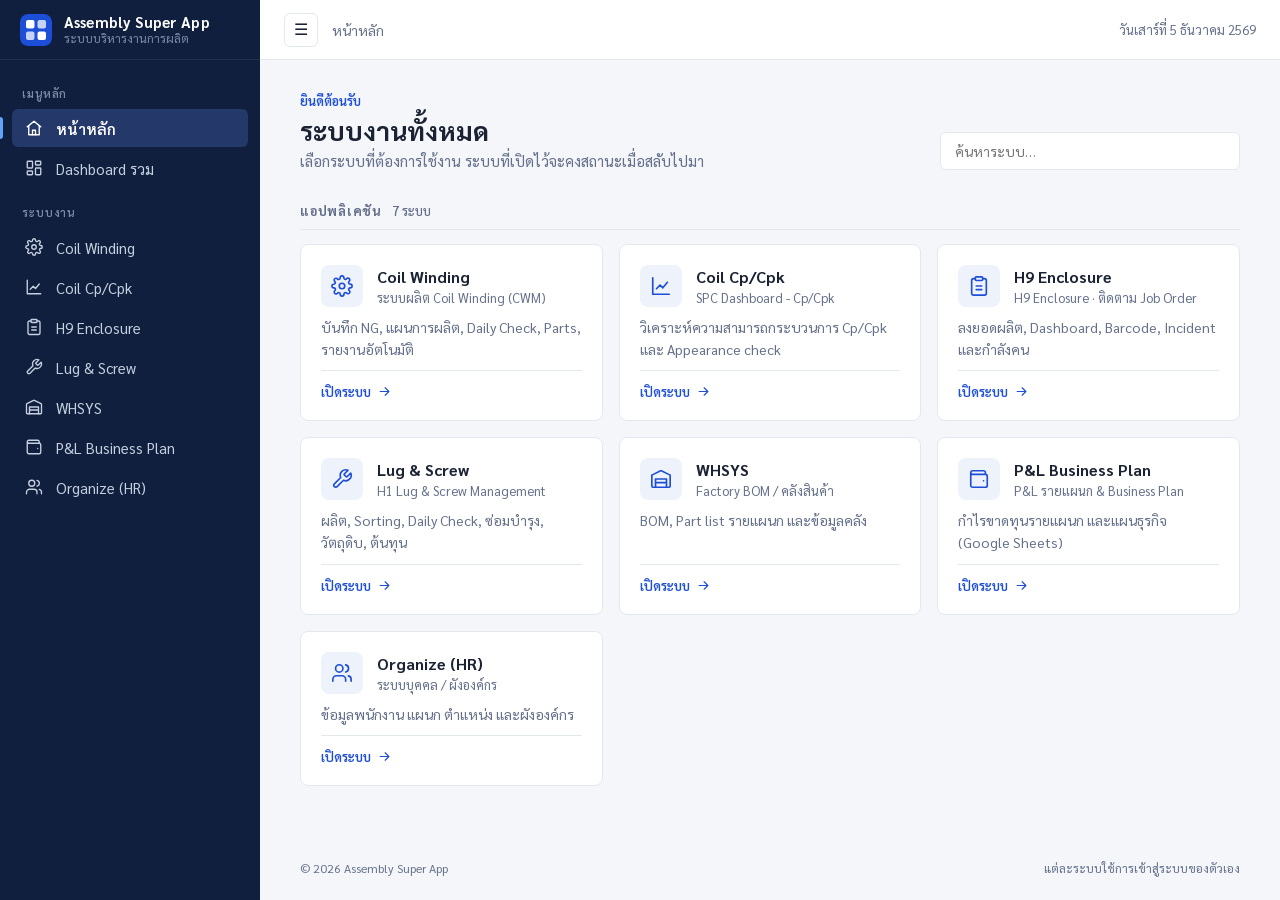
<file: index.html>
<!doctype html>
<html lang="th">
<head>
  <meta charset="utf-8">
  <meta name="viewport" content="width=device-width, initial-scale=1">
  <title>Assembly Super App</title>
  <link rel="icon" href="portal/icon.svg" type="image/svg+xml">
  <link rel="icon" href="portal/icon-32.png" sizes="32x32" type="image/png">
  <link rel="apple-touch-icon" href="portal/icon-180.png">
  <link rel="manifest" href="manifest.webmanifest">
  <meta name="theme-color" content="#0f1f3d">
  <link rel="preconnect" href="https://fonts.googleapis.com">
  <link href="https://fonts.googleapis.com/css2?family=Sarabun:wght@400;500;600;700&display=swap" rel="stylesheet">
  <link rel="stylesheet" href="portal/portal.css">
</head>
<body>
  <nav class="sidebar" id="sidebar">
    <a class="brand" href="#/">
      <img src="portal/icon.svg" alt="" width="32" height="32">
      <span class="brand-text"><strong>Assembly Super App</strong><small>ระบบบริหารงานการผลิต</small></span>
    </a>
    <div class="nav-scroll">
      <div class="nav-sep">เมนูหลัก</div>
      <a class="nav-item" href="#/" data-id="" title="หน้าหลัก">
        <span class="nav-icon" data-icon="home"></span><span class="nav-label">หน้าหลัก</span>
      </a>
      <a class="nav-item" href="#/dashboards" data-id="dashboards" title="Dashboard รวม">
        <span class="nav-icon" data-icon="dashboard"></span><span class="nav-label">Dashboard รวม</span>
      </a>
      <div class="nav-sep">ระบบงาน</div>
      <div id="navApps"></div>
      <div id="navAdmin" hidden>
        <div class="nav-sep">ผู้ดูแลระบบ</div>
        <a class="nav-item" href="#/admin" data-id="admin" title="จัดการผู้ใช้">
          <span class="nav-icon" data-icon="shield"></span><span class="nav-label">จัดการผู้ใช้</span>
        </a>
      </div>
    </div>
  </nav>
  <div class="scrim" id="scrim"></div>

  <header class="topbar">
    <button class="icon-btn menu-btn" id="menuBtn" aria-label="ซ่อน/แสดงเมนู" aria-controls="sidebar">☰</button>
    <nav class="crumbs" aria-label="ตำแหน่งปัจจุบัน">
      <a href="#/">หน้าหลัก</a><span class="current" id="current"></span>
    </nav>
    <div class="actions" id="appActions" hidden>
      <select id="subPage" aria-label="หน้าย่อย" hidden></select>
      <button class="icon-btn" id="reloadBtn" title="โหลดแอปใหม่">⟳</button>
      <a class="icon-btn" id="newTabBtn" target="_blank" rel="noopener" title="เปิดในแท็บใหม่">↗</a>
    </div>
    <span class="today" id="today"></span>
    <div class="user-menu" id="userMenu" hidden>
      <button class="user-btn" id="userBtn" aria-haspopup="true">
        <span class="avatar" id="userAvatar"></span>
        <span class="user-meta"><span class="user-name" id="userName"></span><small id="userRole"></small></span>
      </button>
      <div class="dropdown" id="userDropdown" hidden>
        <button id="changePwBtn"><span data-icon="key"></span>เปลี่ยนรหัสผ่าน</button>
        <button id="logoutBtn"><span data-icon="logout"></span>ออกจากระบบ</button>
      </div>
    </div>
  </header>

  <main class="content">
    <section class="home" id="home">
      <div class="page-head">
        <div>
          <p class="eyebrow" id="greeting">ยินดีต้อนรับ</p>
          <h1>ระบบงานทั้งหมด</h1>
          <p class="muted-lead">เลือกระบบที่ต้องการใช้งาน ระบบที่เปิดไว้จะคงสถานะเมื่อสลับไปมา</p>
        </div>
        <input type="search" id="search" placeholder="ค้นหาระบบ…" autocomplete="off">
      </div>
      <div class="section-title"><span>แอปพลิเคชัน</span><span class="count" id="appCount"></span></div>
      <div class="grid" id="grid"></div>
      <footer class="page-foot">
        <span>© <span id="year"></span> Assembly Super App</span>
        <span id="footnote"></span>
      </footer>
    </section>

    <section class="dash" id="dash" hidden>
      <div class="page-head">
        <div>
          <p class="eyebrow">ภาพรวม</p>
          <h1>Dashboard รวมทุกระบบ</h1>
          <p class="muted-lead">Dashboard ของแต่ละระบบในหน้าเดียว แต่ละช่องเข้าสู่ระบบตามสิทธิ์ของผู้ใช้</p>
        </div>
        <div class="dash-tools">
          <div class="seg" role="group" aria-label="จำนวนคอลัมน์">
            <button type="button" data-cols="1">1 คอลัมน์</button>
            <button type="button" data-cols="2">2 คอลัมน์</button>
            <button type="button" data-cols="3">3 คอลัมน์</button>
          </div>
          <button type="button" class="btn" id="dashReloadAll">⟳ โหลดใหม่ทั้งหมด</button>
        </div>
      </div>
      <div class="dash-grid" id="dashGrid"></div>
    </section>

    <section class="admin" id="admin" hidden>
      <div class="admin-head">
        <div>
          <h1>จัดการผู้ใช้</h1>
          <p>ผู้ใช้หนึ่งคน login ครั้งเดียวแล้วใช้ได้ทุกแอปที่กำหนดสิทธิ์ไว้</p>
        </div>
        <button class="btn primary" id="addUserBtn">+ เพิ่มผู้ใช้</button>
      </div>
      <input type="search" id="userSearch" placeholder="ค้นหาผู้ใช้…" autocomplete="off">
      <div class="table-wrap">
        <table class="users">
          <thead><tr><th>ผู้ใช้</th><th>สิทธิ์แอป</th><th>สถานะ</th><th>เข้าใช้ล่าสุด</th><th></th></tr></thead>
          <tbody id="userRows"><tr><td colspan="5" class="muted">กำลังโหลด…</td></tr></tbody>
        </table>
      </div>
    </section>

    <div class="frames" id="frames"></div>
  </main>

  <!-- Login -->
  <div class="overlay" id="loginOverlay" hidden>
    <form class="login-card" id="loginForm">
      <img src="portal/icon.svg" alt="" width="48" height="48">
      <h1>Assembly Super App</h1>
      <p class="muted">เข้าสู่ระบบครั้งเดียว ใช้ได้ทุกแอป</p>
      <label>Username<input id="loginUser" autocomplete="username" autocapitalize="none" required></label>
      <label>Password<input id="loginPass" type="password" autocomplete="current-password" required></label>
      <p class="error" id="loginError" hidden></p>
      <button class="btn primary" id="loginBtn" type="submit">เข้าสู่ระบบ</button>
    </form>
  </div>

  <!-- User editor -->
  <dialog class="modal" id="userModal">
    <form method="dialog" id="userForm">
      <h2 id="userModalTitle">เพิ่มผู้ใช้</h2>
      <div class="form-row">
        <label>Username<input id="fUsername" required autocapitalize="none" pattern="[A-Za-z0-9._@-]+" title="a-z 0-9 . _ - @"></label>
        <label>ชื่อ-สกุล<input id="fName" required></label>
      </div>
      <div class="form-row">
        <label><span id="fPasswordLabel">รหัสผ่าน</span><input id="fPassword" type="password" autocomplete="new-password" minlength="4"></label>
        <label class="check"><input type="checkbox" id="fActive" checked> เปิดใช้งานบัญชี</label>
      </div>
      <h3>สิทธิ์ในแต่ละแอป</h3>
      <div class="app-roles" id="fApps"></div>
      <p class="error" id="userFormError" hidden></p>
      <div class="modal-actions">
        <button class="btn danger" type="button" id="deleteUserBtn" hidden>ลบผู้ใช้</button>
        <span class="spacer"></span>
        <button class="btn" type="button" id="cancelUserBtn">ยกเลิก</button>
        <button class="btn primary" type="submit" id="saveUserBtn">บันทึก</button>
      </div>
    </form>
  </dialog>

  <!-- Change password -->
  <dialog class="modal small" id="pwModal">
    <form method="dialog" id="pwForm">
      <h2>เปลี่ยนรหัสผ่าน</h2>
      <p class="warn" id="pwNotice" hidden>คุณกำลังใช้รหัสผ่านเริ่มต้น กรุณาเปลี่ยนก่อนใช้งาน</p>
      <label>รหัสผ่านเดิม<input id="pwOld" type="password" autocomplete="current-password" required></label>
      <label>รหัสผ่านใหม่<input id="pwNew" type="password" autocomplete="new-password" minlength="4" required></label>
      <p class="error" id="pwError" hidden></p>
      <div class="modal-actions">
        <span class="spacer"></span>
        <button class="btn" type="button" id="pwCancel">ยกเลิก</button>
        <button class="btn primary" type="submit">บันทึก</button>
      </div>
    </form>
  </dialog>

  <script src="portal/icons.js"></script>
  <script src="portal/sso.js"></script>
  <script src="portal/portal.js"></script>
</body>
</html>
</file>
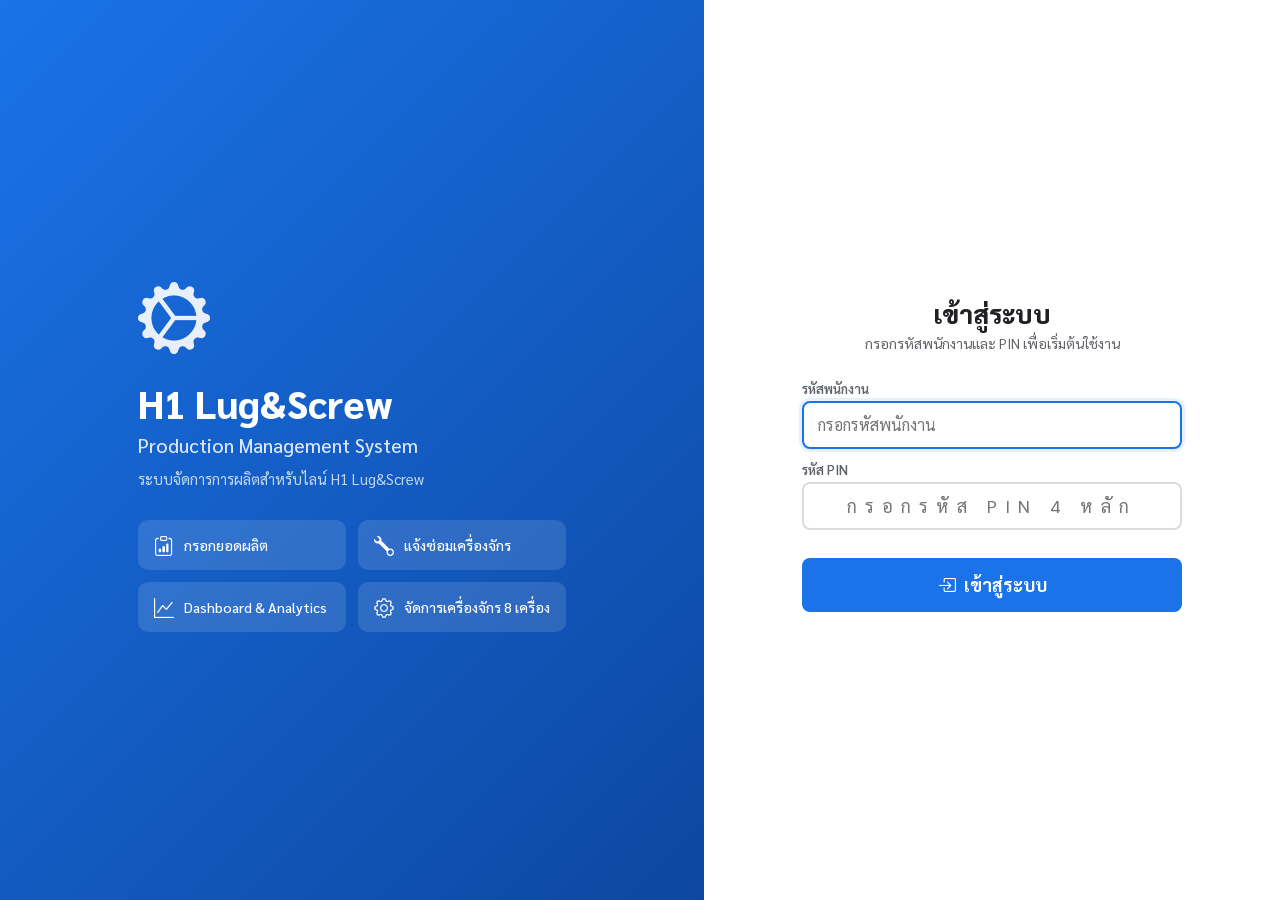
<file: apps/lug-screw/index.html>
<!DOCTYPE html>
<html lang="th">
<head>
  <meta charset="UTF-8">
  <meta name="viewport" content="width=device-width, initial-scale=1.0, maximum-scale=1.0, user-scalable=no">
  <title>H1 Lug&Screw - Login</title>
  <link rel="icon" href="https://img.icons8.com/color/48/factory.png">
  <link href="https://fonts.googleapis.com/css2?family=Sarabun:wght@400;500;600;700;800&display=swap" rel="stylesheet">
  <link href="https://cdn.jsdelivr.net/npm/bootstrap-icons@1.11.0/font/bootstrap-icons.css" rel="stylesheet">
  <link href="css/style.css" rel="stylesheet">
</head>
<body>
  <script>
    // Set device class immediately to prevent FOUC
    (function(){
      var d = window.innerWidth >= 768;
      document.body.classList.add(d ? 'is-desktop' : 'is-mobile');
    })();
  </script>
  <div class="login-wrapper">
    <!-- Desktop: Left panel with branding -->
    <div class="login-hero" id="loginHero">
      <div class="hero-content">
        <i class="bi bi-gear-wide-connected"></i>
        <h1>H1 Lug&Screw</h1>
        <h2>Production Management System</h2>
        <p>ระบบจัดการการผลิตสำหรับไลน์ H1 Lug&Screw</p>
        <div class="hero-features">
          <div class="hero-feature"><i class="bi bi-clipboard-data"></i> กรอกยอดผลิต</div>
          <div class="hero-feature"><i class="bi bi-wrench"></i> แจ้งซ่อมเครื่องจักร</div>
          <div class="hero-feature"><i class="bi bi-graph-up"></i> Dashboard & Analytics</div>
          <div class="hero-feature"><i class="bi bi-gear"></i> จัดการเครื่องจักร 8 เครื่อง</div>
        </div>
      </div>
    </div>

    <div class="login-card">
      <!-- Mobile Logo (hidden on desktop) -->
      <div class="login-logo mobile-only">
        <i class="bi bi-gear-wide-connected"></i>
        <h4>H1 Lug&Screw</h4>
        <p>Production Management System</p>
      </div>

      <!-- Desktop Logo (hidden on mobile) -->
      <div class="login-logo desktop-only">
        <h4>เข้าสู่ระบบ</h4>
        <p>กรอกรหัสพนักงานและ PIN เพื่อเริ่มต้นใช้งาน</p>
      </div>

      <!-- API URL Config (hidden by default, admin only) -->
      <div id="apiConfig" class="hidden">
        <div class="form-group">
          <label class="form-label">Apps Script URL</label>
          <input type="url" class="form-input" id="apiUrlInput"
                 placeholder="วาง URL ของ Apps Script Web App">
          <button class="btn btn-primary btn-full mt-2" onclick="saveApiUrl()" style="min-height:40px;font-size:14px;">
            <i class="bi bi-link-45deg"></i> บันทึก URL
          </button>
        </div>
      </div>

      <!-- Login Form -->
      <div id="loginForm">
        <div class="form-group">
          <label class="form-label">รหัสพนักงาน</label>
          <input type="text" class="form-input" id="employeeId" placeholder="กรอกรหัสพนักงาน"
                 autocomplete="off" style="text-transform:uppercase;">
        </div>

        <div class="form-group">
          <label class="form-label">รหัส PIN</label>
          <!-- Mobile: readonly PIN with numpad -->
          <input type="password" class="form-input pin-display mobile-only" id="pinInputMobile" maxlength="4"
                 readonly placeholder="- - - -">
          <!-- Desktop: direct keyboard input -->
          <input type="password" class="form-input desktop-only" id="pinInputDesktop" maxlength="4"
                 placeholder="กรอกรหัส PIN 4 หลัก" inputmode="numeric"
                 style="font-size:18px;text-align:center;letter-spacing:8px;"
                 onkeydown="if(event.key==='Enter')doLogin()">
        </div>

        <div id="errorMsg" class="hidden" style="background:#fce8e6;color:#c5221f;padding:10px 14px;border-radius:8px;font-size:14px;margin-bottom:12px;"></div>

        <!-- Mobile Numpad -->
        <div class="numpad mobile-only">
          <button class="numpad-btn" onclick="addPin('1')">1</button>
          <button class="numpad-btn" onclick="addPin('2')">2</button>
          <button class="numpad-btn" onclick="addPin('3')">3</button>
          <button class="numpad-btn" onclick="addPin('4')">4</button>
          <button class="numpad-btn" onclick="addPin('5')">5</button>
          <button class="numpad-btn" onclick="addPin('6')">6</button>
          <button class="numpad-btn" onclick="addPin('7')">7</button>
          <button class="numpad-btn" onclick="addPin('8')">8</button>
          <button class="numpad-btn" onclick="addPin('9')">9</button>
          <button class="numpad-btn" onclick="clearPin()" style="font-size:16px;"><i class="bi bi-x-lg"></i></button>
          <button class="numpad-btn" onclick="addPin('0')">0</button>
          <button class="numpad-btn" onclick="deletePin()" style="font-size:16px;"><i class="bi bi-backspace"></i></button>
        </div>

        <button class="btn btn-primary btn-full mt-3" onclick="doLogin()" id="loginBtn"
                style="height:54px;font-size:18px;font-weight:700;">
          <i class="bi bi-box-arrow-in-right"></i> เข้าสู่ระบบ
        </button>

        <button onclick="changeApiUrl()" id="apiUrlBtn" style="display:none;margin:12px auto 0;background:none;border:none;color:#5f6368;font-size:12px;cursor:pointer;font-family:inherit;">
          <i class="bi bi-gear"></i> เปลี่ยน API URL
        </button>
      </div>
    </div>
  </div>

  <script src="js/api.js"></script>
  <script src="js/auth.js"></script>
  <script src="js/ui.js"></script>
  <script>
    let pinValue = '';
    const isDesktop = window.innerWidth >= 768;

    // Apply device classes
    document.body.classList.toggle('is-desktop', isDesktop);
    document.body.classList.toggle('is-mobile', !isDesktop);

    // Initialize - go straight to login
    (function init() {
      // Auto-redirect if already logged in
      if (Auth.isLoggedIn()) {
        window.location.href = 'pages/' + Auth.getHomePage() + '.html';
        return;
      }

      // Focus employee ID input
      setTimeout(() => {
        document.getElementById('employeeId').focus();
      }, 100);
    })();

    function saveApiUrl() {
      const url = document.getElementById('apiUrlInput').value.trim();
      if (!url) {
        UI.showToast('กรุณาวาง URL', 'warning');
        return;
      }
      API.setBaseUrl(url);
      document.getElementById('apiConfig').classList.add('hidden');
      document.getElementById('loginForm').classList.remove('hidden');
      UI.showToast('บันทึก URL เรียบร้อย', 'success');
    }

    function changeApiUrl() {
      document.getElementById('apiUrlInput').value = API.getBaseUrl();
      document.getElementById('apiConfig').classList.remove('hidden');
      document.getElementById('loginForm').classList.add('hidden');
    }

    // Mobile numpad functions
    function addPin(digit) {
      if (pinValue.length < 4) {
        pinValue += digit;
        document.getElementById('pinInputMobile').value = pinValue;
        hideError();
      }
    }

    function deletePin() {
      pinValue = pinValue.slice(0, -1);
      document.getElementById('pinInputMobile').value = pinValue;
    }

    function clearPin() {
      pinValue = '';
      document.getElementById('pinInputMobile').value = '';
    }

    function getPin() {
      if (isDesktop) {
        return document.getElementById('pinInputDesktop').value;
      }
      return pinValue;
    }

    function showError(msg) {
      const el = document.getElementById('errorMsg');
      el.textContent = msg;
      el.classList.remove('hidden');
    }

    function hideError() {
      document.getElementById('errorMsg').classList.add('hidden');
    }

    async function doLogin() {
      const employeeId = document.getElementById('employeeId').value.trim().toUpperCase();
      const pin = getPin();

      if (!employeeId) { showError('กรุณากรอกรหัสพนักงาน'); return; }
      if (pin.length !== 4) { showError('กรุณากรอกรหัส PIN 4 หลัก'); return; }

      const btn = document.getElementById('loginBtn');
      btn.disabled = true;
      btn.innerHTML = '<div class="spinner" style="width:20px;height:20px;border-width:3px;"></div> กำลังเข้าสู่ระบบ...';

      try {
        // Logging in again is harmless (it just mints a fresh session token), so
        // this request is safe to replay when Apps Script drops or stalls the
        // redirect hop that carries the response.
        const result = await API.post('login', { employeeId, pin }, { retries: 2 });
        if (result.success) {
          Auth.setToken(result.token);
          Auth.setUser(result.user);
          // Keep the spinner up while the browser navigates away.
          btn.dataset.navigating = '1';
          window.location.href = 'pages/' + Auth.getHomePage() + '.html';
          return;
        }
        showError(result.message);
      } catch (err) {
        const timedOut = err && String(err.message || '').indexOf('หมดเวลา') === 0;
        showError(timedOut
          ? 'เชื่อมต่อ server ช้าผิดปกติ กรุณาลองใหม่อีกครั้ง'
          : 'เชื่อมต่อ server ไม่ได้ - ตรวจสอบสัญญาณอินเทอร์เน็ต');
      } finally {
        if (!btn.dataset.navigating) {
          btn.disabled = false;
          btn.innerHTML = '<i class="bi bi-box-arrow-in-right"></i> เข้าสู่ระบบ';
        }
      }
    }

    // Desktop: Enter key on employee ID field
    document.getElementById('employeeId').addEventListener('keydown', function(e) {
      if (e.key === 'Enter' && isDesktop) {
        document.getElementById('pinInputDesktop').focus();
      }
    });

    // Hidden: tap logo 5 times to show API URL config (admin only)
    let logoTapCount = 0;
    let logoTapTimer = null;
    document.querySelectorAll('.login-logo').forEach(el => {
      el.addEventListener('click', function() {
        logoTapCount++;
        clearTimeout(logoTapTimer);
        logoTapTimer = setTimeout(() => { logoTapCount = 0; }, 2000);
        if (logoTapCount >= 5) {
          logoTapCount = 0;
          document.getElementById('apiUrlBtn').style.display = 'block';
          document.getElementById('apiUrlInput').value = API.getBaseUrl();
          document.getElementById('apiConfig').classList.remove('hidden');
          UI.showToast('โหมดตั้งค่า API URL', 'info');
        }
      });
    });
  </script>
</body>
</html>
</file>
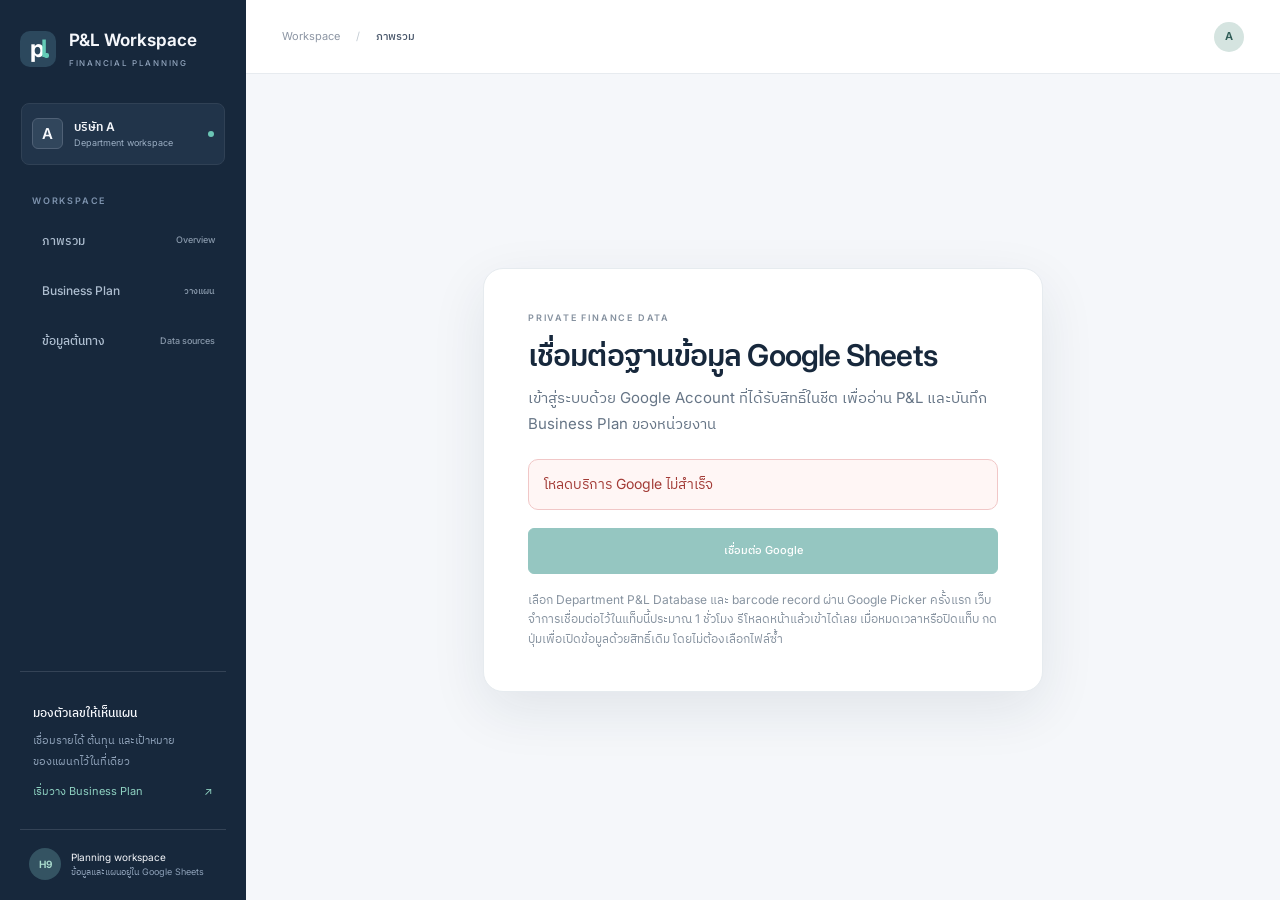
<file: apps/pl-business-plan/index.html>
<!doctype html>
<html lang="th">
<head>
  <meta charset="utf-8">
  <meta name="viewport" content="width=device-width,initial-scale=1">
  <meta name="theme-color" content="#17283c">
  <meta name="description" content="วิเคราะห์ Profit & Loss รายแผนก เปรียบเทียบ Business Plan และจำลองแผนธุรกิจจากเอกสาร Excel">
  <title>P&L Workspace | แผนกและ Business Plan</title>
  <link rel="stylesheet" href="style.css?v=20261013j">
  <link rel="stylesheet" href="daily-view.css?v=20261014j">
  <script src="pl-settings.js?v=20261013j" defer></script>
  <script src="workbook-data.js?v=20261014l" defer></script>
  <script src="google-sheets.js?v=20261014l" defer></script>
</head>
<body>
  <aside class="sidebar" id="sidebar">
    <a class="brand" href="#overview"><span class="brand-mark">p<span>l</span><i></i></span><div>P&L Workspace<small>FINANCIAL PLANNING</small></div></a>
    <div class="workspace"><span class="company-icon">A</span><div>บริษัท A<small>Department workspace</small></div><span class="workspace-dot"></span></div>
    <div class="nav-label">WORKSPACE</div>
    <nav aria-label="เมนูหลัก">
      <a href="#overview" data-page="overview"><span data-icon="overview"></span>ภาพรวม<span class="nav-en">Overview</span></a>
      <a href="#plan" data-page="plan"><span data-icon="plan"></span>Business Plan<span class="nav-en">วางแผน</span></a>
      <a href="#sources" data-page="sources"><span data-icon="database"></span>ข้อมูลต้นทาง<span class="nav-en">Data sources</span></a>
    </nav>
    <div class="sidebar-note"><div class="note-icon" data-icon="spark"></div><strong>มองตัวเลขให้เห็นแผน</strong><p>เชื่อมรายได้ ต้นทุน และเป้าหมาย<br>ของแผนกไว้ในที่เดียว</p><a href="#plan">เริ่มวาง Business Plan <span>↗</span></a></div>
    <div class="sidebar-foot"><div class="avatar">H9</div><div>Planning workspace<small>ข้อมูลและแผนอยู่ใน Google Sheets</small></div></div>
  </aside>
  <div class="shell">
    <header class="topbar"><div class="breadcrumb"><button class="icon-button mobile-menu" id="menu-toggle" aria-label="เปิดเมนู"><span data-icon="menu"></span></button><span>Workspace</span><span class="crumb-divider">/</span><strong id="breadcrumb">ภาพรวม</strong></div><div class="topbar-right"><span class="prototype" id="connection-status" hidden><i></i>Google Sheets เชื่อมต่อแล้ว</span><button class="icon-button" id="refresh-data" aria-label="โหลดข้อมูลใหม่" title="โหลดข้อมูลใหม่" hidden><span data-icon="reset"></span></button><button class="icon-button" id="help" aria-label="ข้อมูลเกี่ยวกับต้นแบบ"><span data-icon="info"></span></button><span class="top-avatar">A</span></div></header>
    <section class="connect-gate" id="connect-gate" aria-labelledby="connect-title">
      <div class="connect-card"><div class="eyebrow">PRIVATE FINANCE DATA</div><h1 id="connect-title">เชื่อมต่อฐานข้อมูล Google Sheets</h1><p>เข้าสู่ระบบด้วย Google Account ที่ได้รับสิทธิ์ในชีต เพื่ออ่าน P&amp;L และบันทึก Business Plan ของหน่วยงาน</p><div class="connect-message" id="connect-message" role="status" aria-live="polite"><span id="connect-message-text">กำลังตรวจการตั้งค่า…</span><div class="connect-progress" id="connect-progress" hidden><div class="connect-progress-track"><span class="connect-progress-bar" id="connect-progress-bar"></span></div><strong id="connect-progress-value">0%</strong></div></div><button class="button primary" id="google-signin" type="button" disabled>เชื่อมต่อ Google</button><small>เลือก Department P&L Database และ barcode record ผ่าน Google Picker ครั้งแรก เว็บจำการเชื่อมต่อไว้ในแท็บนี้ประมาณ 1 ชั่วโมง รีโหลดหน้าแล้วเข้าได้เลย เมื่อหมดเวลาหรือปิดแท็บ กดปุ่มเพื่อเปิดข้อมูลด้วยสิทธิ์เดิม โดยไม่ต้องเลือกไฟล์ซ้ำ</small></div>
    </section>
    <main id="main" hidden>
      <div class="page-heading"><div><div class="eyebrow" id="eyebrow">DEPARTMENT PERFORMANCE</div><h1 id="page-title">ภาพรวมผลประกอบการ</h1><p id="page-description">เห็นผลของแผนก พร้อมตัวเลขที่ใช้ตัดสินใจในแต่ละเดือน</p></div><div class="heading-actions"><button class="button secondary" id="export"><span data-icon="download"></span>ส่งออก CSV</button><a class="button primary" href="#plan" id="plan-link"><span data-icon="plus"></span>วางแผนธุรกิจ</a></div></div>
      <section class="filters" id="filters" aria-label="ตัวกรองข้อมูล"><div class="filter"><span data-icon="building"></span><label for="scope">หน่วยงาน</label><select id="scope"><option value="pd">แผนก H9</option><option value="company">บริษัท A (ภาพรวม)</option></select><button class="button secondary small" id="add-department" type="button" title="เพิ่มแผนก">+ เพิ่มแผนก</button></div><span class="filter-divider"></span><div class="filter"><span data-icon="calendar"></span><label for="period">ช่วงเวลา</label><select id="period"></select></div><div class="filter year-filter" id="year-filter"><label for="year">ปีเอกสาร</label><select id="year"><option>2022</option></select></div><div class="filter daily-date-filter" id="daily-date-filter" hidden><label for="daily-date-from">จาก</label><input id="daily-date-from" type="date" aria-label="วันที่เริ่มต้น" disabled><label for="daily-date-to">ถึง</label><input id="daily-date-to" type="date" aria-label="วันที่สิ้นสุด" disabled></div><div class="filters-right"><span class="status" id="period-kind">Actual</span><span id="unit-label">หน่วย: ล้านบาท</span></div></section>
      <div id="view"></div>
      <footer class="page-footer"><span><i></i>ข้อมูลจากเอกสาร Excel • ปี 2022</span><span>ค่าที่บันทึกไว้ในไฟล์ต้นทาง · อัปเดตเอกสารในต้นแบบ 12 ต.ค. 2026</span></footer>
    </main>
  </div>
  <div class="toast" id="toast" role="status"></div>
  <dialog id="dialog"><div class="dialog-head"><h2 id="dialog-title"></h2><button class="icon-button" id="dialog-close" aria-label="ปิด"><span data-icon="close"></span></button></div><div id="dialog-body"></div></dialog>
</body>
</html>
</file>
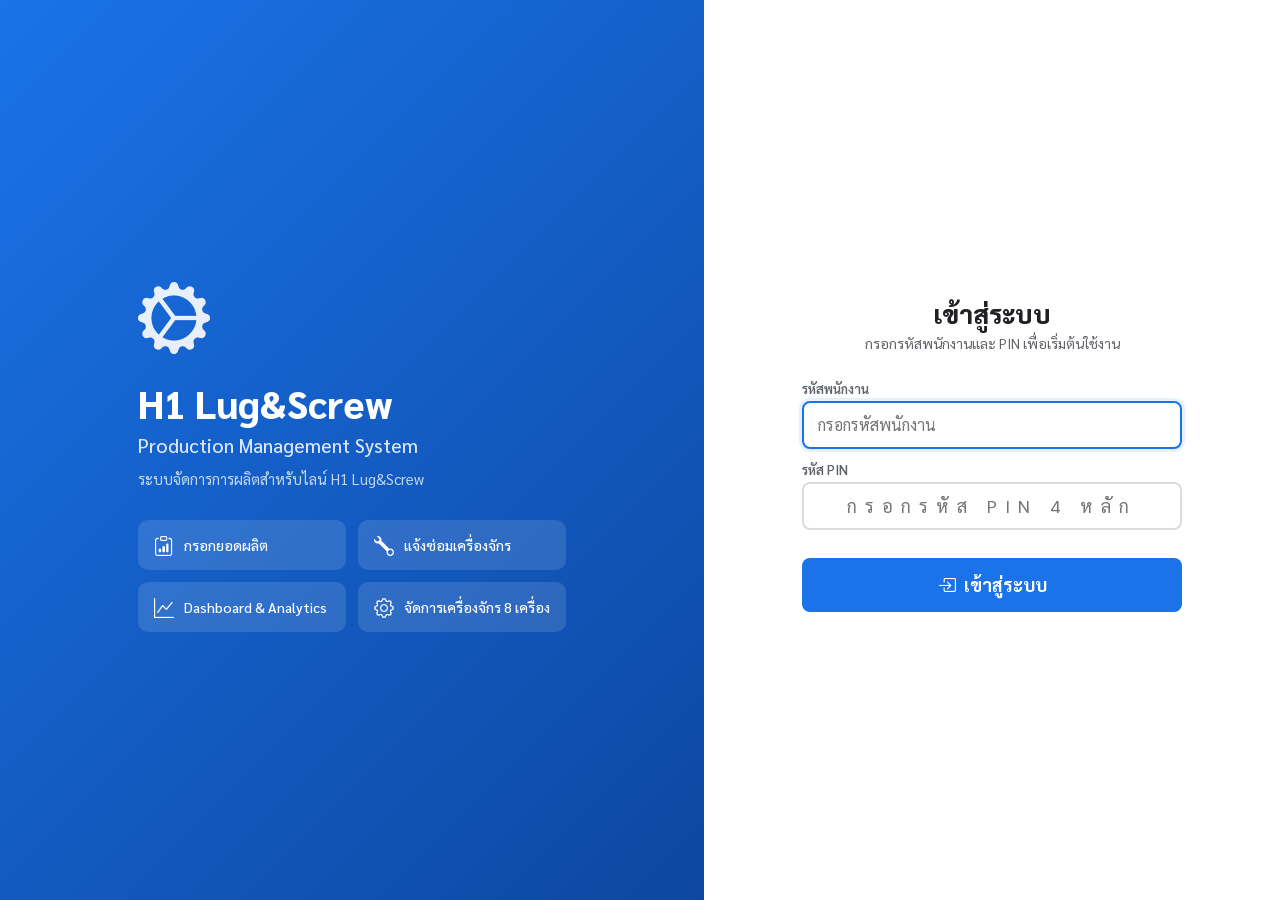
<file: apps/lug-screw/pages/admin.html>
<!DOCTYPE html>
<html lang="th">
<head>
  <meta charset="UTF-8">
  <meta name="viewport" content="width=device-width, initial-scale=1.0, maximum-scale=1.0, user-scalable=no">
  <title>จัดการระบบ - H1 Lug&Screw</title>
  <link rel="icon" href="https://img.icons8.com/color/48/factory.png">
  <link href="https://fonts.googleapis.com/css2?family=Sarabun:wght@400;500;600;700;800&display=swap" rel="stylesheet">
  <link href="https://cdn.jsdelivr.net/npm/bootstrap-icons@1.11.0/font/bootstrap-icons.css" rel="stylesheet">
  <link href="../css/style.css" rel="stylesheet">
</head>
<body>
  <div class="container mt-3">
    <!-- Tabs -->
    <div class="tabs">
      <button class="tab-btn active" onclick="switchTab(this,'users')"><i class="bi bi-people"></i> พนักงาน</button>
      <button class="tab-btn" onclick="switchTab(this,'machines')"><i class="bi bi-gear"></i> เครื่องจักร</button>
      <button class="tab-btn" onclick="switchTab(this,'products')"><i class="bi bi-box"></i> สินค้า</button>
      <button class="tab-btn" onclick="switchTab(this,'suppliers')"><i class="bi bi-truck"></i> Supplier</button>
      <button class="tab-btn" onclick="switchTab(this,'actionlog')"><i class="bi bi-journal-text"></i> Action History</button>
    </div>

    <!-- Users Tab -->
    <div class="tab-content active" id="tab-users">
      <div class="card">
        <div class="card-title"><i class="bi bi-person-plus"></i> เพิ่มพนักงานใหม่</div>
        <div style="display:grid;grid-template-columns:1fr 1fr;gap:8px;">
          <input type="text" class="form-input" id="newEmpId" placeholder="รหัสพนักงาน" style="text-transform:uppercase;">
          <input type="text" class="form-input" id="newEmpName" placeholder="ชื่อ-นามสกุล">
        </div>
        <div style="display:grid;grid-template-columns:1fr 1fr;gap:8px;" class="mt-2">
          <input type="password" class="form-input" id="newEmpPin" placeholder="PIN 4 หลัก" maxlength="4">
          <select class="form-input" id="newEmpRole" onchange="toggleNewShift()">
            <option value="viewer">Viewer</option>
            <option value="operator">Operator</option>
            <option value="maintenance">Maintenance</option>
            <option value="supervisor">Supervisor</option>
            <option value="admin">Admin</option>
          </select>
        </div>
        <div style="display:grid;grid-template-columns:1fr 1fr;gap:8px;" class="mt-2" id="newShiftRow">
          <div id="newShiftField">
            <select class="form-input" id="newEmpShift">
              <option value="">-- กะ (ถ้าเป็น Operator) --</option>
              <option value="A">กะ A</option>
              <option value="B">กะ B</option>
            </select>
          </div>
          <button class="btn btn-primary" onclick="addNewUser()"><i class="bi bi-plus-lg"></i> เพิ่ม</button>
        </div>
      </div>

      <div class="card">
        <div class="card-title"><i class="bi bi-people"></i> รายชื่อพนักงาน</div>
        <div class="table-wrap">
          <table class="data-table">
            <thead>
              <tr><th>รหัส</th><th>ชื่อ</th><th>บทบาท</th><th>กะ</th><th>สิทธิ์</th><th>สถานะ</th><th>จัดการ</th></tr>
            </thead>
            <tbody id="usersTableBody">
              <tr><td colspan="7" class="text-center text-muted">กำลังโหลด...</td></tr>
            </tbody>
          </table>
        </div>
      </div>
    </div>

    <!-- Machines Tab -->
    <div class="tab-content" id="tab-machines">
      <div class="card">
        <div class="card-title"><i class="bi bi-gear"></i> เครื่องจักร H1 Lug&Screw Line</div>
        <div id="machinesList"><p class="text-center text-muted">กำลังโหลด...</p></div>
      </div>
    </div>

    <!-- Products Tab -->
    <div class="tab-content" id="tab-products">
      <div class="card">
        <div class="card-title"><i class="bi bi-box"></i> ผลิตภัณฑ์และ BOM</div>
        <div id="productsList"><p class="text-center text-muted">กำลังโหลด...</p></div>
      </div>
    </div>

    <!-- Suppliers Tab -->
    <div class="tab-content" id="tab-suppliers">
      <div class="card">
        <div class="card-title"><i class="bi bi-plus-circle"></i> เพิ่ม Supplier</div>
        <div style="display:flex;gap:8px;flex-wrap:wrap;align-items:flex-end;">
          <div style="flex:1;min-width:200px;">
            <label class="form-label" for="supplierNameInput">ชื่อ Supplier</label>
            <input type="text" class="form-input" id="supplierNameInput" maxlength="80" placeholder="เช่น ABC Metal"
                   onkeydown="if(event.key==='Enter')addSupplierAdmin()">
          </div>
          <div style="min-width:160px;">
            <label class="form-label" for="supplierTypeInput">ส่งชิ้นส่วน</label>
            <select class="form-input" id="supplierTypeInput">
              <option value="lug">Lug</option>
              <option value="screw">Screw</option>
              <option value="both">ทั้ง Lug และ Screw</option>
            </select>
          </div>
          <button class="btn btn-primary" id="supplierAddBtn" onclick="addSupplierAdmin()" style="min-width:90px;"><i class="bi bi-plus-lg"></i> เพิ่ม</button>
        </div>
        <div class="text-xs text-muted mt-1">รายชื่อนี้ใช้เป็นตัวเลือก Supplier ของ Lug / Screw ในเมนูเครื่องจักร</div>
      </div>
      <div class="card">
        <div class="card-title"><i class="bi bi-truck"></i> รายชื่อ Supplier</div>
        <div id="suppliersList"><p class="text-center text-muted">กำลังโหลด...</p></div>
      </div>
    </div>

    <!-- Action Log Tab (Admin only) -->
    <div class="tab-content" id="tab-actionlog">
      <div class="card">
        <div class="card-title"><i class="bi bi-journal-text"></i> ประวัติการใช้งาน (Admin)</div>
        <div id="actionLogList"><p class="text-center text-muted">กำลังโหลด...</p></div>
      </div>
    </div>
  </div>

  <!-- Edit User Modal -->
  <div class="modal-overlay" id="editUserModal">
    <div class="modal-content" style="max-width:520px;">
      <button class="modal-close" onclick="closeEditModal()">&times;</button>
      <h3 style="margin:0 0 16px;font-weight:700;font-size:18px;">
        <i class="bi bi-person-gear"></i> จัดการพนักงาน
      </h3>

      <!-- User Info -->
      <div class="edit-section">
        <div class="edit-section-title">ข้อมูลพนักงาน</div>
        <div class="form-group">
          <label class="form-label">รหัสพนักงาน</label>
          <input type="text" class="form-input" id="editEmpId" disabled style="background:#f1f3f4;">
        </div>
        <div style="display:grid;grid-template-columns:1fr 1fr;gap:8px;">
          <div class="form-group">
            <label class="form-label">ชื่อ-นามสกุล</label>
            <input type="text" class="form-input" id="editEmpName">
          </div>
          <div class="form-group">
            <label class="form-label">บทบาท (Role)</label>
            <select class="form-input" id="editEmpRole" onchange="onRoleChange()">
              <option value="viewer">Viewer - ดู Dashboard</option>
              <option value="operator">Operator - ช่างผลิต</option>
              <option value="maintenance">Maintenance - ช่างซ่อม</option>
              <option value="supervisor">Supervisor - หัวหน้า</option>
              <option value="admin">Admin - ผู้ดูแล</option>
            </select>
          </div>
        </div>
        <div style="display:grid;grid-template-columns:1fr 1fr 1fr;gap:8px;">
          <div class="form-group">
            <label class="form-label">PIN ใหม่ <span class="text-muted text-xs">(เว้นว่าง = ไม่เปลี่ยน)</span></label>
            <input type="password" class="form-input" id="editEmpPin" placeholder="****" maxlength="4">
          </div>
          <div class="form-group">
            <label class="form-label">สถานะ</label>
            <select class="form-input" id="editEmpActive">
              <option value="true">ใช้งาน</option>
              <option value="false">ระงับ</option>
            </select>
          </div>
          <div class="form-group" id="editShiftGroup">
            <label class="form-label">กะ</label>
            <select class="form-input" id="editEmpShift">
              <option value="">ไม่ระบุ</option>
              <option value="A">กะ A</option>
              <option value="B">กะ B</option>
            </select>
          </div>
        </div>
      </div>

      <!-- Permissions -->
      <div class="edit-section">
        <div class="edit-section-title">
          สิทธิ์การเข้าถึง
          <button class="btn btn-outline btn-sm" style="min-height:28px;font-size:11px;padding:2px 10px;margin-left:auto;"
                  onclick="resetToRoleDefaults()">
            <i class="bi bi-arrow-counterclockwise"></i> รีเซ็ตตาม Role
          </button>
        </div>
        <div class="perm-grid" id="permGrid">
          <label class="perm-item">
            <input type="checkbox" id="perm_inbox">
            <span class="perm-icon"><i class="bi bi-inbox"></i></span>
            <span>Inbox</span>
          </label>
          <label class="perm-item">
            <input type="checkbox" id="perm_production">
            <span class="perm-icon"><i class="bi bi-clipboard-data"></i></span>
            <span>กรอกยอดผลิต</span>
          </label>
          <label class="perm-item">
            <input type="checkbox" id="perm_maintenance">
            <span class="perm-icon"><i class="bi bi-wrench"></i></span>
            <span>แจ้งซ่อม</span>
          </label>
          <label class="perm-item">
            <input type="checkbox" id="perm_rawmaterial">
            <span class="perm-icon"><i class="bi bi-box-seam"></i></span>
            <span>รับวัตถุดิบ</span>
          </label>
          <label class="perm-item">
            <input type="checkbox" id="perm_machines">
            <span class="perm-icon"><i class="bi bi-gear"></i></span>
            <span>เครื่องจักร</span>
          </label>
          <label class="perm-item">
            <input type="checkbox" id="perm_dashboard">
            <span class="perm-icon"><i class="bi bi-graph-up"></i></span>
            <span>Dashboard</span>
          </label>
          <label class="perm-item">
            <input type="checkbox" id="perm_joborders">
            <span class="perm-icon"><i class="bi bi-card-checklist"></i></span>
            <span>Job Order</span>
          </label>
          <label class="perm-item">
            <input type="checkbox" id="perm_cost">
            <span class="perm-icon"><i class="bi bi-cash-stack"></i></span>
            <span>บริหารต้นทุน</span>
          </label>
          <label class="perm-item">
            <input type="checkbox" id="perm_labor">
            <span class="perm-icon"><i class="bi bi-people"></i></span>
            <span>ค่าแรงคน</span>
          </label>
          <label class="perm-item">
            <input type="checkbox" id="perm_sorting">
            <span class="perm-icon"><i class="bi bi-funnel"></i></span>
            <span>คัดแยก</span>
          </label>
          <label class="perm-item">
            <input type="checkbox" id="perm_waste">
            <span class="perm-icon"><i class="bi bi-trash3"></i></span>
            <span>ทิ้งขยะ</span>
          </label>
          <label class="perm-item">
            <input type="checkbox" id="perm_alarm">
            <span class="perm-icon"><i class="bi bi-bell"></i></span>
            <span>สถิติ Alarm</span>
          </label>
          <label class="perm-item">
            <input type="checkbox" id="perm_dailycheck">
            <span class="perm-icon"><i class="bi bi-clipboard-check"></i></span>
            <span>Daily Check</span>
          </label>
          <label class="perm-item">
            <input type="checkbox" id="perm_admin">
            <span class="perm-icon"><i class="bi bi-person-gear"></i></span>
            <span>จัดการระบบ</span>
          </label>
          <label class="perm-item">
            <input type="checkbox" id="perm_ngExport">
            <span class="perm-icon"><i class="bi bi-file-earmark-spreadsheet"></i></span>
            <span>ส่งออก NG (QC)</span>
          </label>
          <label class="perm-item">
            <input type="checkbox" id="perm_sortingClose">
            <span class="perm-icon"><i class="bi bi-check2-square"></i></span>
            <span>ปิดงาน Sort (ยอดไม่ครบ)</span>
          </label>
          <label class="perm-item">
            <input type="checkbox" id="perm_ok1Confirm">
            <span class="perm-icon"><i class="bi bi-patch-check"></i></span>
            <span>ยืนยัน OK 1st Part (Leader)</span>
          </label>
        </div>
      </div>

      <!-- Actions -->
      <div style="display:flex;gap:8px;margin-top:16px;">
        <button class="btn btn-primary btn-full" onclick="saveUserEdit()" id="saveEditBtn">
          <i class="bi bi-check-lg"></i> บันทึก
        </button>
        <button class="btn btn-outline" onclick="closeEditModal()" style="min-width:100px;">ยกเลิก</button>
      </div>
    </div>
  </div>

  <script src="../js/api.js"></script>
  <script src="../js/auth.js"></script>
  <script src="../js/ui.js"></script>
  <script>
    // Default permissions by role (must match backend)
    const ROLE_DEFAULTS = {
      viewer:      { inbox: true, production: false, maintenance: false, rawmaterial: false, machines: false, dashboard: true,  admin: false, joborders: false, cost: false, labor: false, waste: false, sorting: false, alarm: false, dailycheck: false, ngExport: false, sortingClose: false, ok1Confirm: false },
      operator:    { inbox: true, production: true, maintenance: true, rawmaterial: false, machines: true, dashboard: false, admin: false, joborders: false, cost: false, labor: false, waste: true,  sorting: true,  alarm: true,  dailycheck: true, ngExport: false, sortingClose: false, ok1Confirm: false },
      maintenance: { inbox: true, production: true, maintenance: true, rawmaterial: true,  machines: true, dashboard: false, admin: false, joborders: false, cost: false, labor: false, waste: true,  sorting: true,  alarm: true,  dailycheck: true, ngExport: false, sortingClose: false, ok1Confirm: false },
      supervisor:  { inbox: true, production: true, maintenance: true, rawmaterial: true,  machines: true, dashboard: true,  admin: false, joborders: true,  cost: true,  labor: false, waste: true,  sorting: true,  alarm: true,  dailycheck: true, ngExport: true, sortingClose: true,  ok1Confirm: true  },
      admin:       { inbox: true, production: true, maintenance: true, rawmaterial: true,  machines: true, dashboard: true,  admin: true, joborders: true, cost: true,  labor: false, waste: true,  sorting: true,  alarm: true,  dailycheck: true, ngExport: true, sortingClose: true,  ok1Confirm: true  }
    };

    const PERM_KEYS = ['inbox', 'production', 'maintenance', 'rawmaterial', 'machines', 'dashboard', 'joborders', 'cost', 'labor', 'waste', 'sorting', 'alarm', 'dailycheck', 'admin', 'ngExport', 'sortingClose', 'ok1Confirm'];
    let allUsersData = [];
    let editingUser = null;

    (function init() {
      if (!Auth.requirePermission('admin')) return;
      UI.renderTopNav('จัดการระบบ', 'bi-person-gear');
      UI.renderNav('admin');
      loadUsers();
      loadMachinesAdmin();
      loadProductsAdmin();
      loadSuppliersAdmin();
      loadActionHistoryAdmin();
    })();

    const SUPPLIER_TYPE_LABELS = { lug: 'Lug', screw: 'Screw', both: 'Lug + Screw' };
    function supplierEsc(v) {
      return String(v == null ? '' : v).replace(/&/g, '&amp;').replace(/</g, '&lt;').replace(/>/g, '&gt;').replace(/"/g, '&quot;');
    }

    async function loadSuppliersAdmin() {
      const el = document.getElementById('suppliersList');
      try {
        const list = await API.get('getSuppliers');
        if (!Array.isArray(list) || !list.length) {
          el.innerHTML = '<p class="text-center text-muted text-sm">ยังไม่มี Supplier — เพิ่มได้จากฟอร์มด้านบน</p>';
          return;
        }
        const group = (title, items) => '<div class="font-bold text-sm mt-2 mb-1">' + title + ' (' + items.length + ')</div>' +
          (items.length ? '<div class="table-wrap"><table class="data-table"><thead><tr><th>ชื่อ Supplier</th><th>ส่งชิ้นส่วน</th><th style="width:80px;"></th></tr></thead><tbody>' +
            items.map(s => '<tr><td><strong>' + supplierEsc(s.supplierName) + '</strong></td>' +
              '<td>' + supplierEsc(SUPPLIER_TYPE_LABELS[s.partType] || s.partType) + '</td>' +
              '<td style="text-align:right;"><button class="btn btn-outline btn-sm" style="color:var(--danger);" ' +
              'onclick="deleteSupplierAdmin(\'' + supplierEsc(s.supplierId) + '\', this)" data-name="' + supplierEsc(s.supplierName) + '">' +
              '<i class="bi bi-trash"></i> ลบ</button></td></tr>').join('') +
            '</tbody></table></div>' : '<p class="text-muted text-sm">ไม่มีรายการ</p>');
        el.innerHTML = group('Lug', list.filter(s => s.partType === 'lug' || s.partType === 'both')) +
          group('Screw', list.filter(s => s.partType === 'screw' || s.partType === 'both'));
      } catch (err) {
        el.innerHTML = '<p class="text-center text-danger text-sm">โหลดรายชื่อ Supplier ไม่สำเร็จ <a href="#" onclick="loadSuppliersAdmin();return false;">ลองใหม่</a></p>';
      }
    }

    async function addSupplierAdmin() {
      const input = document.getElementById('supplierNameInput');
      const supplierName = (input.value || '').trim();
      const partType = document.getElementById('supplierTypeInput').value;
      if (!supplierName) { input.focus(); return; }
      const btn = document.getElementById('supplierAddBtn');
      btn.disabled = true;
      try {
        const result = await API.post('addSupplier', { supplierName, partType });
        UI.showToast(result.message || (result.success ? 'เพิ่มแล้ว' : 'เพิ่มไม่สำเร็จ'), result.success ? 'success' : 'error');
        if (result.success) { input.value = ''; loadSuppliersAdmin(); }
      } catch (err) {
        UI.showToast('เพิ่ม Supplier ไม่สำเร็จ', 'error');
      } finally {
        btn.disabled = false;
      }
    }

    async function deleteSupplierAdmin(supplierId, btn) {
      const name = btn && btn.dataset ? btn.dataset.name : '';
      if (!confirm('ลบ Supplier "' + name + '" ใช่หรือไม่?\n(ยอดผลิตที่บันทึกไปแล้วยังเก็บชื่อเดิมไว้)')) return;
      try {
        const result = await API.post('deleteSupplier', { supplierId });
        UI.showToast(result.message || (result.success ? 'ลบแล้ว' : 'ลบไม่สำเร็จ'), result.success ? 'success' : 'error');
        if (result.success) loadSuppliersAdmin();
      } catch (err) {
        UI.showToast('ลบ Supplier ไม่สำเร็จ', 'error');
      }
    }

    function switchTab(btn, tabId) {
      document.querySelectorAll('.tab-btn').forEach(b => b.classList.remove('active'));
      document.querySelectorAll('.tab-content').forEach(t => t.classList.remove('active'));
      btn.classList.add('active');
      document.getElementById('tab-' + tabId).classList.add('active');
    }

    async function loadActionHistoryAdmin() {
      try {
        const logs = await API.get('getActionLogs', { limit: 200 });
        if (!logs || logs.length === 0) {
          document.getElementById('actionLogList').innerHTML = '<p class="text-center text-muted text-sm">ยังไม่มีประวัติ</p>';
          return;
        }
        let html = '<div class="table-wrap"><table class="data-table"><thead><tr>' +
          '<th>เวลา</th><th>พนักงาน</th><th>Action</th><th>รายละเอียด</th>' +
          '</tr></thead><tbody>';
        logs.forEach(l => {
          html += '<tr><td>' + (l.Timestamp || '') + '</td>' +
            '<td>' + (l.EmployeeName || '') + ' (' + (l.EmployeeID || '') + ')</td>' +
            '<td>' + (l.Action || '') + '</td>' +
            '<td class="text-xs">' + (l.Payload || '') + '</td></tr>';
        });
        html += '</tbody></table></div>';
        document.getElementById('actionLogList').innerHTML = html;
      } catch (err) {
        document.getElementById('actionLogList').innerHTML = '<p class="text-center text-danger text-sm">โหลดประวัติไม่สำเร็จ</p>';
      }
    }

    // === Users ===
    async function loadUsers() {
      try {
        const users = await API.get('getAllUsers');
        if (!Array.isArray(users)) {
          document.getElementById('usersTableBody').innerHTML = '<tr><td colspan="7" class="text-center text-danger">โหลดข้อมูลล้มเหลว</td></tr>';
          return;
        }
        allUsersData = users;
        const roleLabels = { viewer: 'ผู้ชม', operator: 'ช่างผลิต', maintenance: 'ช่างซ่อม', supervisor: 'หัวหน้า', admin: 'ผู้ดูแล' };
        let html = '';
        users.forEach(u => {
          const active = String(u.active) === 'true' || u.active === true;
          const roleDefaults = ROLE_DEFAULTS[u.role] || ROLE_DEFAULTS.operator;
          // Fallback to role defaults if backend doesn't send permissions
          const perms = (u.permissions && Object.keys(u.permissions).length > 0) ? u.permissions : roleDefaults;
          // Store computed permissions back for edit modal
          u.permissions = perms;
          const permCount = PERM_KEYS.filter(k => perms[k]).length;
          const isCustom = PERM_KEYS.some(k => !!perms[k] !== !!roleDefaults[k]);

          const shiftBadge = u.shift ? '<span class="badge" style="background:' + (u.shift === 'A' ? '#1a73e8' : '#ea4335') + ';color:#fff;font-size:11px;">' + u.shift + '</span>' : '<span class="text-muted text-xs">-</span>';
          html += '<tr>' +
            '<td class="font-bold">' + u.employeeId + '</td>' +
            '<td>' + u.name + '</td>' +
            '<td><span class="badge badge-info">' + (roleLabels[u.role] || u.role) + '</span></td>' +
            '<td>' + shiftBadge + '</td>' +
            '<td>' +
            '<span class="perm-summary">' + permCount + '/' + PERM_KEYS.length +
            (isCustom ? ' <span class="badge" style="background:var(--warning);color:var(--dark);font-size:10px;padding:1px 6px;">กำหนดเอง</span>' : '') +
            '</span></td>' +
            '<td>' + (active ? '<span class="text-success">ใช้งาน</span>' : '<span class="text-danger">ระงับ</span>') + '</td>' +
            '<td><button class="btn btn-outline btn-sm" style="min-height:32px;font-size:12px;" ' +
            'onclick="openEditModal(\'' + u.employeeId + '\')">' +
            '<i class="bi bi-pencil-square"></i> แก้ไข</button></td>' +
            '</tr>';
        });
        document.getElementById('usersTableBody').innerHTML = html || '<tr><td colspan="7" class="text-center text-muted">ไม่มีข้อมูล</td></tr>';
      } catch (err) {
        UI.showToast('โหลดข้อมูลพนักงานล้มเหลว', 'error');
      }
    }

    function toggleNewShift() {
      const role = document.getElementById('newEmpRole').value;
      const show = (role === 'operator');
      document.getElementById('newShiftField').style.visibility = show ? 'visible' : 'hidden';
      if (!show) document.getElementById('newEmpShift').value = '';
    }

    function toggleEditShift() {
      const role = document.getElementById('editEmpRole').value;
      const show = (role === 'operator');
      document.getElementById('editShiftGroup').style.display = show ? '' : 'none';
      if (!show) document.getElementById('editEmpShift').value = '';
    }

    async function addNewUser() {
      const empId = document.getElementById('newEmpId').value.trim().toUpperCase();
      const name = document.getElementById('newEmpName').value.trim();
      const pin = document.getElementById('newEmpPin').value.trim();
      const role = document.getElementById('newEmpRole').value;
      const shift = document.getElementById('newEmpShift').value;

      if (!empId || !name || !pin) { UI.showToast('กรุณากรอกข้อมูลให้ครบ', 'warning'); return; }
      if (pin.length !== 4 || isNaN(pin)) { UI.showToast('PIN ต้องเป็นตัวเลข 4 หลัก', 'warning'); return; }
      if (role === 'operator' && !shift) { UI.showToast('กรุณาเลือกกะสำหรับ Operator', 'warning'); return; }

      UI.showLoading();
      try {
        const result = await API.post('addUser', { userData: { employeeId: empId, name, pin, role, shift } });
        UI.hideLoading();
        if (result.success) {
          UI.showToast('เพิ่มพนักงานเรียบร้อย', 'success');
          document.getElementById('newEmpId').value = '';
          document.getElementById('newEmpName').value = '';
          document.getElementById('newEmpPin').value = '';
          loadUsers();
        } else {
          UI.showToast(result.message, 'error');
        }
      } catch (err) {
        UI.hideLoading();
        UI.showToast('เพิ่มพนักงานล้มเหลว', 'error');
      }
    }

    // === Edit User Modal ===
    function openEditModal(empId) {
      editingUser = allUsersData.find(u => u.employeeId === empId);
      if (!editingUser) return;

      document.getElementById('editEmpId').value = editingUser.employeeId;
      document.getElementById('editEmpName').value = editingUser.name;
      document.getElementById('editEmpRole').value = editingUser.role;
      document.getElementById('editEmpShift').value = editingUser.shift || '';
      document.getElementById('editEmpPin').value = '';
      document.getElementById('editEmpActive').value = String(editingUser.active === true || String(editingUser.active) === 'true');
      toggleEditShift();

      // Set permission checkboxes
      const perms = editingUser.permissions || ROLE_DEFAULTS[editingUser.role] || {};
      PERM_KEYS.forEach(key => {
        document.getElementById('perm_' + key).checked = !!perms[key];
      });

      document.getElementById('editUserModal').classList.add('show');
    }

    function closeEditModal() {
      document.getElementById('editUserModal').classList.remove('show');
      editingUser = null;
    }

    function onRoleChange() {
      toggleEditShift();
      // When role changes, ask if they want to reset permissions to new role defaults
      const newRole = document.getElementById('editEmpRole').value;
      const defaults = ROLE_DEFAULTS[newRole] || {};
      const currentPerms = {};
      PERM_KEYS.forEach(k => { currentPerms[k] = document.getElementById('perm_' + k).checked; });

      // Check if current perms differ from new role defaults
      const differs = PERM_KEYS.some(k => !!currentPerms[k] !== !!defaults[k]);
      if (differs) {
        if (confirm('เปลี่ยน Role เป็น ' + newRole + '\nต้องการรีเซ็ตสิทธิ์ตาม Role ใหม่หรือไม่?')) {
          setPermCheckboxes(defaults);
        }
      }
    }

    function resetToRoleDefaults() {
      const role = document.getElementById('editEmpRole').value;
      const defaults = ROLE_DEFAULTS[role] || {};
      setPermCheckboxes(defaults);
      UI.showToast('รีเซ็ตสิทธิ์ตาม Role: ' + role, 'info');
    }

    function setPermCheckboxes(perms) {
      PERM_KEYS.forEach(key => {
        document.getElementById('perm_' + key).checked = !!perms[key];
      });
    }

    async function saveUserEdit() {
      if (!editingUser) return;

      const empId = editingUser.employeeId;
      const newName = document.getElementById('editEmpName').value.trim();
      const newRole = document.getElementById('editEmpRole').value;
      const newPin = document.getElementById('editEmpPin').value.trim();
      const newActive = document.getElementById('editEmpActive').value === 'true';

      if (!newName) { UI.showToast('กรุณากรอกชื่อ', 'warning'); return; }
      if (newPin && (newPin.length !== 4 || isNaN(newPin))) { UI.showToast('PIN ต้องเป็นตัวเลข 4 หลัก', 'warning'); return; }

      // Collect permissions
      const permissions = {};
      PERM_KEYS.forEach(key => {
        permissions[key] = document.getElementById('perm_' + key).checked;
      });

      // Build updates object
      const newShift = document.getElementById('editEmpShift').value;
      const updates = {
        Name: newName,
        Role: newRole,
        Shift: newShift,
        Active: newActive,
        Permissions: permissions
      };
      if (newPin) {
        updates.PIN = newPin;
      }

      const btn = document.getElementById('saveEditBtn');
      btn.disabled = true;
      btn.innerHTML = '<div class="spinner" style="width:18px;height:18px;border-width:2px;"></div> กำลังบันทึก...';

      try {
        const result = await API.post('updateUser', { employeeId: empId, updates });
        if (result.success) {
          UI.showToast('อัพเดท ' + empId + ' เรียบร้อย (ผู้ใช้ต้องเข้าใหม่เพื่อรับสิทธิ์ล่าสุด)', 'success');
          closeEditModal();
          loadUsers();
        } else {
          UI.showToast(result.message || 'อัพเดทล้มเหลว', 'error');
        }
      } catch (err) {
        UI.showToast('อัพเดทล้มเหลว', 'error');
      }

      btn.disabled = false;
      btn.innerHTML = '<i class="bi bi-check-lg"></i> บันทึก';
    }

    // === Machines ===
    async function loadMachinesAdmin() {
      try {
        const machines = await API.get('getMachines');
        let html = '';
        machines.forEach(m => {
          const installed = m.installed !== false;
          const statusColor = m.status === 'running' ? 'var(--success)' : m.status === 'maintenance' ? 'var(--warning)' : 'var(--danger)';
          const statusText = m.status === 'running' ? 'ทำงาน' : m.status === 'maintenance' ? 'ซ่อมบำรุง' : 'หยุด';
          const instBtn = installed
            ? '<button class="btn btn-sm" style="background:var(--success);color:#fff;" onclick="setInstalled(\'' + m.machineId + '\',false)"><i class="bi bi-check2-circle"></i> ติดตั้งแล้ว</button>'
            : '<button class="btn btn-sm" style="background:#888;color:#fff;" onclick="setInstalled(\'' + m.machineId + '\',true)"><i class="bi bi-hourglass-split"></i> ยังไม่ติดตั้ง</button>';
          html += '<div class="card" style="border-left:4px solid ' + (installed ? statusColor : '#ccc') + ';' + (!installed ? 'opacity:0.65;' : '') + '">' +
            '<div class="d-flex justify-between items-center">' +
            '<div style="display:flex;align-items:center;gap:8px;"><span class="font-bold">' + m.machineName + '</span><span class="text-muted text-sm">(' + m.machineId + ')</span></div>' +
            (installed ? '<span class="badge badge-' + m.status + '">' + statusText + '</span>' : '') + '</div>' +
            '<div class="text-sm text-muted mt-1">สินค้า: ' + (m.assignedProducts ? m.assignedProducts.join(', ') : '-') + '</div>' +
            '<div class="d-flex gap-2 mt-2" style="flex-wrap:wrap;">' +
            instBtn +
            (installed ? ('<input type="number" min="0" class="form-input" id="cap_' + m.machineId + '" value="' + (m.capacity || 0) + '" style="max-width:140px;height:34px;" placeholder="Capacity (pcs/hr)">' +
            '<button class="btn btn-outline btn-sm" onclick="saveCapacity(\'' + m.machineId + '\')"><i class="bi bi-speedometer2"></i> บันทึก Capacity</button>') : '') +
            '</div>' +
            (installed ? ('<div class="d-flex gap-2 mt-2">' +
            '<button class="btn btn-outline btn-sm" style="color:var(--success);" onclick="setStatus(\'' + m.machineId + '\',\'running\')"><i class="bi bi-play"></i> ทำงาน</button>' +
            '<button class="btn btn-outline btn-sm" style="color:var(--warning);" onclick="setStatus(\'' + m.machineId + '\',\'maintenance\')"><i class="bi bi-wrench"></i> ซ่อม</button>' +
            '<button class="btn btn-outline btn-sm" style="color:var(--danger);" onclick="setStatus(\'' + m.machineId + '\',\'down\')"><i class="bi bi-stop"></i> หยุด</button>' +
            '</div>') : '') +
            '</div>';
        });
        document.getElementById('machinesList').innerHTML = html;
      } catch (err) {}
    }

    async function setInstalled(machineId, installed) {
      try {
        const result = await API.post('updateMachineInstalled', { machineId, installed });
        if (result && result.success) {
          UI.showToast(installed ? 'ตั้งเป็น "ติดตั้งแล้ว" เรียบร้อย' : 'ตั้งเป็น "ยังไม่ติดตั้ง" เรียบร้อย — เครื่องนี้จะไม่นับในแผนผลิต', 'success');
        } else {
          UI.showToast((result && result.message) || 'อัพเดทล้มเหลว', 'error');
        }
        loadMachinesAdmin();
      } catch (err) { UI.showToast('อัพเดทล้มเหลว', 'error'); }
    }

    async function setStatus(machineId, status) {
      try {
        await API.post('updateMachineStatus', { machineId, status });
        UI.showToast('อัพเดทสถานะเรียบร้อย', 'success');
        loadMachinesAdmin();
      } catch (err) { UI.showToast('อัพเดทล้มเหลว', 'error'); }
    }

    async function saveCapacity(machineId) {
      const input = document.getElementById('cap_' + machineId);
      const capacity = Number(input ? input.value : 0);
      if (isNaN(capacity) || capacity < 0) {
        UI.showToast('Capacity ไม่ถูกต้อง', 'warning');
        return;
      }
      try {
        const result = await API.post('updateMachineCapacity', { machineId, capacity });
        if (result && result.success) {
          UI.showToast('บันทึก Capacity เรียบร้อย', 'success');
          loadMachinesAdmin();
        } else {
          UI.showToast((result && result.message) || 'บันทึกล้มเหลว', 'error');
        }
      } catch (err) {
        UI.showToast('บันทึกล้มเหลว', 'error');
      }
    }

    // === Products ===
    async function loadProductsAdmin() {
      try {
        const products = await API.get('getAllProductsWithBOM');
        let html = '';
        products.forEach(p => {
          html += '<div class="card">' +
            '<div class="font-bold">' + p.productCode + '</div>' +
            '<div class="text-sm text-muted">' + p.productName + '</div>' +
            '<div class="text-xs text-muted mt-1">Default: ' + (p.defaultQty || 1300) + ' pcs</div>';
          if (p.bom && p.bom.length) {
            html += '<div class="mt-2 text-sm"><strong>BOM:</strong><ul style="margin:4px 0 0;padding-left:20px;">';
            p.bom.forEach(c => {
              html += '<li>' + c.componentCode + ' - ' + c.componentName + ' (x' + c.qtyPerUnit + ') <span class="text-muted">' + c.supplier + '</span></li>';
            });
            html += '</ul></div>';
          }
          html += '</div>';
        });
        document.getElementById('productsList').innerHTML = html || '<p class="text-muted">ไม่มีผลิตภัณฑ์</p>';
      } catch (err) {}
    }
  </script>
</body>
</html>
</file>
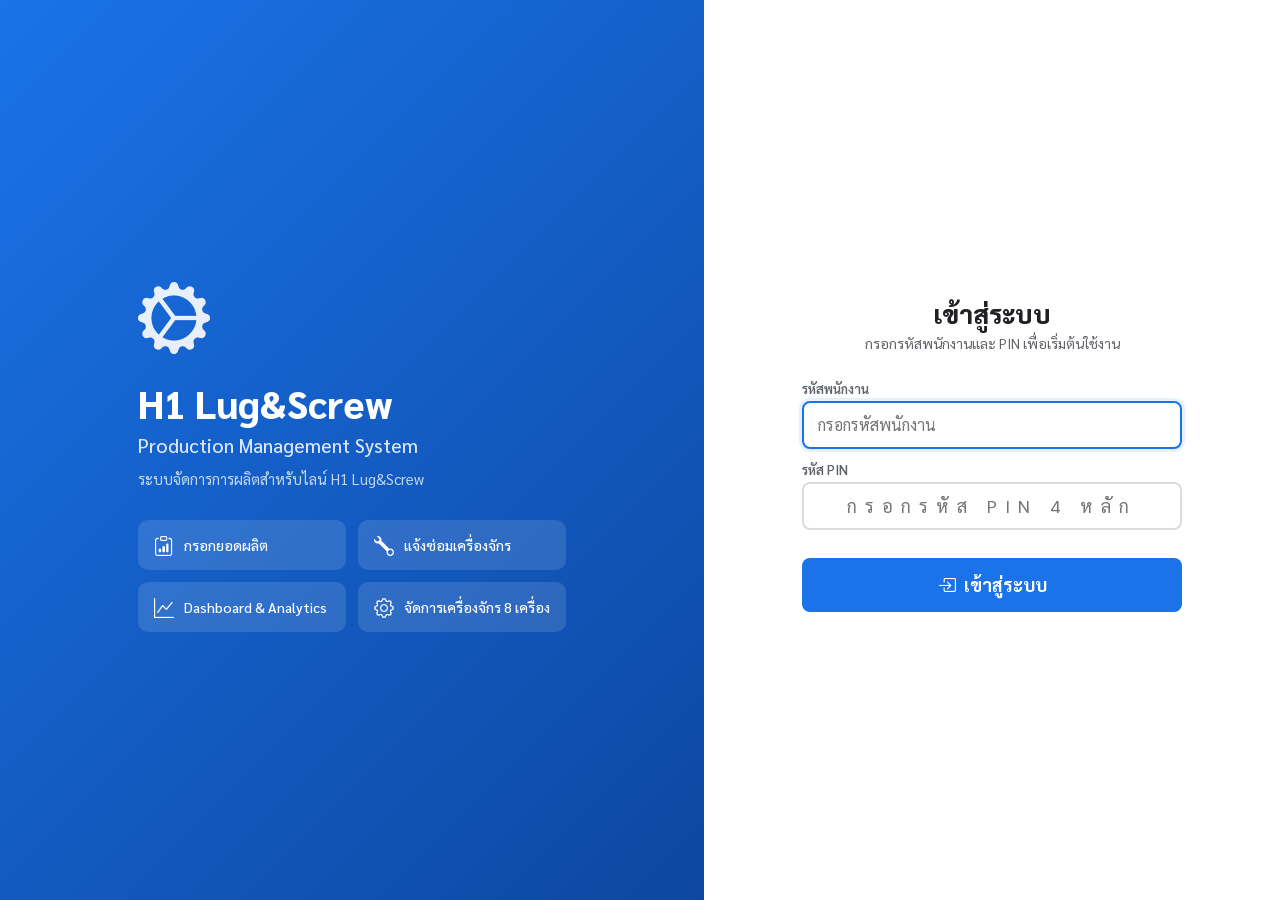
<file: apps/lug-screw/pages/alarm.html>
<!DOCTYPE html>
<html lang="th">
<head>
  <meta charset="UTF-8">
  <meta name="viewport" content="width=device-width, initial-scale=1.0, maximum-scale=1.0, user-scalable=no">
  <title>สถิติ Alarm - H1 Lug&Screw</title>
  <link rel="icon" href="https://img.icons8.com/color/48/factory.png">
  <link href="https://fonts.googleapis.com/css2?family=Sarabun:wght@400;500;600;700;800&display=swap" rel="stylesheet">
  <link href="https://cdn.jsdelivr.net/npm/bootstrap-icons@1.11.0/font/bootstrap-icons.css" rel="stylesheet">
  <link href="../css/style.css" rel="stylesheet">
  <style>
    .stat-tile { flex:1; min-width:120px; padding:14px; border-radius:var(--radius-sm); text-align:center; }
    .stat-tile .num { font-size:1.6em; font-weight:800; line-height:1.1; }
    .stat-tile .lbl { font-size:12px; color:var(--gray); margin-top:2px; }
    .bar-row { margin-bottom:8px; }
    .bar-row .bar-head { display:flex; justify-content:space-between; font-size:13px; margin-bottom:3px; }
    .bar-track { background:#eceff3; border-radius:6px; height:16px; overflow:hidden; }
    .bar-fill { height:100%; border-radius:6px; background:var(--danger); }
  </style>
</head>
<body>
  <div class="container mt-3">
    <!-- Header -->
    <div class="d-flex justify-between items-center mb-2">
      <span class="badge badge-info" id="dateBadge"></span>
    </div>

    <!-- OCR Extraction Queue -->
    <div class="card">
      <div class="card-title"><i class="bi bi-camera"></i> สกัด Alarm จากรูป (OCR)</div>
      <p class="text-muted text-sm" style="margin-top:-6px;">ถ่าย/เลือกรูปหน้าจอ ALARM ได้หลายรูปพร้อมกัน ระบบจะอ่านรายการให้อัตโนมัติ ตรวจแล้วบันทึกทีเดียว</p>

      <!-- Default machine for the batch (HMI screen = one machine) -->
      <div class="form-group">
        <label class="form-label">เครื่องจักร (ใช้กับทุกรายการในรอบนี้)</label>
        <select class="form-input" id="ocrMachineId">
          <option value="">-- เลือกเครื่องจักร --</option>
        </select>
      </div>
      <div class="form-group">
        <label class="form-label">วันที่ของ Alarm</label>
        <input type="date" class="form-input" id="ocrDate">
      </div>

      <input type="file" accept="image/*" capture="environment" multiple
             id="alarmCamInput" style="display:none;" onchange="handleAlarmPhotos(this.files)">
      <input type="file" accept="image/*" multiple
             id="alarmFileInput" style="display:none;" onchange="handleAlarmPhotos(this.files)">

      <div class="d-flex gap-2">
        <button class="btn btn-outline btn-full" onclick="document.getElementById('alarmCamInput').click()" style="height:48px;">
          <i class="bi bi-camera-fill"></i> ถ่ายรูป
        </button>
        <button class="btn btn-outline btn-full" onclick="document.getElementById('alarmFileInput').click()" style="height:48px;">
          <i class="bi bi-images"></i> เลือกรูป
        </button>
      </div>

      <!-- Pending photos queue -->
      <div id="ocrPhotoQueue" class="d-flex gap-2 flex-wrap mt-2"></div>

      <button class="btn btn-primary btn-full mt-2 hidden" id="scanAllBtn" onclick="scanAllPhotos()" style="height:48px;">
        <i class="bi bi-magic"></i> สแกนทั้งหมด (<span id="scanCount">0</span> รูป)
      </button>

      <!-- Extracted alarm rows for review -->
      <div id="ocrReview" class="mt-3 hidden">
        <div class="d-flex justify-between items-center mb-2">
          <span style="font-weight:700;"><i class="bi bi-list-check"></i> รายการที่อ่านได้ <span class="badge badge-count" id="ocrRowCount">0</span></span>
          <button class="btn btn-outline btn-sm" onclick="clearOcrReview()" style="padding:4px 12px;"><i class="bi bi-x"></i> ล้าง</button>
        </div>
        <div id="ocrRows"></div>
        <button class="btn btn-success btn-full mt-2" id="batchSaveBtn" onclick="saveOcrBatch()" style="height:50px;font-size:17px;">
          <i class="bi bi-cloud-upload"></i> บันทึกทั้งหมด
        </button>
      </div>
    </div>

    <!-- Alarm Entry Form -->
    <div class="card">
      <div class="card-title"><i class="bi bi-pencil-square"></i> บันทึก Alarm (กรอกเอง)</div>

      <!-- Machine -->
      <div class="form-group">
        <label class="form-label">เครื่องจักร</label>
        <select class="form-input" id="machineId">
          <option value="">-- เลือกเครื่องจักร --</option>
        </select>
      </div>

      <!-- Alarm Type Dropdown -->
      <div class="form-group">
        <label class="form-label">ชนิด Alarm</label>
        <div class="d-flex gap-2">
          <select class="form-input" id="alarmType" style="flex:1;">
            <option value="">-- เลือกชนิด Alarm --</option>
          </select>
          <button class="btn btn-outline" onclick="toggleManageTypes()" title="จัดการชนิด Alarm"
                  style="min-width:44px;padding:0 14px;flex-shrink:0;">
            <i class="bi bi-gear"></i>
          </button>
        </div>
      </div>

      <!-- Count & Duration -->
      <div class="d-flex gap-2">
        <div class="form-group" style="flex:1;">
          <label class="form-label">จำนวนครั้ง</label>
          <input type="number" class="form-input" id="alarmCount" value="1" min="1" step="1" inputmode="numeric">
        </div>
        <div class="form-group" style="flex:1;">
          <label class="form-label">Downtime (นาที)</label>
          <input type="number" class="form-input" id="durationMinutes" placeholder="0" min="0" step="0.5" inputmode="decimal">
        </div>
      </div>

      <!-- Recorder Name (readonly) -->
      <div class="form-group">
        <label class="form-label">ผู้บันทึก</label>
        <input type="text" class="form-input" id="recorderName" readonly
               style="background:#f0f2f5;color:var(--gray);cursor:default;">
      </div>

      <!-- Date & Time -->
      <div class="form-group">
        <label class="form-label">วันที่และเวลา</label>
        <div class="d-flex gap-2">
          <input type="datetime-local" class="form-input" id="recordedAt" style="flex:1;">
          <button class="btn btn-outline" onclick="setCurrentDateTime()" title="รีเซ็ตเป็นเวลาปัจจุบัน"
                  style="min-width:44px;padding:0 14px;flex-shrink:0;">
            <i class="bi bi-clock"></i>
          </button>
        </div>
      </div>

      <!-- Remark -->
      <div class="form-group">
        <label class="form-label">หมายเหตุ <span class="text-muted text-sm">(ไม่บังคับ)</span></label>
        <input type="text" class="form-input" id="alarmRemark" placeholder="ระบุหมายเหตุ (ถ้ามี)">
      </div>

      <button class="btn btn-danger btn-full mt-2" id="alarmSubmitBtn" onclick="submitAlarm()"
              style="height:52px;font-size:18px;">
        <i class="bi bi-check-circle"></i> บันทึก
      </button>
    </div>

    <!-- Manage Alarm Types (inline panel) -->
    <div class="card hidden" id="manageTypesSection">
      <div class="card-title" style="display:flex;align-items:center;">
        <i class="bi bi-gear"></i>&nbsp;จัดการชนิด Alarm
        <button class="btn btn-outline btn-sm" onclick="toggleManageTypes()"
                style="margin-left:auto;padding:4px 14px;">
          <i class="bi bi-x"></i> ปิด
        </button>
      </div>
      <div class="d-flex gap-2 mb-3">
        <input type="text" class="form-input" id="newTypeName"
               placeholder="ชื่อ Alarm ใหม่ (เช่น DOOR OPEN)" style="flex:1;text-transform:uppercase;"
               onkeydown="if(event.key==='Enter')addAlarmType()">
        <button class="btn btn-primary" onclick="addAlarmType()" style="min-width:80px;">
          <i class="bi bi-plus-lg"></i> เพิ่ม
        </button>
      </div>
      <div id="alarmTypesList">
        <p class="text-center text-muted text-sm">กำลังโหลด...</p>
      </div>
    </div>

    <!-- Alarm History -->
    <div class="card">
      <div class="card-title">
        <i class="bi bi-clock-history"></i> ประวัติ Alarm
        <span class="badge badge-count" id="alarmCountBadge">0</span>
      </div>

      <!-- Date range filters -->
      <div class="d-flex gap-2 flex-wrap mb-2">
        <div style="flex:1;min-width:120px;">
          <label class="form-label text-sm">จากวันที่</label>
          <input type="date" class="form-input" id="histDateFrom">
        </div>
        <div style="flex:1;min-width:120px;">
          <label class="form-label text-sm">ถึงวันที่</label>
          <input type="date" class="form-input" id="histDateTo">
        </div>
      </div>
      <div class="d-flex gap-2 flex-wrap mb-2">
        <div style="flex:1;min-width:120px;">
          <label class="form-label text-sm">เครื่องจักร</label>
          <select class="form-input" id="histMachine"><option value="">-- ทุกเครื่อง --</option></select>
        </div>
        <div style="flex:1;min-width:120px;">
          <label class="form-label text-sm">ชนิด Alarm</label>
          <select class="form-input" id="histAlarmType"><option value="">-- ทุกชนิด --</option></select>
        </div>
      </div>
      <div class="d-flex gap-2 flex-wrap mb-2">
        <button class="btn btn-outline btn-sm" onclick="setHistRange('today')">วันนี้</button>
        <button class="btn btn-outline btn-sm" onclick="setHistRange('yesterday')">เมื่อวาน</button>
        <button class="btn btn-outline btn-sm" onclick="setHistRange('week')">7 วัน</button>
        <button class="btn btn-outline btn-sm" onclick="setHistRange('month')">30 วัน</button>
      </div>
      <button class="btn btn-primary btn-full mb-3" id="histSearchBtn" onclick="loadAlarmHistory()" style="height:44px;">
        <i class="bi bi-search"></i> ค้นหา
      </button>

      <div id="histAlarms">
        <p class="text-center text-muted text-sm">ยังไม่มีรายการ</p>
      </div>
    </div>

    <!-- Statistics Section -->
    <div class="card">
      <div class="card-title" style="display:flex;align-items:center;cursor:pointer;" onclick="toggleStats()">
        <i class="bi bi-bar-chart-line"></i>&nbsp;สถิติ Alarm
        <i class="bi bi-chevron-down" id="statsToggleIcon" style="margin-left:auto;transition:transform 0.2s;"></i>
      </div>

      <div id="statsSection" class="hidden">
        <!-- Filters -->
        <div class="d-flex gap-2 flex-wrap mb-2">
          <div style="flex:1;min-width:120px;">
            <label class="form-label text-sm">จากวันที่</label>
            <input type="date" class="form-input" id="statDateFrom">
          </div>
          <div style="flex:1;min-width:120px;">
            <label class="form-label text-sm">ถึงวันที่</label>
            <input type="date" class="form-input" id="statDateTo">
          </div>
        </div>
        <div class="d-flex gap-2 flex-wrap mb-2">
          <div style="flex:1;min-width:120px;">
            <label class="form-label text-sm">เครื่องจักร</label>
            <select class="form-input" id="statMachine"><option value="">-- ทุกเครื่อง --</option></select>
          </div>
          <div style="flex:1;min-width:120px;">
            <label class="form-label text-sm">กะ</label>
            <select class="form-input" id="statShift">
              <option value="">-- ทุกกะ --</option>
              <option value="Day">กลางวัน (Day)</option>
              <option value="Night">กลางคืน (Night)</option>
            </select>
          </div>
        </div>

        <!-- Quick ranges -->
        <div class="d-flex gap-2 flex-wrap mb-3">
          <button class="btn btn-outline btn-sm" onclick="setStatRange('today')">วันนี้</button>
          <button class="btn btn-outline btn-sm" onclick="setStatRange('week')">7 วัน</button>
          <button class="btn btn-outline btn-sm" onclick="setStatRange('month')">30 วัน</button>
          <button class="btn btn-outline btn-sm" onclick="setStatRange('3months')">3 เดือน</button>
        </div>

        <button class="btn btn-primary btn-full" id="statSearchBtn" onclick="loadStats()" style="height:44px;">
          <i class="bi bi-bar-chart"></i> ดูสถิติ
        </button>

        <div id="statsResults" class="mt-3" style="display:none;"></div>
      </div>
    </div>
  </div>

  <script src="../js/api.js"></script>
  <script src="../js/auth.js"></script>
  <script src="../js/ui.js"></script>
  <script>
    let alarmTypes = [];
    let machines = [];

    (function init() {
      if (!Auth.requirePermission('alarm')) return;
      UI.renderTopNav('สถิติ Alarm', 'bi-bell');
      UI.renderNav('alarm');

      const user = Auth.getUser();
      document.getElementById('dateBadge').textContent = UI.formatDate(new Date());
      document.getElementById('recorderName').value = user ? user.name : '';
      document.getElementById('ocrDate').value = UI.getToday();
      setCurrentDateTime();
      setHistRange('today');
      loadMachines();
      loadAlarmTypes();
      loadAlarmHistory();
    })();

    function setCurrentDateTime() {
      const now = new Date();
      const pad = n => String(n).padStart(2, '0');
      document.getElementById('recordedAt').value =
        now.getFullYear() + '-' + pad(now.getMonth() + 1) + '-' + pad(now.getDate()) +
        'T' + pad(now.getHours()) + ':' + pad(now.getMinutes());
    }

    async function loadMachines() {
      try {
        machines = await API.get('getMachines');
        const opts = '<option value="">-- เลือกเครื่องจักร --</option>' +
          machines.map(m => '<option value="' + escAttr(m.machineId) + '">' + escHtml(m.machineId + ' · ' + m.machineName) + '</option>').join('');
        document.getElementById('machineId').innerHTML = opts;
        document.getElementById('ocrMachineId').innerHTML = opts;
        const statSel = document.getElementById('statMachine');
        statSel.innerHTML = '<option value="">-- ทุกเครื่อง --</option>' +
          machines.map(m => '<option value="' + escAttr(m.machineId) + '">' + escHtml(m.machineId) + '</option>').join('');
        document.getElementById('histMachine').innerHTML = '<option value="">-- ทุกเครื่อง --</option>' +
          machines.map(m => '<option value="' + escAttr(m.machineId) + '">' + escHtml(m.machineId + ' · ' + m.machineName) + '</option>').join('');
      } catch (err) {
        UI.showToast('โหลดเครื่องจักรล้มเหลว', 'error');
      }
    }

    async function loadAlarmTypes() {
      try {
        alarmTypes = await API.get('getAlarmTypes');
        renderAlarmTypeDropdown();
        renderAlarmTypesList();
      } catch (err) {
        UI.showToast('โหลดชนิด Alarm ล้มเหลว', 'error');
      }
    }

    function renderAlarmTypeDropdown() {
      const sel = document.getElementById('alarmType');
      const current = sel.value;
      let html = '<option value="">-- เลือกชนิด Alarm --</option>';
      alarmTypes.forEach(t => {
        const selected = t.typeName === current ? ' selected' : '';
        html += '<option value="' + escAttr(t.typeName) + '"' + selected + '>' + escHtml(t.typeName) + '</option>';
      });
      sel.innerHTML = html;

      const histSel = document.getElementById('histAlarmType');
      const histCurrent = histSel.value;
      let histHtml = '<option value="">-- ทุกชนิด --</option>';
      alarmTypes.forEach(t => {
        const selected = t.typeName === histCurrent ? ' selected' : '';
        histHtml += '<option value="' + escAttr(t.typeName) + '"' + selected + '>' + escHtml(t.typeName) + '</option>';
      });
      histSel.innerHTML = histHtml;
    }

    function renderAlarmTypesList() {
      const container = document.getElementById('alarmTypesList');
      if (!alarmTypes.length) {
        container.innerHTML = '<p class="text-center text-muted text-sm">ยังไม่มีชนิด Alarm</p>';
        return;
      }
      let html = '';
      alarmTypes.forEach(t => {
        html += '<div class="d-flex items-center justify-between mb-2" ' +
          'style="padding:8px 12px;background:#f8f9fa;border-radius:8px;">' +
          '<span>' + escHtml(t.typeName) + '</span>' +
          '<button class="btn btn-sm" style="background:var(--danger-light);color:var(--danger);padding:4px 12px;" ' +
          'onclick="confirmDeleteType(\'' + escJs(t.typeId) + '\',\'' + escJs(t.typeName) + '\')">' +
          '<i class="bi bi-trash"></i> ลบ</button></div>';
      });
      container.innerHTML = html;
    }

    function toggleManageTypes() {
      const section = document.getElementById('manageTypesSection');
      section.classList.toggle('hidden');
      if (!section.classList.contains('hidden')) {
        renderAlarmTypesList();
        document.getElementById('newTypeName').focus();
      }
    }

    async function addAlarmType() {
      const input = document.getElementById('newTypeName');
      const typeName = input.value.trim();
      if (!typeName) { UI.showToast('กรุณากรอกชื่อ Alarm', 'warning'); return; }
      try {
        const result = await API.post('addAlarmType', { typeName });
        if (result.success) {
          UI.showToast(result.message, 'success');
          input.value = '';
          await loadAlarmTypes();
        } else {
          UI.showToast(result.message, 'error');
        }
      } catch (err) {
        UI.showToast('เพิ่มชนิด Alarm ล้มเหลว', 'error');
      }
    }

    async function confirmDeleteType(typeId, typeName) {
      if (!confirm('ยืนยันลบชนิด Alarm "' + typeName + '"?')) return;
      try {
        const result = await API.post('deleteAlarmType', { typeId });
        if (result.success) {
          UI.showToast(result.message, 'success');
          await loadAlarmTypes();
        } else {
          UI.showToast(result.message, 'error');
        }
      } catch (err) {
        UI.showToast('ลบชนิด Alarm ล้มเหลว', 'error');
      }
    }

    async function submitAlarm() {
      const machineId = document.getElementById('machineId').value;
      const alarmType = document.getElementById('alarmType').value;
      const count = document.getElementById('alarmCount').value;
      const durationMinutes = document.getElementById('durationMinutes').value;
      const recordedAt = document.getElementById('recordedAt').value;
      const remark = document.getElementById('alarmRemark').value.trim();

      if (!machineId) { UI.showToast('กรุณาเลือกเครื่องจักร', 'warning'); return; }
      if (!alarmType) { UI.showToast('กรุณาเลือกชนิด Alarm', 'warning'); return; }
      if (!recordedAt) { UI.showToast('กรุณาเลือกวันที่และเวลา', 'warning'); return; }

      const btn = document.getElementById('alarmSubmitBtn');
      btn.disabled = true;
      btn.innerHTML = '<div class="spinner" style="width:20px;height:20px;border-width:3px;display:inline-block;vertical-align:middle;margin-right:8px;"></div> กำลังบันทึก...';

      try {
        const result = await API.post('submitAlarm', {
          data: {
            machineId, alarmType,
            count: Number(count) || 1,
            durationMinutes: Number(durationMinutes) || 0,
            recordedAt, remark
          }
        });
        if (result.success) {
          UI.showToast(result.message, 'success');
          resetForm();
          loadAlarmHistory();
        } else {
          UI.showToast(result.message, 'error');
        }
      } catch (err) {
        UI.showToast('บันทึกล้มเหลว', 'error');
      }

      btn.disabled = false;
      btn.innerHTML = '<i class="bi bi-check-circle"></i> บันทึก';
    }

    function resetForm() {
      document.getElementById('alarmType').value = '';
      document.getElementById('alarmCount').value = '1';
      document.getElementById('durationMinutes').value = '';
      document.getElementById('alarmRemark').value = '';
      setCurrentDateTime();
    }

    function machineName(id) {
      const m = machines.find(x => x.machineId === id);
      return m ? m.machineId : (id || '');
    }

    function setHistRange(range) {
      const today = new Date();
      const d = new Date(today);
      let from, to;
      if (range === 'yesterday') {
        d.setDate(d.getDate() - 1);
        from = ymd(d); to = ymd(d);
      } else if (range === 'week') {
        d.setDate(d.getDate() - 6);
        from = ymd(d); to = ymd(today);
      } else if (range === 'month') {
        d.setDate(d.getDate() - 29);
        from = ymd(d); to = ymd(today);
      } else {
        from = ymd(today); to = ymd(today);
      }
      document.getElementById('histDateFrom').value = from;
      document.getElementById('histDateTo').value = to;
    }

    async function loadAlarmHistory() {
      const dateFrom = document.getElementById('histDateFrom').value;
      const dateTo = document.getElementById('histDateTo').value;
      const machineId = document.getElementById('histMachine').value;
      const alarmType = document.getElementById('histAlarmType').value;

      if (!dateFrom || !dateTo) { UI.showToast('กรุณาเลือกช่วงวันที่', 'warning'); return; }

      const btn = document.getElementById('histSearchBtn');
      btn.disabled = true;
      btn.innerHTML = '<div class="spinner" style="width:18px;height:18px;border-width:3px;display:inline-block;vertical-align:middle;margin-right:8px;"></div> กำลังโหลด...';

      try {
        const filters = { dateFrom, dateTo };
        if (machineId) filters.machineId = machineId;
        if (alarmType) filters.alarmType = alarmType;
        const records = await API.get('getAlarmHistory', { filters: JSON.stringify(filters) });
        renderAlarmHistory(records, dateFrom, dateTo);
      } catch (err) {
        UI.showToast('โหลดข้อมูลล้มเหลว', 'error');
      }

      btn.disabled = false;
      btn.innerHTML = '<i class="bi bi-search"></i> ค้นหา';
    }

    function renderAlarmHistory(records, dateFrom, dateTo) {
      document.getElementById('alarmCountBadge').textContent = records.length;
      const container = document.getElementById('histAlarms');
      if (!records || records.length === 0) {
        container.innerHTML = '<p class="text-center text-muted text-sm">ไม่พบรายการในช่วงที่เลือก</p>';
        return;
      }
      let totalCount = 0, totalDown = 0, html = '';
      records.forEach(r => {
        const c = Number(r.Count) || 1;
        const d = Number(r.DurationMinutes) || 0;
        totalCount += c; totalDown += d;
        const datePart = r.Date || '';
        const time = r.Timestamp ? (r.Timestamp.split(' ')[1] || '').substring(0, 5) : '';
        const dateLabel = datePart + (time ? ' ' + time : '');
        html += '<div class="entry-card" style="border-left-color:var(--danger);">' +
          '<div class="entry-header">' +
          '<strong>' + escHtml(r.AlarmType || '') + '</strong>' +
          '<span class="text-muted text-sm">' + escHtml(dateLabel) + '</span></div>' +
          '<div class="entry-detail">' +
          '<span><i class="bi bi-gear"></i> ' + escHtml(machineName(r.MachineID)) + ' · ' + escHtml(r.RecorderName || '') + '</span>' +
          '<span><strong>' + c + '</strong> ครั้ง' + (d > 0 ? ' · ' + d + ' นาที' : '') + '</span></div>' +
          (r.Remark ? '<div class="text-muted text-xs mt-1">' + escHtml(r.Remark) + '</div>' : '') +
          '</div>';
      });
      const rangeLabel = dateFrom === dateTo ? dateFrom : dateFrom + ' ถึง ' + dateTo;
      const summary = '<div class="d-flex justify-between items-center mb-2" ' +
        'style="padding:10px 14px;background:var(--danger-light);border-radius:8px;">' +
        '<span style="font-weight:600;"><i class="bi bi-exclamation-triangle-fill"></i> ' + escHtml(rangeLabel) + '</span>' +
        '<span style="font-weight:700;">' + totalCount + ' ครั้ง · ' + totalDown + ' นาที</span></div>';
      container.innerHTML = summary + html;
    }

    /* ====== OCR Extraction Queue ====== */
    let pendingPhotos = [];   // [{ id, file, thumb }]
    let ocrParsedRows = [];   // [{ id, time, alarmType, count, raw }]
    let ocrSeq = 0;

    async function handleAlarmPhotos(files) {
      if (!files || !files.length) return;
      for (const file of Array.from(files)) {
        const id = ++ocrSeq;
        try {
          const thumb = await API.compressImage(file, 400, 400, 0.6);
          pendingPhotos.push({ id, file, thumb });
        } catch (e) {
          pendingPhotos.push({ id, file, thumb: '' });
        }
      }
      renderPhotoQueue();
      // reset inputs so re-selecting same file fires change
      document.getElementById('alarmCamInput').value = '';
      document.getElementById('alarmFileInput').value = '';
    }

    function renderPhotoQueue() {
      const q = document.getElementById('ocrPhotoQueue');
      q.innerHTML = pendingPhotos.map(p =>
        '<div style="position:relative;width:72px;height:72px;border-radius:8px;overflow:hidden;border:1px solid var(--gray-light);">' +
        (p.thumb ? '<img src="' + p.thumb + '" style="width:100%;height:100%;object-fit:cover;">' : '<div style="width:100%;height:100%;display:flex;align-items:center;justify-content:center;background:#f0f2f5;"><i class="bi bi-image"></i></div>') +
        '<button onclick="removePendingPhoto(' + p.id + ')" style="position:absolute;top:2px;right:2px;width:20px;height:20px;border:none;border-radius:50%;background:rgba(0,0,0,0.6);color:#fff;cursor:pointer;line-height:1;">&times;</button>' +
        '</div>'
      ).join('');
      const scanBtn = document.getElementById('scanAllBtn');
      document.getElementById('scanCount').textContent = pendingPhotos.length;
      scanBtn.classList.toggle('hidden', pendingPhotos.length === 0);
    }

    function removePendingPhoto(id) {
      pendingPhotos = pendingPhotos.filter(p => p.id !== id);
      renderPhotoQueue();
    }

    // Parse OCR text from an ALARM screen into [{ time, message }]
    function parseAlarmText(text) {
      const rows = [];
      String(text || '').split(/\r?\n/).forEach(line => {
        const m = line.match(/(\d{1,2})[:.;](\d{2})\s+(.+)/);
        if (!m) return;
        const hh = String(Math.min(23, parseInt(m[1], 10))).padStart(2, '0');
        const mm = m[2];
        let msg = m[3].trim().replace(/[!|.\s]+$/,'').trim();
        if (!msg) return;
        rows.push({ time: hh + ':' + mm, message: msg });
      });
      return rows;
    }

    function norm(s) { return String(s || '').toUpperCase().replace(/[^A-Z0-9]/g, ''); }

    // Match an OCR message to a known alarm type (fuzzy); fall back to raw uppercase message
    function matchAlarmType(message) {
      const n = norm(message);
      if (!n) return message.toUpperCase();
      let best = null, bestLen = 0;
      alarmTypes.forEach(t => {
        const tn = norm(t.typeName);
        if (!tn) return;
        if (n === tn) { best = t.typeName; bestLen = 999; return; }
        if ((n.indexOf(tn) !== -1 || tn.indexOf(n) !== -1) && tn.length > bestLen) {
          best = t.typeName; bestLen = tn.length;
        }
      });
      return best || message.toUpperCase();
    }

    async function scanAllPhotos() {
      if (!pendingPhotos.length) return;
      const btn = document.getElementById('scanAllBtn');
      btn.disabled = true;
      const photos = pendingPhotos.slice();
      let done = 0;

      const CONCURRENT = 3;
      let ptr = 0;
      async function worker() {
        while (ptr < photos.length) {
          const p = photos[ptr++];
          try {
            const grayscale = await API.prepareOcrImage(p.file);
            const result = await API.postLarge('ocrWithDrive', { data: { image: grayscale } });
            if (result.success && result.text) {
              parseAlarmText(result.text).forEach(r => {
                ocrParsedRows.push({
                  id: ++ocrSeq, time: r.time,
                  alarmType: matchAlarmType(r.message),
                  count: 1, raw: r.message
                });
              });
            }
          } catch (e) { /* skip failed photo */ }
          done++;
          btn.innerHTML = '<div class="spinner" style="width:18px;height:18px;border-width:3px;display:inline-block;vertical-align:middle;margin-right:8px;"></div> กำลังสแกน ' + done + '/' + photos.length + '...';
          renderPhotoQueue();
        }
      }
      await Promise.all(Array.from({ length: Math.min(CONCURRENT, photos.length) }, worker));

      pendingPhotos = [];
      renderPhotoQueue();
      btn.disabled = false;
      btn.innerHTML = '<i class="bi bi-magic"></i> สแกนทั้งหมด (<span id="scanCount">0</span> รูป)';
      renderOcrRows();
      UI.showToast('อ่านได้ ' + ocrParsedRows.length + ' รายการ', ocrParsedRows.length ? 'success' : 'warning');
    }

    function renderOcrRows() {
      const review = document.getElementById('ocrReview');
      const container = document.getElementById('ocrRows');
      document.getElementById('ocrRowCount').textContent = ocrParsedRows.length;
      if (!ocrParsedRows.length) {
        review.classList.add('hidden');
        container.innerHTML = '';
        return;
      }
      review.classList.remove('hidden');

      const typeOpts = name => {
        let has = false;
        let html = alarmTypes.map(t => {
          const sel = t.typeName === name ? ' selected' : '';
          if (sel) has = true;
          return '<option value="' + escAttr(t.typeName) + '"' + sel + '>' + escHtml(t.typeName) + '</option>';
        }).join('');
        if (!has && name) html += '<option value="' + escAttr(name) + '" selected>' + escHtml(name) + ' (ใหม่)</option>';
        return html;
      };

      container.innerHTML = ocrParsedRows.map(r =>
        '<div class="entry-card" style="border-left-color:var(--danger);">' +
          '<div class="d-flex gap-2 items-center mb-1">' +
            '<input type="time" class="form-input" style="width:110px;padding:6px;" value="' + escAttr(r.time) + '" onchange="updateOcrRow(' + r.id + ',\'time\',this.value)">' +
            '<select class="form-input" style="flex:1;padding:6px;" onchange="updateOcrRow(' + r.id + ',\'alarmType\',this.value)">' + typeOpts(r.alarmType) + '</select>' +
            '<input type="number" class="form-input" style="width:64px;padding:6px;" min="1" value="' + (r.count || 1) + '" onchange="updateOcrRow(' + r.id + ',\'count\',this.value)" title="จำนวนครั้ง">' +
            '<button class="btn btn-sm" style="background:var(--danger-light);color:var(--danger);padding:6px 10px;" onclick="removeOcrRow(' + r.id + ')"><i class="bi bi-trash"></i></button>' +
          '</div>' +
          (r.raw && norm(r.raw) !== norm(r.alarmType) ? '<div class="text-muted text-xs">OCR: ' + escHtml(r.raw) + '</div>' : '') +
        '</div>'
      ).join('');
    }

    function updateOcrRow(id, field, value) {
      const row = ocrParsedRows.find(r => r.id === id);
      if (!row) return;
      row[field] = field === 'count' ? (Number(value) || 1) : value;
    }

    function removeOcrRow(id) {
      ocrParsedRows = ocrParsedRows.filter(r => r.id !== id);
      renderOcrRows();
    }

    function clearOcrReview() {
      ocrParsedRows = [];
      renderOcrRows();
    }

    async function saveOcrBatch() {
      const machineId = document.getElementById('ocrMachineId').value;
      const date = document.getElementById('ocrDate').value;
      if (!machineId) { UI.showToast('กรุณาเลือกเครื่องจักร', 'warning'); return; }
      if (!date) { UI.showToast('กรุณาเลือกวันที่', 'warning'); return; }
      if (!ocrParsedRows.length) { UI.showToast('ไม่มีรายการให้บันทึก', 'warning'); return; }

      const items = ocrParsedRows.map(r => ({
        machineId,
        alarmType: r.alarmType,
        count: r.count || 1,
        durationMinutes: 0,
        recordedAt: date + 'T' + (r.time || '00:00'),
        remark: 'OCR'
      })).filter(it => it.alarmType);

      const btn = document.getElementById('batchSaveBtn');
      btn.disabled = true;
      btn.innerHTML = '<div class="spinner" style="width:20px;height:20px;border-width:3px;display:inline-block;vertical-align:middle;margin-right:8px;"></div> กำลังบันทึก...';

      try {
        const result = await API.post('submitAlarmBatch', { items });
        if (result.success) {
          UI.showToast(result.message, 'success');
          clearOcrReview();
          await loadAlarmTypes();
          loadAlarmHistory();
        } else {
          UI.showToast(result.message || 'บันทึกล้มเหลว', 'error');
        }
      } catch (err) {
        UI.showToast('บันทึกล้มเหลว', 'error');
      }

      btn.disabled = false;
      btn.innerHTML = '<i class="bi bi-cloud-upload"></i> บันทึกทั้งหมด';
    }

    /* ---- Statistics ---- */
    let statsOpen = false;

    function toggleStats() {
      statsOpen = !statsOpen;
      const section = document.getElementById('statsSection');
      const icon = document.getElementById('statsToggleIcon');
      section.classList.toggle('hidden', !statsOpen);
      icon.style.transform = statsOpen ? 'rotate(180deg)' : '';
      if (statsOpen) {
        if (!document.getElementById('statDateFrom').value) setStatRange('today');
        loadStats();
      }
    }

    function ymd(d) {
      return d.getFullYear() + '-' + String(d.getMonth()+1).padStart(2,'0') + '-' + String(d.getDate()).padStart(2,'0');
    }

    function setStatRange(range) {
      const today = new Date();
      const to = ymd(today);
      let from = to;
      const d = new Date(today);
      if (range === 'week') { d.setDate(d.getDate() - 6); from = ymd(d); }
      else if (range === 'month') { d.setDate(d.getDate() - 29); from = ymd(d); }
      else if (range === '3months') { d.setMonth(d.getMonth() - 3); from = ymd(d); }
      document.getElementById('statDateFrom').value = from;
      document.getElementById('statDateTo').value = to;
    }

    async function loadStats() {
      const dateFrom = document.getElementById('statDateFrom').value;
      const dateTo = document.getElementById('statDateTo').value;
      const machineId = document.getElementById('statMachine').value;
      const shift = document.getElementById('statShift').value;
      if (!dateFrom || !dateTo) { UI.showToast('กรุณาเลือกช่วงวันที่', 'warning'); return; }

      const btn = document.getElementById('statSearchBtn');
      btn.disabled = true;
      btn.innerHTML = '<div class="spinner" style="width:18px;height:18px;border-width:3px;display:inline-block;vertical-align:middle;margin-right:8px;"></div> กำลังคำนวณ...';

      try {
        const filters = { dateFrom, dateTo };
        if (machineId) filters.machineId = machineId;
        if (shift) filters.shift = shift;
        const stats = await API.get('getAlarmStats', { filters: JSON.stringify(filters) });
        renderStats(stats, dateFrom, dateTo);
      } catch (err) {
        UI.showToast('โหลดสถิติล้มเหลว', 'error');
      }

      btn.disabled = false;
      btn.innerHTML = '<i class="bi bi-bar-chart"></i> ดูสถิติ';
    }

    function bar(label, value, max, sub, color) {
      const pct = max > 0 ? Math.round((value / max) * 100) : 0;
      return '<div class="bar-row">' +
        '<div class="bar-head"><span>' + escHtml(label) + '</span><span style="font-weight:600;">' + sub + '</span></div>' +
        '<div class="bar-track"><div class="bar-fill" style="width:' + pct + '%;' + (color ? 'background:' + color + ';' : '') + '"></div></div>' +
        '</div>';
    }

    function renderStats(stats, dateFrom, dateTo) {
      const div = document.getElementById('statsResults');
      div.style.display = 'block';
      if (!stats || !stats.success) {
        div.innerHTML = '<p class="text-center text-muted text-sm">' + escHtml((stats && stats.message) || 'ไม่สามารถโหลดสถิติได้') + '</p>';
        return;
      }
      if (!stats.totalEvents) {
        div.innerHTML = '<p class="text-center text-muted text-sm mt-2">ไม่พบ Alarm ในช่วงเวลาที่เลือก</p>';
        return;
      }

      let html = '';
      // KPI tiles
      html += '<div class="d-flex gap-2 flex-wrap mb-3">' +
        '<div class="stat-tile" style="background:var(--danger-light);"><div class="num" style="color:var(--danger);">' + stats.totalAlarms + '</div><div class="lbl">ครั้งทั้งหมด</div></div>' +
        '<div class="stat-tile" style="background:var(--warning-light);"><div class="num" style="color:#b06a00;">' + stats.totalDowntime + '</div><div class="lbl">Downtime (นาที)</div></div>' +
        '<div class="stat-tile" style="background:var(--primary-light);"><div class="num" style="color:var(--primary);">' + stats.byType.length + '</div><div class="lbl">ชนิด Alarm</div></div>' +
        '</div>';
      html += '<div class="text-sm text-muted mb-3">' + dateFrom + ' ถึง ' + dateTo + '</div>';

      // Pareto by type
      if (stats.byType.length) {
        const maxC = stats.byType[0].count;
        html += '<div style="font-weight:700;margin:6px 0 8px;"><i class="bi bi-sort-down"></i> จัดอันดับตามชนิด Alarm (Pareto)</div>';
        stats.byType.forEach(t => {
          html += bar(t.type, t.count, maxC, t.count + ' ครั้ง (' + t.pct + '%)' + (t.downtime ? ' · ' + t.downtime + ' น.' : ''));
        });
      }

      // By machine
      if (stats.byMachine.length) {
        const maxM = stats.byMachine[0].count;
        html += '<div style="font-weight:700;margin:16px 0 8px;"><i class="bi bi-gear"></i> ตามเครื่องจักร</div>';
        stats.byMachine.forEach(m => {
          html += bar(m.machineId, m.count, maxM, m.count + ' ครั้ง' + (m.downtime ? ' · ' + m.downtime + ' น.' : ''), 'var(--primary)');
        });
      }

      // By shift
      const sd = stats.byShift || {};
      const dayC = (sd.Day && sd.Day.count) || 0;
      const nightC = (sd.Night && sd.Night.count) || 0;
      if (dayC || nightC) {
        const maxS = Math.max(dayC, nightC);
        html += '<div style="font-weight:700;margin:16px 0 8px;"><i class="bi bi-brightness-high"></i> ตามกะ</div>';
        html += bar('กลางวัน (Day)', dayC, maxS, dayC + ' ครั้ง', 'var(--warning)');
        html += bar('กลางคืน (Night)', nightC, maxS, nightC + ' ครั้ง', '#5e35b1');
      }

      // Trend by date
      if (stats.byDate.length) {
        const maxD = Math.max.apply(null, stats.byDate.map(d => d.count));
        html += '<div style="font-weight:700;margin:16px 0 8px;"><i class="bi bi-graph-up"></i> แนวโน้มรายวัน</div>';
        stats.byDate.forEach(d => {
          html += bar(d.date, d.count, maxD, d.count + ' ครั้ง' + (d.downtime ? ' · ' + d.downtime + ' น.' : ''), 'var(--success)');
        });
      }

      div.innerHTML = html;
    }

    /* ---- helpers ---- */
    function escHtml(s) { return String(s || '').replace(/&/g,'&amp;').replace(/</g,'&lt;').replace(/>/g,'&gt;'); }
    function escAttr(s) { return String(s || '').replace(/"/g,'&quot;'); }
    function escJs(s) { return String(s || '').replace(/\\/g,'\\\\').replace(/'/g,"\\'"); }
  </script>
</body>
</html>
</file>
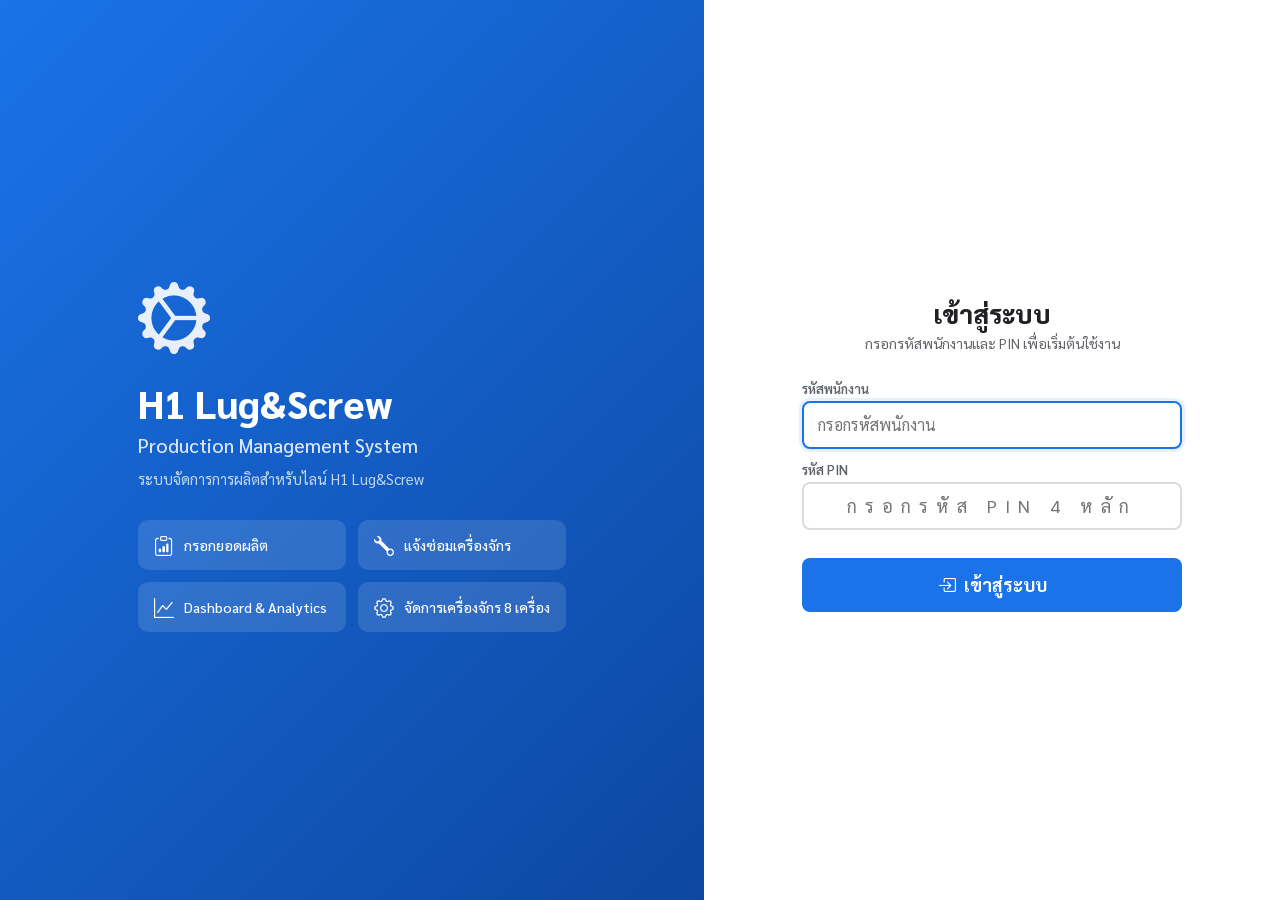
<file: apps/lug-screw/pages/dailycheck.html>
<!DOCTYPE html>
<html lang="th">
<head>
  <meta charset="UTF-8">
  <meta name="viewport" content="width=device-width, initial-scale=1.0, maximum-scale=1.0, user-scalable=no">
  <title>Daily Check - H1 Lug&Screw</title>
  <link rel="icon" href="https://img.icons8.com/color/48/factory.png">
  <link rel="preconnect" href="https://fonts.googleapis.com">
  <link rel="preconnect" href="https://fonts.gstatic.com" crossorigin>
  <link rel="preconnect" href="https://cdn.jsdelivr.net" crossorigin>
  <link rel="preconnect" href="https://script.google.com">
  <link href="https://fonts.googleapis.com/css2?family=Sarabun:wght@400;500;600;700;800&display=swap" rel="stylesheet">
  <link href="https://cdn.jsdelivr.net/npm/bootstrap-icons@1.11.0/font/bootstrap-icons.css" rel="stylesheet">
  <link href="../css/style.css" rel="stylesheet">
  <style>
    /* Hour slots: same look as the production page, plus recorded states. */
    .time-period-btn { padding: 8px 4px; font-size: 13px; position: relative; }
    .time-period-btn.slot-ok { border-color: var(--success); background: var(--success-light); color: #137333; }
    .time-period-btn.slot-ng { border-color: var(--danger); background: var(--danger-light); color: #a50e0e; }
    .time-period-btn.active { box-shadow: 0 0 0 3px rgba(26,115,232,0.35); border-color: var(--primary); }
    .time-period-btn:disabled { opacity: 0.4; cursor: not-allowed; }
    .machine-btn .dc-progress { font-size: 11px; margin-top: 2px; color: var(--gray); }
    .machine-btn .dc-progress.done { color: #137333; font-weight: 700; }
    .machine-btn .dc-progress.has-ng { color: var(--danger); font-weight: 700; }

    .check-item { border: 1px solid var(--gray-light); border-radius: 10px; padding: 10px; margin-bottom: 10px; }
    .check-item-title { font-weight: 600; font-size: 14px; margin-bottom: 8px; line-height: 1.4; }
    .check-item-title .en { display: block; font-size: 12px; font-weight: 400; color: var(--gray); }
    .check-choice { display: grid; grid-template-columns: 1fr 1fr; gap: 8px; }
    .check-btn { min-height: 52px; font-size: 16px; font-weight: 700; }
    .check-btn.ok.active { background: var(--success); border-color: var(--success); color: #fff; }
    .check-btn.ng.active { background: var(--danger); border-color: var(--danger); color: #fff; }

    .shift-choice { display: grid; grid-template-columns: 1fr 1fr; gap: 8px; }
    .shift-btn { min-height: 48px; font-size: 16px; font-weight: 700; }
    .shift-btn.active.shift-a { background: #1a73e8; border-color: #1a73e8; color: #fff; }
    .shift-btn.active.shift-b { background: #ea4335; border-color: #ea4335; color: #fff; }
    .shift-locked { display: inline-flex; align-items: center; gap: 8px; font-size: 14px; }
    .shift-pill { display: inline-block; min-width: 28px; text-align: center; border-radius: 14px; padding: 2px 10px; color: #fff; font-weight: 700; }
    .shift-pill.shift-a { background: #1a73e8; }
    .shift-pill.shift-b { background: #ea4335; }
    .decision-box { border-radius: 10px; padding: 10px 12px; font-weight: 700; text-align: center; margin-bottom: 10px; background: #f1f3f4; color: var(--gray); }
    .decision-box.accept { background: var(--success-light); color: #137333; }
    .decision-box.reject { background: var(--danger-light); color: #a50e0e; }

    .recorded-note { border-radius: 10px; padding: 8px 12px; margin-bottom: 10px; font-size: 13px; background: var(--warning-light); }

    /* Paper-style sheet */
    .dc-sheet-wrap { overflow-x: auto; }
    .dc-sheet { border-collapse: collapse; font-size: 12px; min-width: 900px; width: 100%; table-layout: fixed; }
    .dc-sheet th, .dc-sheet td { border: 1px solid #9aa0a6; padding: 4px; text-align: center; vertical-align: middle; }
    .dc-sheet th.item-col, .dc-sheet td.item-col { text-align: left; font-weight: 600; }
    .dc-sheet thead th { background: #f1f3f4; }
    .dc-sheet th.shift-day { background: #fff3cd; }
    .dc-sheet th.shift-night { background: #dde3f5; }
    .dc-sheet td.shift-night { background: #f5f6fb; }
    .dc-sheet .mark-ok { color: #137333; font-weight: 800; font-size: 15px; }
    .dc-sheet .mark-ng { color: #c5221f; font-weight: 800; font-size: 15px; }
    .dc-sheet td.missing { background: #ffe2a8; }
    .dc-sheet td.small { font-size: 10px; line-height: 1.2; word-break: break-word; }
    .dc-print-header { display: none; }

    /* OK 1st Part */
    .dc-tabs { margin-bottom: 10px; }
    .ok1-entry { display: flex; align-items: center; gap: 10px; width: 100%; text-align: left; border: 1px solid var(--gray-light);
      border-radius: 10px; padding: 8px 10px; margin-bottom: 8px; background: #fff; cursor: pointer; font-family: inherit; }
    .ok1-entry.active { border-color: var(--primary); box-shadow: 0 0 0 3px rgba(26,115,232,0.25); }
    .ok1-entry .ok1-time { font-weight: 800; font-size: 16px; min-width: 52px; }
    .ok1-entry .ok1-main { flex: 1; min-width: 0; font-size: 13px; line-height: 1.35; }
    .ok1-badge { display: inline-block; border-radius: 10px; padding: 1px 8px; font-size: 12px; font-weight: 700; }
    .ok1-badge.ok { background: var(--success-light); color: #137333; }
    .ok1-badge.nok { background: var(--danger-light); color: #a50e0e; }
    .ok1-badge.wait { background: var(--warning-light); color: #8a5a00; }
    .ok1-badge.muted { background: #f1f3f4; color: var(--gray); }
    .ok1-item { display: flex; align-items: center; gap: 8px; border-bottom: 1px solid var(--gray-light); padding: 8px 0; }
    .ok1-item:last-child { border-bottom: none; }
    .ok1-item .ok1-text { flex: 1; min-width: 0; font-size: 13px; line-height: 1.35; }
    .ok1-item .ok1-text b { font-size: 14px; }
    .ok1-item .ok1-text .text-muted { font-size: 12px; }
    .ok1-choice { display: flex; gap: 4px; flex-shrink: 0; }
    .ok1-btn { min-width: 52px; min-height: 42px; padding: 4px 8px; font-weight: 700; font-size: 14px; }
    .ok1-btn.ok.active { background: var(--success); border-color: var(--success); color: #fff; }
    .ok1-btn.nok.active { background: var(--danger); border-color: var(--danger); color: #fff; }
    .ok1-btn.na.active { background: #5f6368; border-color: #5f6368; color: #fff; }
    .ok1-crit { color: var(--danger); font-weight: 800; }
    .reason-choice { display: grid; grid-template-columns: 1fr 1fr; gap: 8px; }
    .reason-btn { min-height: 44px; font-weight: 700; }
    .reason-btn.active { background: var(--primary); border-color: var(--primary); color: #fff; }
    .ok1-sheet th { font-size: 10px; line-height: 1.2; }
    .ok1-sheet td.na-col, .ok1-sheet th.na-col { background: #d6d6d6; }
    .ok1-sheet .mark-na { color: var(--gray); font-size: 10px; }
    .ok1-sheet .ok1-sign-btn { padding: 2px 8px; font-size: 11px; min-height: 0; }
    .ok1-sheet .print-only { display: none; }

    @media print {
      body.printing-dc .sidebar-nav,
      body.printing-dc .top-nav,
      body.printing-dc .bottom-nav,
      body.printing-dc .more-menu-overlay,
      body.printing-dc .more-menu-drawer,
      body.printing-dc .container > *:not(.print-pane),
      body.printing-dc .print-pane > *:not(.print-target),
      body.printing-dc .print-target .no-print { display: none !important; }
      body.printing-dc .ok1-sheet .print-only { display: inline; }
      body.printing-dc .desktop-main { margin: 0 !important; padding: 0 !important; }
      body.printing-dc .print-target { box-shadow: none; border: none; padding: 0; }
      body.printing-dc .dc-sheet-wrap { overflow: visible; }
      body.printing-dc .dc-sheet { min-width: 0; font-size: 10px; }
      body.printing-dc .dc-print-header { display: block; margin-bottom: 8px; font-size: 13px; }
      @page { size: A4 landscape; margin: 10mm; }
    }
  </style>
</head>
<body>
  <div class="container mt-3">
    <!-- Shift & Date -->
    <div class="d-flex justify-between items-center mb-2">
      <span class="badge badge-info" id="shiftBadge"></span>
      <div style="display:flex;align-items:center;gap:8px;flex-wrap:wrap;justify-content:flex-end;">
        <label class="text-xs text-muted" for="workDateInput" style="margin:0;">วันที่งาน</label>
        <input type="date" class="date-input" id="workDateInput" style="min-width:145px;" onchange="onWorkDateChange(this.value)">
        <button class="btn btn-outline btn-sm" onclick="reloadChecks()" title="โหลดใหม่"><i class="bi bi-arrow-clockwise"></i></button>
      </div>
    </div>

    <div class="tabs dc-tabs" id="modeTabs">
      <button class="tab-btn active" data-mode="hourly" onclick="setMode('hourly')"><i class="bi bi-clock-history"></i> ตรวจรายชั่วโมง</button>
      <button class="tab-btn" data-mode="ok1st" onclick="setMode('ok1st')"><i class="bi bi-1-circle"></i> OK 1st Part</button>
    </div>

    <div class="card" style="padding:10px 12px;">
      <div class="text-sm" style="font-weight:700;" id="docTitle">DOMAE sub assy inspection record — M08 Terminal Lug and Screw</div>
      <div class="text-xs text-muted" id="docSubtitle">บันทึกทุกต้นชั่วโมงของการทำงาน · สุ่มงาน 4 ชิ้นต่อชั่วโมงต่อเครื่อง</div>
    </div>

    <div id="loadError" class="recorded-note hidden" style="background:var(--danger-light);color:#a50e0e;display:flex;align-items:center;flex-wrap:wrap;gap:4px;"></div>

    <!-- Machine -->
    <div class="card">
      <div class="card-title"><i class="bi bi-gear"></i> เลือกเครื่องจักร</div>
      <div class="machine-grid" id="machineGrid">
        <div class="text-center text-muted" style="grid-column:1/-1;padding:20px;"><div class="spinner" style="margin:0 auto;"></div></div>
      </div>
    </div>

    <div id="hourlyPane">
    <!-- Hour slots -->
    <div class="card hidden" id="slotSection">
      <div class="card-title"><i class="bi bi-clock"></i> ช่วงเวลา (รายชั่วโมง)</div>
      <div id="hourlyGrid" style="display:grid;grid-template-columns:repeat(4,1fr);gap:6px;"></div>
      <div class="text-xs text-muted mt-2">
        <span style="color:#137333;">■</span> บันทึกแล้ว (Accept) &nbsp;
        <span style="color:#c5221f;">■</span> บันทึกแล้ว (Reject) &nbsp;
        <span style="color:var(--gray);">□</span> ยังไม่บันทึก
      </div>
    </div>

    <!-- Check form -->
    <div class="card hidden" id="formSection">
      <div class="card-title"><i class="bi bi-list-check"></i> หัวข้อการตรวจสอบ <span class="text-muted text-sm" id="formSlotLabel"></span></div>
      <div id="recordedNote" class="recorded-note hidden"></div>

      <div class="form-group">
        <label class="form-label">กะที่ตรวจ (A/B)</label>
        <div id="shiftChoice"></div>
      </div>

      <div class="check-item">
        <div class="check-item-title">1. ตรวจสอบ เทอร์มินอลสกรูต้องอยู่ใน เทอร์มินอลลัก ไม่หลุดออก
          <span class="en">Check terminal screw be tightened to terminal</span></div>
        <div class="check-choice">
          <button class="btn btn-outline check-btn ok" data-item="item1" data-val="OK" onclick="setItem('item1','OK')"><i class="bi bi-check-lg"></i> ผ่าน</button>
          <button class="btn btn-outline check-btn ng" data-item="item1" data-val="NG" onclick="setItem('item1','NG')"><i class="bi bi-x-lg"></i> ไม่ผ่าน</button>
        </div>
      </div>

      <div class="check-item">
        <div class="check-item-title">2. หมุนเทอร์มินอลสกรูเข้าไปจนสุด และคลายสกรูกลับสู่ตำแหน่งที่ถูกต้อง
          <span class="en">Turn terminal screw to end of terminal and re-turn to correct dim.</span></div>
        <div class="check-choice">
          <button class="btn btn-outline check-btn ok" data-item="item2" data-val="OK" onclick="setItem('item2','OK')"><i class="bi bi-check-lg"></i> ผ่าน</button>
          <button class="btn btn-outline check-btn ng" data-item="item2" data-val="NG" onclick="setItem('item2','NG')"><i class="bi bi-x-lg"></i> ไม่ผ่าน</button>
        </div>
      </div>

      <div class="decision-box" id="decisionBox">Decision: -</div>

      <div class="form-group">
        <label class="form-label">หมายเหตุ (Remark) <span id="remarkRequired" class="hidden" style="color:var(--danger);">* จำเป็นเมื่อ Reject</span></label>
        <input type="text" class="form-input" id="remarkInput" maxlength="300" placeholder="เช่น สกรูหลวม แจ้งช่างแล้ว">
      </div>

      <div style="display:flex;gap:8px;">
        <button class="btn btn-success btn-full" id="submitBtn" onclick="submitCheck()" style="height:56px;font-size:18px;">
          <i class="bi bi-check-circle"></i> <span id="submitLabel">บันทึกผลตรวจ</span>
        </button>
        <button class="btn btn-outline hidden" id="cancelEntryBtn" onclick="cancelEntry()" title="ลบรายการ (หัวหน้า)" style="height:56px;color:var(--danger);">
          <i class="bi bi-trash3"></i>
        </button>
      </div>
    </div>

    <!-- Paper-style sheet -->
    <div class="card hidden print-target" id="sheetCard">
      <div class="card-title no-print" style="display:flex;justify-content:space-between;align-items:center;gap:8px;flex-wrap:wrap;">
        <span><i class="bi bi-table"></i> ใบ Daily Check <span class="text-muted text-sm" id="sheetTitle"></span></span>
        <button class="btn btn-outline btn-sm" onclick="printSheet('sheetCard')"><i class="bi bi-printer"></i> พิมพ์</button>
      </div>
      <div class="dc-print-header" id="printHeader"></div>
      <div class="dc-sheet-wrap" id="sheetWrap"></div>
      <div class="text-xs text-muted mt-1 no-print">/ : Accept &nbsp; X : Reject · ช่องสีส้ม = ถึงเวลาแล้วแต่ยังไม่บันทึก</div>
    </div>
    </div>

    <!-- OK 1st Part Workstation Check list -->
    <div id="ok1stPane" class="hidden">
      <div class="card hidden" id="ok1ListCard">
        <div class="card-title" style="display:flex;justify-content:space-between;align-items:center;gap:8px;flex-wrap:wrap;">
          <span><i class="bi bi-list-ul"></i> รายการตรวจ <span class="text-muted text-sm" id="ok1ListTitle"></span></span>
          <button class="btn btn-primary btn-sm" onclick="newOk1Entry()"><i class="bi bi-plus-lg"></i> บันทึกใหม่</button>
        </div>
        <div id="ok1List"></div>
      </div>

      <div class="card hidden" id="ok1FormCard">
        <div class="card-title"><i class="bi bi-ui-checks"></i> <span id="ok1FormTitle">บันทึก OK 1st Part</span></div>
        <div id="ok1RecordedNote" class="recorded-note hidden"></div>

        <div class="form-group">
          <label class="form-label">กะที่ตรวจ (A/B)</label>
          <div id="ok1ShiftChoice"></div>
        </div>

        <div class="form-group">
          <label class="form-label">ตรวจเมื่อ</label>
          <div class="reason-choice">
            <button type="button" class="btn btn-outline reason-btn" data-reason="start" onclick="setOk1Reason('start')"><i class="bi bi-play-circle"></i> เริ่มกะการทำงาน</button>
            <button type="button" class="btn btn-outline reason-btn" data-reason="changeover" onclick="setOk1Reason('changeover')"><i class="bi bi-arrow-left-right"></i> เปลี่ยนรุ่น</button>
          </div>
        </div>

        <div style="display:grid;grid-template-columns:2fr 1fr;gap:8px;">
          <div class="form-group">
            <label class="form-label" for="ok1Product">Product reference</label>
            <select class="form-input" id="ok1Product" onchange="markOk1Dirty()"></select>
          </div>
          <div class="form-group">
            <label class="form-label" for="ok1Time">เวลา</label>
            <input type="time" class="form-input" id="ok1Time" onchange="markOk1Dirty()">
          </div>
        </div>

        <div style="display:flex;justify-content:space-between;align-items:center;gap:8px;margin:4px 0 2px;">
          <span class="form-label" style="margin:0;">รายการตรวจสอบ <span class="text-xs text-muted">(<span class="ok1-crit">*</span> = พบผิดปกติต้องหยุดไลน์ + card แดง)</span></span>
          <button type="button" class="btn btn-outline btn-sm" onclick="ok1AllOk()"><i class="bi bi-check2-all"></i> ผ่านทั้งหมด</button>
        </div>
        <div id="ok1Items"></div>

        <div class="check-item" style="margin-top:8px;">
          <div id="ok1LastPiece"></div>
          <div class="text-xs text-muted">ตรวจตอนจบงาน / ก่อนเปลี่ยนรุ่น — เว้นไว้ก่อนได้ แล้วกลับมาแก้รายการนี้</div>
        </div>

        <div class="decision-box" id="ok1ResultBox">สรุปผล: -</div>

        <div id="ok1Recovery" class="hidden">
          <div class="form-group">
            <label class="form-label" for="ok1Problem">ปัญหา / PROBLEM <span style="color:var(--danger);">*</span></label>
            <input type="text" class="form-input" id="ok1Problem" maxlength="300" placeholder="เช่น sticker สอบเทียบหมดอายุ">
          </div>
          <div class="form-group">
            <label class="form-label" for="ok1Counter">การแก้ไข / COUNTERMEASURE <span style="color:var(--danger);">*</span></label>
            <input type="text" class="form-input" id="ok1Counter" maxlength="300" placeholder="เช่น แจ้ง QA เปลี่ยนเครื่องมือวัด, หยุดไลน์ เปลี่ยน card แดง">
          </div>
        </div>

        <div style="display:flex;gap:8px;flex-wrap:wrap;">
          <button class="btn btn-success" id="ok1SubmitBtn" onclick="submitOk1()" style="flex:1;height:56px;font-size:18px;">
            <i class="bi bi-check-circle"></i> <span id="ok1SubmitLabel">บันทึก</span>
          </button>
          <button class="btn btn-primary hidden" id="ok1ConfirmBtn" onclick="confirmOk1()" style="height:56px;">
            <i class="bi bi-patch-check"></i> หัวหน้า/Leader ยืนยัน
          </button>
          <button class="btn btn-outline hidden" id="ok1CancelBtn" onclick="cancelOk1()" title="ลบรายการ (หัวหน้า)" style="height:56px;color:var(--danger);">
            <i class="bi bi-trash3"></i>
          </button>
        </div>
      </div>

      <div class="card hidden print-target" id="ok1SheetCard">
        <div class="card-title no-print" style="display:flex;justify-content:space-between;align-items:center;gap:8px;flex-wrap:wrap;">
          <span><i class="bi bi-table"></i> ใบ OK 1st Part <span class="text-muted text-sm" id="ok1SheetTitle"></span></span>
          <span style="display:flex;gap:6px;align-items:center;">
            <select class="form-input" id="ok1Range" style="width:auto;padding:4px 8px;font-size:13px;" onchange="loadOk1Sheet()">
              <option value="month">ทั้งเดือน</option>
              <option value="7">7 วันล่าสุด</option>
              <option value="day">วันนี้</option>
            </select>
            <button class="btn btn-primary btn-sm hidden" id="ok1ConfirmAllBtn" onclick="confirmOk1All()"><i class="bi bi-patch-check"></i> <span id="ok1ConfirmAllLabel">ยืนยันทั้งหมดที่ค้าง</span></button>
            <button class="btn btn-outline btn-sm" onclick="printSheet('ok1SheetCard')"><i class="bi bi-printer"></i> พิมพ์</button>
          </span>
        </div>
        <div class="dc-print-header" id="ok1PrintHeader"></div>
        <div class="dc-sheet-wrap" id="ok1SheetWrap"></div>
        <div class="text-xs text-muted mt-1 no-print">/ : OK &nbsp; X : NOK &nbsp; - : N/A · ช่องสีเทา = ไม่ใช้กับไลน์นี้ (N/A ตามใบเดิม)</div>
      </div>
    </div>
  </div>

  <script src="../js/api.js"></script>
  <script src="../js/auth.js"></script>
  <script src="../js/ui.js"></script>
  <script>
    // Factory order of the 24 hourly slots. The paper sheet labels each column with the
    // hour the check is due by, so the 08:00-08:59 slot is column "9" and 23:00 is "24".
    const SLOT_HOURS = [8,9,10,11,12,13,14,15,16,17,18,19,20,21,22,23,0,1,2,3,4,5,6,7];

    let machines = [];
    let machinesLoaded = false;
    let checksLoaded = false;   // false until the day's checks arrive; progress shows "-" meanwhile
    const MACHINE_CACHE_KEY = 'h1_dailycheck_machines_v1';
    // Production entry keeps the same machine list in localStorage; reuse it on a first visit.
    const PRODUCTION_MASTER_CACHE_KEY = 'h1_production_master_v1';
    let selectedMachine = null;
    let selectedPeriod = null;
    let selectedDate = '';
    let checksByKey = {};     // "machineId|period" -> check
    let formState = { item1: '', item2: '', shift: '' };
    let currentUser = null;
    let loadSeq = 0;
    let submitting = false;
    let pendingSubmit = null;
    let currentWorkDay = '';    // the factory work day (08:00-07:59) the clock is in right now
    let formDirty = false;      // results picked or remark typed but not saved yet
    let rolloverHeldSince = 0;  // when a pending day switch started waiting on an unsaved form
    const ROLLOVER_MAX_HOLD_MS = 30 * 60 * 1000;

    // OK 1st Part Workstation Check list (THPLSTL-QA-FRM0-3434). Same list as OK1ST_ITEMS in
    // DailyCheckService.gs. crit: marked * on the form. na: may be N/A. defaultNA: shaded
    // (not used) on the Lug&Screw sheet.
    const OK1_ITEMS = [
      { key: 'I1', no: '1', crit: true, na: true, title: 'ความปลอดภัยส่วนบุคคล', detail: 'มี PPE ตามที่ระบุไว้ใน OWS? · PPE ชำรุด เสียหาย?' },
      { key: 'I2', no: '2', crit: true, na: true, title: 'ความปลอดภัยของเครื่องจักร', detail: 'ทำ AM checklist?' },
      { key: 'I3', no: '3', crit: false, na: true, title: '5S at station', detail: 'ตรวจสอบ 5ส' },
      { key: 'I4', no: '4', crit: false, na: true, title: 'กล่องเหลือง / แดง', detail: 'มีกล่องเหลือง/แดงตามที่กำหนด? · กล่องต้องไม่มีชิ้นงานก่อนเริ่มงาน' },
      { key: 'I5', no: '5', crit: true, na: true, title: 'OWS', detail: 'มี OWS อยู่ ณ จุดที่ทำงาน?' },
      { key: 'I6', no: '6', crit: false, na: true, title: 'วัตถุดิบ / ชิ้นส่วน', detail: 'ชิ้นส่วนถูกต้อง ครบถ้วน? · ชี้บ่งหมายเลขชิ้นส่วนชัดเจน?' },
      { key: 'I7', no: '7', crit: true, na: true, title: 'เครื่องมือวัด', detail: 'มี sticker สอบเทียบ? · sticker สอบเทียบหมดอายุหรือไม่?' },
      { key: 'I8', no: '8', crit: true, na: true, defaultNA: true, title: 'ตัวอย่างงานเสีย', detail: 'ชี้บ่งชัดเจน? · ตัวอย่างหมดอายุหรือไม่?' },
      { key: 'I9', no: '9', crit: true, na: true, defaultNA: true, title: 'PY-JD', detail: 'มีการทดสอบ PY-JD? · PY-JD ใช้งานได้?' },
      { key: 'I10', no: '10', crit: true, na: false, title: 'ผลการตรวจชิ้นงานตัวแรก', detail: 'ชิ้นงานตัวแรกถูกต้อง ตรงตาม CTQ ที่กำหนด?' }
    ];
    const OK1_LAST = { key: 'LastPiece', no: '', crit: true, na: false, title: 'ผลการตรวจสอบชิ้นงานตัวสุดท้าย', detail: 'ชิ้นงานตัวสุดท้ายถูกต้องตรงตาม CTQ ที่กำหนด?' };
    const MODE_KEY = 'h1_dailycheck_mode';
    let mode = 'hourly';
    let ok1Entries = [];          // selected work date, all machines
    let ok1Selected = null;       // entryId being viewed, 'new' for a new entry, null for none
    let ok1Form = { items: {}, lastPiece: '', reason: 'start', shift: '' };
    let ok1Pending = null;
    let ok1Dirty = false;
    let ok1Submitting = false;
    let ok1SheetSeq = 0;
    let ok1SheetEntries = [];     // rows on the paper sheet as last loaded
    let ok1Confirming = false;

    (function init() {
      if (!Auth.requirePermission('dailycheck')) return;
      UI.renderTopNav('Daily Check', 'bi-clipboard-check');
      UI.renderNav('dailycheck');
      currentUser = Auth.getUser() || {};
      selectedDate = UI.getToday();
      currentWorkDay = selectedDate;
      document.getElementById('workDateInput').value = selectedDate;
      document.getElementById('workDateInput').max = UI.getToday();
      document.getElementById('remarkInput').addEventListener('input', () => { formDirty = true; });
      updateShiftBadge();
      setInterval(tick, 60 * 1000);
      // Phones throttle timers while the screen is off; catch up as soon as the page is seen again.
      document.addEventListener('visibilitychange', () => { if (!document.hidden) tick(); });
      // Paint the machine grid from the last known list straight away, so the page is
      // usable while the (sometimes slow) Apps Script request is still on its way.
      ['ok1Problem', 'ok1Counter'].forEach(id => document.getElementById(id).addEventListener('input', markOk1Dirty));
      let startMode = location.hash === '#ok1st' ? 'ok1st' : location.hash === '#hourly' ? 'hourly' : '';
      if (!startMode) { try { startMode = localStorage.getItem(MODE_KEY) || ''; } catch (e) {} }
      setMode(startMode === 'ok1st' ? 'ok1st' : 'hourly', true);
      const cachedMachines = readCachedMachines();
      if (cachedMachines) setMachines(cachedMachines);
      reloadChecks();
    })();

    function setMode(m, initial) {
      mode = m;
      document.querySelectorAll('#modeTabs .tab-btn').forEach(b => b.classList.toggle('active', b.dataset.mode === m));
      document.getElementById('hourlyPane').classList.toggle('hidden', m !== 'hourly');
      document.getElementById('ok1stPane').classList.toggle('hidden', m !== 'ok1st');
      document.getElementById('docTitle').textContent = m === 'ok1st'
        ? 'Ok 1st Part Workstation Check list — Line: Lug&Screw'
        : 'DOMAE sub assy inspection record — M08 Terminal Lug and Screw';
      document.getElementById('docSubtitle').textContent = m === 'ok1st'
        ? 'บันทึกก่อนเริ่มงานทุกกะ และทุกครั้งที่เปลี่ยนรุ่นการผลิต · ผล OK แล้วจึงเปลี่ยนเป็น card สีเขียว'
        : 'บันทึกทุกต้นชั่วโมงของการทำงาน · สุ่มงาน 4 ชิ้นต่อชั่วโมงต่อเครื่อง';
      try { localStorage.setItem(MODE_KEY, m); } catch (e) {}
      try { history.replaceState(null, '', '#' + m); } catch (e) {}
      if (initial) return;
      renderMachines();
      if (m === 'ok1st') {
        if (selectedMachine && !ok1Selected) autoSelectOk1();
        renderOk1All();
        loadOk1Sheet();
      } else {
        renderSlots(); renderForm(); renderSheet();
      }
    }

    function esc(s) {
      return String(s == null ? '' : s).replace(/[&<>"']/g, c => ({ '&': '&amp;', '<': '&lt;', '>': '&gt;', '"': '&quot;', "'": '&#39;' }[c]));
    }

    function periodOf(h) {
      const hh = String(h).padStart(2, '0');
      return hh + ':00-' + hh + ':59';
    }

    function paperLabel(h) {
      return String(h + 1);
    }

    function normShift(v) {
      const s = String(v || '').trim().toUpperCase();
      return (s === 'A' || s === 'B') ? s : '';
    }

    // Crew set on the user's profile by the admin; '' when it was left blank.
    function profileShift() {
      return normShift(currentUser && currentUser.shift);
    }

    function shiftMemoryKey() {
      return 'h1_dailycheck_shift_' + (currentUser && currentUser.employeeId || '');
    }

    function rememberedShift() {
      try { return normShift(localStorage.getItem(shiftMemoryKey())); } catch (e) { return ''; }
    }

    function isSupervisor() {
      return currentUser && (currentUser.role === 'admin' || currentUser.role === 'supervisor');
    }

    // Signs the "หัวหน้างานยืนยัน" column: supervisors/admins, and line leaders given the
    // ok1Confirm permission (same rule as canConfirmOk1stPart on the server).
    function canConfirmOk1() {
      return isSupervisor() || Auth.hasPermission('ok1Confirm');
    }

    // Start of a slot as epoch ms, in Bangkok time regardless of the device timezone.
    // Hours before 08:00 belong to the next calendar day of the work date.
    function slotStartMs(date, h) {
      const p = date.split('-').map(Number);
      let ms = Date.UTC(p[0], p[1] - 1, p[2], h) - 7 * 3600 * 1000;
      if (h < 8) ms += 24 * 3600 * 1000;
      return ms;
    }

    function isFutureSlot(h) {
      return slotStartMs(selectedDate, h) > Date.now();
    }

    function currentSlotHour() {
      return UI.getBkkHour();
    }

    function updateShiftBadge() {
      const info = UI.getShiftInfo();
      const hh = String(currentSlotHour()).padStart(2, '0');
      document.getElementById('shiftBadge').textContent = info.name + ' · ' + hh + ':00';
    }

    function readCachedMachines() {
      for (const key of [MACHINE_CACHE_KEY, PRODUCTION_MASTER_CACHE_KEY]) {
        try {
          const cached = JSON.parse(localStorage.getItem(key) || 'null');
          if (cached && Array.isArray(cached.machines) && cached.machines.length) return cached.machines;
        } catch (e) {}
      }
      return null;
    }

    function setMachines(list) {
      machines = (Array.isArray(list) ? list : []).filter(m => m.installed !== false);
      machinesLoaded = true;
      renderMachines();
    }

    // One request brings both the machine list and the day's checks. It uses the long
    // read deadline: right after a deploy Apps Script can take well over the default 20s
    // to answer the first call, and aborting early only turns a slow load into a failure.
    async function reloadChecks() {
      const seq = ++loadSeq;
      showLoadError('');
      try {
        const res = await API.get('getDailyChecks', { date: selectedDate }, { timeoutMs: API.LONG_READ_TIMEOUT_MS });
        if (seq !== loadSeq) return;
        if (!res || !res.success) {
          showLoadError((res && res.message) || 'โหลดข้อมูลไม่สำเร็จ');
          return;
        }
        if (Array.isArray(res.machines) && res.machines.length) {
          setMachines(res.machines);
          try { localStorage.setItem(MACHINE_CACHE_KEY, JSON.stringify({ savedAt: Date.now(), machines: res.machines })); } catch (e) {}
        } else if (!machinesLoaded) {
          setMachines([]);
        }
        checksByKey = {};
        (res.checks || []).forEach(c => { checksByKey[c.machineId + '|' + c.timePeriod] = c; });
        const hadOk1 = checksLoaded;
        ok1Entries = Array.isArray(res.ok1st) ? res.ok1st : [];
        checksLoaded = true;
        renderMachines();
        renderSlots();
        renderForm();
        renderSheet();
        // Don't throw away a half-filled OK 1st Part form when the list refreshes.
        if (ok1Selected && ok1Selected !== 'new' && !ok1Entries.some(e => e.entryId === ok1Selected)) ok1Selected = null;
        if (selectedMachine && (!hadOk1 || !ok1Selected) && !ok1Dirty) autoSelectOk1();
        renderOk1List();
        if (!ok1Dirty) renderOk1Form();
      } catch (e) {
        if (seq === loadSeq) showLoadError('โหลดข้อมูลไม่สำเร็จ: ' + e.message);
      }
    }

    function showLoadError(msg) {
      const el = document.getElementById('loadError');
      if (!msg) { el.classList.add('hidden'); return; }
      el.innerHTML = '<i class="bi bi-exclamation-triangle"></i> ' + esc(msg) +
        ' <button class="btn btn-outline btn-sm" style="margin-left:8px;" onclick="reloadChecks()"><i class="bi bi-arrow-clockwise"></i> ลองใหม่</button>';
      el.classList.remove('hidden');
      if (!machinesLoaded) {
        document.getElementById('machineGrid').innerHTML = '<div class="text-center text-muted" style="grid-column:1/-1;">ยังโหลดรายชื่อเครื่องไม่ได้ กด "ลองใหม่"</div>';
      }
    }

    function tick() {
      updateShiftBadge();
      if (rollOverWorkDay()) return;
      renderMachines();
      renderSlots();
      renderSheet();
      renderOk1List();
    }

    // At 08:00 the factory day changes. A page that was showing the current day follows it
    // to the new sheet on its own; one showing an older date on purpose stays where it is.
    // An unsaved check (e.g. the 07:00 slot being filled at 07:59) is never thrown away:
    // the switch waits until it is saved, and the next tick picks it up. A form left
    // half-filled and abandoned only holds the switch for 30 minutes.
    function rollOverWorkDay() {
      const today = UI.getToday();
      if (today === currentWorkDay) return false;
      if (submitting || ok1Submitting) return false;
      if (formDirty || ok1Dirty) {
        if (!rolloverHeldSince) rolloverHeldSince = Date.now();
        if (Date.now() - rolloverHeldSince < ROLLOVER_MAX_HOLD_MS) return false;
      }
      rolloverHeldSince = 0;
      const wasOnCurrentDay = selectedDate === currentWorkDay;
      currentWorkDay = today;
      const input = document.getElementById('workDateInput');
      input.max = today;
      if (!wasOnCurrentDay) return false;
      input.value = today;
      onWorkDateChange(today);
      UI.showToast('ขึ้นวันทำงานใหม่ ' + today + ' แล้ว', 'info');
      return true;
    }

    function onWorkDateChange(val) {
      if (!val) return;
      selectedDate = val;
      selectedPeriod = null;
      checksByKey = {};
      checksLoaded = false;
      ok1Entries = [];
      ok1Selected = null;
      ok1Dirty = false;
      if (selectedMachine) autoSelectSlot();
      renderSlots();
      renderForm();
      renderSheet();
      renderOk1All();
      reloadChecks();
      loadOk1Sheet();
    }

    function machineProgress(machineId) {
      let due = 0, done = 0, ng = 0;
      SLOT_HOURS.forEach(h => {
        if (isFutureSlot(h)) return;
        due++;
        const c = checksByKey[machineId + '|' + periodOf(h)];
        if (c) { done++; if (c.decision === 'Reject') ng++; }
      });
      return { due, done, ng };
    }

    function renderMachines() {
      if (!machinesLoaded) return;
      if (!machines.length) {
        document.getElementById('machineGrid').innerHTML = '<div class="text-center text-muted" style="grid-column:1/-1;">ไม่มีเครื่องจักร</div>';
        return;
      }
      let html = '';
      machines.forEach(m => {
        let cls, text;
        if (mode === 'ok1st') {
          const p = ok1MachineProgress(m.machineId);
          cls = p.nok > 0 ? ' has-ng' : (p.dueDone ? ' done' : '');
          text = 'เช้า ' + (p.day ? '✓' + (p.day > 1 ? p.day : '') : '–') + ' · ดึก ' + (p.night ? '✓' + (p.night > 1 ? p.night : '') : '–') +
            (p.nok > 0 ? ' · NOK ' + p.nok : '');
        } else {
          const p = machineProgress(m.machineId);
          cls = p.ng > 0 ? ' has-ng' : (p.due > 0 && p.done >= p.due ? ' done' : '');
          text = 'ตรวจแล้ว ' + p.done + '/' + p.due + (p.ng > 0 ? ' · X ' + p.ng : '');
        }
        html += '<button class="machine-btn' + (selectedMachine === m.machineId ? ' active' : '') + '" onclick="selectMachine(\'' + esc(m.machineId) + '\')">' +
          '<div class="machine-name">' + esc(m.machineName) + '</div>' +
          '<div class="machine-id">' + esc(m.machineId) + '</div>' +
          '<div class="dc-progress' + (checksLoaded ? cls : '') + '">' +
            (checksLoaded ? text : 'กำลังโหลดผลตรวจ...') + '</div>' +
          '</button>';
      });
      document.getElementById('machineGrid').innerHTML = html;
    }

    function selectMachine(id) {
      const changed = selectedMachine !== id;
      selectedMachine = id;
      document.getElementById('slotSection').classList.remove('hidden');
      document.getElementById('sheetCard').classList.remove('hidden');
      autoSelectSlot();
      renderMachines();
      renderSlots();
      renderForm();
      renderSheet();
      if (changed) { ok1Selected = null; ok1Dirty = false; }
      if (!ok1Selected) autoSelectOk1();
      renderOk1All();
      if (changed) loadOk1Sheet();
    }

    // Default to the current hour on today's sheet; on an older date pick the first
    // slot still missing (or nothing if the day is complete).
    function autoSelectSlot() {
      if (selectedDate === UI.getToday()) {
        selectedPeriod = periodOf(currentSlotHour());
        return;
      }
      const firstMissing = SLOT_HOURS.find(h => !isFutureSlot(h) && !checksByKey[selectedMachine + '|' + periodOf(h)]);
      selectedPeriod = firstMissing === undefined ? null : periodOf(firstMissing);
    }

    function renderSlots() {
      if (!selectedMachine) return;
      let html = '';
      SLOT_HOURS.forEach(h => {
        const period = periodOf(h);
        const hh = String(h).padStart(2, '0');
        const c = checksByKey[selectedMachine + '|' + period];
        const future = isFutureSlot(h);
        let cls = 'btn btn-outline time-period-btn';
        let icon = (h >= 8 && h < 17) ? 'bi-sun' : (h >= 17 && h < 20) ? 'bi-sun-fill' : 'bi-moon';
        if (c) {
          cls += c.decision === 'Reject' ? ' slot-ng' : ' slot-ok';
          icon = c.decision === 'Reject' ? 'bi-x-circle-fill' : 'bi-check-circle-fill';
        }
        if (selectedPeriod === period) cls += ' active';
        html += '<button class="' + cls + '"' + (future ? ' disabled' : '') +
          ' title="ช่องในใบตรวจ: ' + paperLabel(h) + '" onclick="selectSlot(\'' + period + '\')">' +
          '<i class="bi ' + icon + '" style="font-size:' + (c ? '12' : '10') + 'px;"></i> ' + hh + ':00</button>';
      });
      document.getElementById('hourlyGrid').innerHTML = html;
    }

    function selectSlot(period) {
      selectedPeriod = period;
      renderSlots();
      renderForm();
    }

    function renderForm() {
      const section = document.getElementById('formSection');
      if (!selectedMachine || !selectedPeriod) { section.classList.add('hidden'); return; }
      section.classList.remove('hidden');
      const h = Number(selectedPeriod.substring(0, 2));
      const machine = machines.find(m => m.machineId === selectedMachine);
      document.getElementById('formSlotLabel').textContent =
        '· ' + (machine ? machine.machineName : selectedMachine) + ' · ' + selectedPeriod + ' (ช่อง ' + paperLabel(h) + ')';

      const existing = checksByKey[selectedMachine + '|' + selectedPeriod];
      const note = document.getElementById('recordedNote');
      const canEdit = !existing || isSupervisor() || String(existing.recordedBy) === String(currentUser.employeeId);
      if (existing) {
        const time = String(existing.timestamp || '').substring(11, 16);
        note.innerHTML = '<i class="bi bi-info-circle"></i> บันทึกแล้วโดย <b>' + esc(existing.recorderName || existing.recordedBy) + '</b> เวลา ' + esc(time) +
          (existing.updatedAt ? ' · แก้ไขล่าสุดโดย ' + esc(existing.updatedBy) : '') +
          (canEdit ? '<br>กดบันทึกอีกครั้งเพื่อแก้ไขผลเดิม' : '<br>แก้ไขได้เฉพาะผู้บันทึกหรือหัวหน้า');
        note.classList.remove('hidden');
        formState = { item1: existing.item1 || '', item2: existing.item2 || '',
          shift: normShift(existing.shift) || profileShift() || rememberedShift() };
        document.getElementById('remarkInput').value = existing.remark || '';
      } else {
        note.classList.add('hidden');
        formState = { item1: '', item2: '', shift: profileShift() || rememberedShift() };
        document.getElementById('remarkInput').value = '';
      }
      pendingSubmit = null;
      formDirty = false;
      document.getElementById('submitBtn').disabled = !canEdit;
      document.getElementById('submitLabel').textContent = existing ? 'บันทึกการแก้ไข' : 'บันทึกผลตรวจ';
      document.getElementById('cancelEntryBtn').classList.toggle('hidden', !(existing && isSupervisor()));
      renderShiftChoice(existing);
      renderChoices();
    }

    // The shift is fixed when it is already known: a correction keeps the crew of the
    // original check, and a user whose profile has a shift always records under it.
    // Only users with no shift on their profile pick A or B here.
    function renderShiftChoice(existing) {
      const el = document.getElementById('shiftChoice');
      const fixed = (existing && normShift(existing.shift)) || profileShift();
      if (fixed) {
        const why = (existing && normShift(existing.shift)) ? 'ตามรายการเดิม' : 'ตามข้อมูลผู้ใช้';
        el.innerHTML = '<span class="shift-locked"><span class="shift-pill shift-' + fixed.toLowerCase() + '">' + fixed + '</span>' +
          '<span class="text-muted text-sm"><i class="bi bi-lock-fill"></i> กะ ' + fixed + ' (' + why + ')</span></span>';
        return;
      }
      el.innerHTML = '<div class="shift-choice">' + ['A', 'B'].map(sh =>
        '<button type="button" class="btn btn-outline shift-btn shift-' + sh.toLowerCase() + (formState.shift === sh ? ' active' : '') +
        '" onclick="setShift(\'' + sh + '\')">กะ ' + sh + '</button>').join('') + '</div>' +
        '<div class="text-xs text-muted mt-1">ผู้ใช้นี้ไม่ได้ระบุกะในระบบ กรุณาเลือกกะที่ทำงาน</div>';
    }

    function setShift(sh) {
      formState.shift = normShift(sh);
      try { localStorage.setItem(shiftMemoryKey(), formState.shift); } catch (e) {}
      renderShiftChoice(checksByKey[selectedMachine + '|' + selectedPeriod]);
    }

    function setItem(item, val) {
      formState[item] = val;
      formDirty = true;
      renderChoices();
    }

    function currentDecision() {
      if (!formState.item1 || !formState.item2) return '';
      return (formState.item1 === 'OK' && formState.item2 === 'OK') ? 'Accept' : 'Reject';
    }

    function renderChoices() {
      document.querySelectorAll('.check-btn').forEach(b => {
        b.classList.toggle('active', formState[b.dataset.item] === b.dataset.val);
      });
      const d = currentDecision();
      const box = document.getElementById('decisionBox');
      box.className = 'decision-box' + (d === 'Accept' ? ' accept' : d === 'Reject' ? ' reject' : '');
      box.innerHTML = d === 'Accept' ? '<i class="bi bi-check-circle-fill"></i> Decision: / Accept (ผ่าน)'
        : d === 'Reject' ? '<i class="bi bi-x-circle-fill"></i> Decision: X Reject (ไม่ผ่าน)'
        : 'Decision: - (เลือกผลให้ครบ 2 หัวข้อ)';
      document.getElementById('remarkRequired').classList.toggle('hidden', d !== 'Reject');
    }

    function newRequestId() {
      if (window.crypto && crypto.randomUUID) return crypto.randomUUID();
      return 'req-' + Date.now() + '-' + Math.random().toString(16).slice(2);
    }

    async function submitCheck() {
      if (submitting) return;
      if (!selectedMachine || !selectedPeriod) { UI.showToast('กรุณาเลือกเครื่องและช่วงเวลา', 'warning'); return; }
      if (!formState.shift) { UI.showToast('กรุณาเลือกกะ (A/B)', 'warning'); return; }
      if (!formState.item1 || !formState.item2) { UI.showToast('กรุณาตรวจให้ครบทั้ง 2 หัวข้อ', 'warning'); return; }
      const remark = document.getElementById('remarkInput').value.trim();
      if (currentDecision() === 'Reject' && !remark) {
        UI.showToast('กรุณากรอกหมายเหตุเมื่อผลเป็น Reject', 'warning');
        document.getElementById('remarkInput').focus();
        return;
      }

      const data = { date: selectedDate, machineId: selectedMachine, timePeriod: selectedPeriod,
        item1: formState.item1, item2: formState.item2, remark: remark, shift: formState.shift };
      // Same id when the same content is re-sent after a timeout, so the server can
      // recognise the retry instead of treating it as a second save.
      const key = JSON.stringify(data);
      if (!pendingSubmit || pendingSubmit.key !== key) pendingSubmit = { key, id: newRequestId() };
      data.clientRequestId = pendingSubmit.id;

      submitting = true;
      const btn = document.getElementById('submitBtn');
      btn.disabled = true;
      UI.showLoading('กำลังบันทึก...');
      try {
        const res = await API.post('submitDailyCheck', { data }, { timeoutMs: 60000 });
        if (!res || !res.success) {
          UI.showToast((res && res.message) || 'บันทึกไม่สำเร็จ', 'error');
          return;
        }
        pendingSubmit = null;
        UI.showToast(res.message || 'บันทึกเรียบร้อย', res.decision === 'Reject' ? 'warning' : 'success');
        const prev = checksByKey[selectedMachine + '|' + selectedPeriod];
        checksByKey[selectedMachine + '|' + selectedPeriod] = {
          checkId: res.checkId, machineId: selectedMachine, timePeriod: selectedPeriod, date: selectedDate,
          item1: data.item1, item2: data.item2, decision: currentDecision(), remark: remark,
          shift: (prev && normShift(prev.shift)) || data.shift,
          recordedBy: prev ? prev.recordedBy : currentUser.employeeId,
          recorderName: prev ? prev.recorderName : currentUser.name,
          timestamp: new Date(Date.now() + 7 * 3600 * 1000).toISOString().replace('T', ' ').substring(0, 19)
        };
        renderMachines();
        renderSlots();
        renderForm();
        renderSheet();
        reloadChecks();
      } catch (e) {
        UI.showToast('บันทึกไม่สำเร็จ: ' + e.message + ' (กดบันทึกอีกครั้งได้ ระบบจะไม่บันทึกซ้ำ)', 'error');
      } finally {
        submitting = false;
        btn.disabled = false;
        UI.hideLoading();
      }
    }

    async function cancelEntry() {
      const existing = checksByKey[selectedMachine + '|' + selectedPeriod];
      if (!existing || !confirm('ลบผลตรวจช่วง ' + selectedPeriod + ' ของ ' + selectedMachine + ' ?')) return;
      UI.showLoading('กำลังลบ...');
      try {
        const res = await API.post('cancelDailyCheck', { checkId: existing.checkId });
        if (!res || !res.success) { UI.showToast((res && res.message) || 'ลบไม่สำเร็จ', 'error'); return; }
        delete checksByKey[selectedMachine + '|' + selectedPeriod];
        UI.showToast('ลบรายการเรียบร้อย');
        renderMachines(); renderSlots(); renderForm(); renderSheet();
        reloadChecks();
      } catch (e) {
        UI.showToast('ลบไม่สำเร็จ: ' + e.message, 'error');
      } finally {
        UI.hideLoading();
      }
    }

    // Same grid as the paper form: day shift columns 9-20, night shift 21-8.
    function renderSheet() {
      if (!selectedMachine) return;
      const machine = machines.find(m => m.machineId === selectedMachine);
      const name = machine ? machine.machineName : selectedMachine;
      document.getElementById('sheetTitle').textContent = '· ' + name + ' · ' + selectedDate;
      document.getElementById('printHeader').innerHTML =
        '<b>DOMAE sub assy inspection record — M08 Terminal Lug and Screw</b><br>' +
        'หมายเลขเครื่อง: ' + esc(name) + ' (' + esc(selectedMachine) + ') · วันที่: ' + esc(selectedDate) +
        ' · บันทึกทุกต้นชั่วโมง สุ่มงาน 4 ชิ้นต่อชั่วโมง';

      const cells = SLOT_HOURS.map(h => ({ h, c: checksByKey[selectedMachine + '|' + periodOf(h)], future: isFutureSlot(h) }));
      const tdClass = (x) => (x.h >= 8 && x.h < 20 ? 'shift-day' : 'shift-night') + (!x.c && !x.future ? ' missing' : '');
      const mark = (v) => v === 'OK' ? '<span class="mark-ok">/</span>' : v === 'NG' ? '<span class="mark-ng">X</span>' : '';

      let html = '<table class="dc-sheet"><colgroup><col style="width:220px;">' + '<col>'.repeat(24) + '</colgroup><thead>' +
        '<tr><th class="item-col" rowspan="2">Item Check / หัวข้อการตรวจสอบ</th>' +
        '<th colspan="12" class="shift-day">กะเช้า</th><th colspan="12" class="shift-night">กะดึก</th></tr><tr>';
      cells.forEach(x => { html += '<th class="' + (x.h >= 8 && x.h < 20 ? 'shift-day' : 'shift-night') + '">' + paperLabel(x.h) + '</th>'; });
      html += '</tr></thead><tbody>';

      const row = (label, fn, extraCls) => {
        html += '<tr><td class="item-col">' + label + '</td>';
        cells.forEach(x => { html += '<td class="' + tdClass(x) + (extraCls ? ' ' + extraCls : '') + '">' + (x.c ? fn(x.c) : '') + '</td>'; });
        html += '</tr>';
      };
      row('1. เทอร์มินอลสกรูต้องอยู่ในเทอร์มินอลลัก ไม่หลุดออก', c => mark(c.item1));
      row('2. หมุนสกรูเข้าจนสุด และคลายกลับสู่ตำแหน่งที่ถูกต้อง', c => mark(c.item2));
      row('Decision (/ : Accept, X : Reject)', c => mark(c.decision === 'Accept' ? 'OK' : 'NG'));
      row('Operator (พนักงาน)', c => esc(c.recorderName || c.recordedBy) + (normShift(c.shift) ? ' (' + normShift(c.shift) + ')' : ''), 'small');
      row('Remark', c => esc(c.remark || ''), 'small');
      html += '</tbody></table>';
      document.getElementById('sheetWrap').innerHTML = html;
    }

    // ---------------- OK 1st Part ----------------

    function bkkNowHHMM() {
      const d = new Date(Date.now() + 7 * 3600 * 1000);
      return String(d.getUTCHours()).padStart(2, '0') + ':' + String(d.getUTCMinutes()).padStart(2, '0');
    }

    function isDayTime(t) {
      const h = Number(String(t).substring(0, 2));
      return h >= 8 && h < 20;
    }

    // Times within a work day run 08:00 → 07:59.
    function ok1SortKey(e) {
      const h = Number(String(e.checkTime).substring(0, 2));
      return (e.date || '') + (h < 8 ? 'b' : 'a') + e.checkTime;
    }

    function ok1MachineEntries(machineId) {
      return ok1Entries.filter(e => e.machineId === machineId).sort((a, b) => ok1SortKey(a).localeCompare(ok1SortKey(b)));
    }

    // "done" = the current shift has its check on today's sheet, or both shifts on an older date.
    function ok1MachineProgress(machineId) {
      const list = ok1MachineEntries(machineId);
      const day = list.filter(e => isDayTime(e.checkTime)).length;
      const night = list.length - day;
      const nok = list.filter(e => e.result === 'NOK').length;
      let dueDone;
      if (selectedDate === UI.getToday()) dueDone = isDayTime(bkkNowHHMM()) ? day > 0 : night > 0;
      else dueDone = day > 0 && night > 0;
      return { day, night, nok, dueDone };
    }

    function productsFor(machineId) {
      const m = machines.find(x => x.machineId === machineId);
      const list = (m && Array.isArray(m.products) ? m.products : []).slice();
      const seen = new Set(list.map(p => p.productCode));
      // Codes already used on this machine (or the current product) stay selectable.
      ok1MachineEntries(machineId).map(e => e.productCode).concat(m && m.currentProduct ? [m.currentProduct] : [])
        .forEach(code => { if (code && !seen.has(code)) { seen.add(code); list.push({ productCode: code, productName: code }); } });
      if (!list.length) list.push({ productCode: '51207611A(BOI)-S', productName: '51207611A(BOI)-S' });
      return list;
    }

    // Open the entry of the current shift if there is one, otherwise start a new one when
    // today's current shift still owes its check.
    function autoSelectOk1() {
      if (!selectedMachine || !checksLoaded) { ok1Selected = null; return; }
      const list = ok1MachineEntries(selectedMachine);
      if (selectedDate === UI.getToday()) {
        const dayNow = isDayTime(bkkNowHHMM());
        const sameShift = list.filter(e => isDayTime(e.checkTime) === dayNow);
        ok1Selected = sameShift.length ? sameShift[sameShift.length - 1].entryId : 'new';
      } else {
        ok1Selected = list.length ? list[list.length - 1].entryId : null;
      }
    }

    function renderOk1All() {
      renderOk1List();
      renderOk1Form();
    }

    function renderOk1List() {
      const card = document.getElementById('ok1ListCard');
      if (!selectedMachine) { card.classList.add('hidden'); return; }
      card.classList.remove('hidden');
      const machine = machines.find(m => m.machineId === selectedMachine);
      document.getElementById('ok1ListTitle').textContent = '· ' + (machine ? machine.machineName : selectedMachine) + ' · ' + selectedDate;
      if (!checksLoaded) {
        document.getElementById('ok1List').innerHTML = '<div class="text-center text-muted text-sm">กำลังโหลด...</div>';
        return;
      }
      const list = ok1MachineEntries(selectedMachine);
      if (!list.length) {
        document.getElementById('ok1List').innerHTML = '<div class="text-muted text-sm">ยังไม่มีการบันทึกในวันนี้</div>';
        return;
      }
      document.getElementById('ok1List').innerHTML = list.map(e => {
        const res = e.result === 'NOK' ? '<span class="ok1-badge nok">NOK</span>' : '<span class="ok1-badge ok">OK</span>';
        const conf = e.confirmedBy ? '<span class="ok1-badge ok"><i class="bi bi-patch-check"></i> ' + esc(e.confirmedName || e.confirmedBy) + '</span>'
          : '<span class="ok1-badge wait">รอหัวหน้ายืนยัน</span>';
        const last = e.lastPiece === 'OK' ? '<span class="ok1-badge ok">ตัวสุดท้าย OK</span>'
          : e.lastPiece === 'NOK' ? '<span class="ok1-badge nok">ตัวสุดท้าย NOK</span>' : '<span class="ok1-badge muted">ตัวสุดท้าย: ยังไม่ตรวจ</span>';
        return '<button class="ok1-entry' + (ok1Selected === e.entryId ? ' active' : '') + '" onclick="selectOk1(\'' + esc(e.entryId) + '\')">' +
          '<span class="ok1-time">' + esc(e.checkTime) + '</span>' +
          '<span class="ok1-main"><b>' + esc(e.productCode) + '</b> · ' + (e.reason === 'changeover' ? 'เปลี่ยนรุ่น' : 'เริ่มกะ') +
            (normShift(e.shift) ? ' · กะ ' + normShift(e.shift) : '') + ' · ' + esc(e.recorderName || e.recordedBy) +
            '<br>' + res + ' ' + conf + ' ' + last + '</span></button>';
      }).join('');
    }

    function selectOk1(id) {
      if (ok1Dirty && ok1Selected !== id && !confirm('ยังไม่ได้บันทึกรายการที่กรอกอยู่ ทิ้งการแก้ไข?')) return;
      ok1Selected = id;
      ok1Dirty = false;
      renderOk1All();
    }

    function newOk1Entry() {
      selectOk1('new');
      document.getElementById('ok1FormCard').scrollIntoView({ behavior: 'smooth', block: 'start' });
    }

    function markOk1Dirty() { ok1Dirty = true; }

    function renderOk1Form() {
      const card = document.getElementById('ok1FormCard');
      if (!selectedMachine || !ok1Selected || !checksLoaded) { card.classList.add('hidden'); return; }
      const existing = ok1Selected === 'new' ? null : ok1Entries.find(e => e.entryId === ok1Selected);
      if (ok1Selected !== 'new' && !existing) { card.classList.add('hidden'); return; }
      card.classList.remove('hidden');
      const machine = machines.find(m => m.machineId === selectedMachine);
      const list = ok1MachineEntries(selectedMachine);
      document.getElementById('ok1FormTitle').textContent = (existing ? 'รายการ ' + existing.checkTime : 'บันทึกใหม่') +
        ' · ' + (machine ? machine.machineName : selectedMachine);

      const canEdit = !existing || isSupervisor() || String(existing.recordedBy) === String(currentUser.employeeId);
      const note = document.getElementById('ok1RecordedNote');
      if (existing) {
        note.innerHTML = '<i class="bi bi-info-circle"></i> บันทึกโดย <b>' + esc(existing.recorderName || existing.recordedBy) + '</b> เวลา ' +
          esc(String(existing.timestamp || '').substring(11, 16)) +
          (existing.updatedAt ? ' · แก้ไขล่าสุดโดย ' + esc(existing.updatedBy) : '') +
          (existing.confirmedBy ? '<br><i class="bi bi-patch-check"></i> หัวหน้ายืนยันแล้ว: ' + esc(existing.confirmedName || existing.confirmedBy) +
            ' (' + esc(String(existing.confirmedAt || '').substring(11, 16)) + ')' : '<br>รอหัวหน้างานยืนยัน') +
          (canEdit ? '' : '<br>แก้ไขได้เฉพาะผู้บันทึกหรือหัวหน้า');
        note.classList.remove('hidden');
        ok1Form = { items: Object.assign({}, existing.items), lastPiece: existing.lastPiece || '', reason: existing.reason === 'changeover' ? 'changeover' : 'start',
          shift: normShift(existing.shift) || profileShift() || rememberedShift() };
      } else {
        note.classList.add('hidden');
        const items = {};
        OK1_ITEMS.forEach(it => { items[it.key] = ''; });
        ok1Form = { items, lastPiece: '', reason: list.length ? 'changeover' : 'start', shift: profileShift() || rememberedShift() };
      }

      const products = productsFor(selectedMachine);
      const last = list.length ? list[list.length - 1] : null;
      const productDefault = existing ? existing.productCode
        : (machine && machine.currentProduct) || (last && last.productCode) || products[0].productCode;
      document.getElementById('ok1Product').innerHTML = products.map(p =>
        '<option value="' + esc(p.productCode) + '"' + (p.productCode === productDefault ? ' selected' : '') + '>' +
        esc(p.productCode) + (p.productName && p.productName !== p.productCode ? ' — ' + esc(p.productName) : '') + '</option>').join('');
      document.getElementById('ok1Time').value = existing ? existing.checkTime
        : (selectedDate === UI.getToday() ? bkkNowHHMM() : '08:00');
      document.getElementById('ok1Problem').value = existing ? (existing.problem || '') : '';
      document.getElementById('ok1Counter').value = existing ? (existing.countermeasure || '') : '';

      ok1Pending = null;
      ok1Dirty = false;
      document.getElementById('ok1SubmitBtn').disabled = !canEdit;
      document.getElementById('ok1SubmitLabel').textContent = existing ? 'บันทึกการแก้ไข' : 'บันทึก';
      document.getElementById('ok1ConfirmBtn').classList.toggle('hidden', !(existing && canConfirmOk1() && !existing.confirmedBy));
      document.getElementById('ok1CancelBtn').classList.toggle('hidden', !(existing && isSupervisor()));
      renderOk1ShiftChoice(existing);
      renderOk1Choices();
    }

    function renderOk1ShiftChoice(existing) {
      const el = document.getElementById('ok1ShiftChoice');
      const fixed = (existing && normShift(existing.shift)) || profileShift();
      if (fixed) {
        const why = (existing && normShift(existing.shift)) ? 'ตามรายการเดิม' : 'ตามข้อมูลผู้ใช้';
        el.innerHTML = '<span class="shift-locked"><span class="shift-pill shift-' + fixed.toLowerCase() + '">' + fixed + '</span>' +
          '<span class="text-muted text-sm"><i class="bi bi-lock-fill"></i> กะ ' + fixed + ' (' + why + ')</span></span>';
        return;
      }
      el.innerHTML = '<div class="shift-choice">' + ['A', 'B'].map(sh =>
        '<button type="button" class="btn btn-outline shift-btn shift-' + sh.toLowerCase() + (ok1Form.shift === sh ? ' active' : '') +
        '" onclick="setOk1Shift(\'' + sh + '\')">กะ ' + sh + '</button>').join('') + '</div>' +
        '<div class="text-xs text-muted mt-1">ผู้ใช้นี้ไม่ได้ระบุกะในระบบ กรุณาเลือกกะที่ทำงาน</div>';
    }

    function setOk1Shift(sh) {
      ok1Form.shift = normShift(sh);
      try { localStorage.setItem(shiftMemoryKey(), ok1Form.shift); } catch (e) {}
      renderOk1ShiftChoice(ok1Selected === 'new' ? null : ok1Entries.find(e => e.entryId === ok1Selected));
    }

    function setOk1Reason(r) {
      ok1Form.reason = r;
      markOk1Dirty();
      renderOk1Choices();
    }

    function setOk1Item(key, val) {
      if (key === 'LastPiece') ok1Form.lastPiece = ok1Form.lastPiece === val ? '' : val;
      else ok1Form.items[key] = val;
      markOk1Dirty();
      renderOk1Choices();
    }

    function ok1AllOk() {
      OK1_ITEMS.forEach(it => { ok1Form.items[it.key] = it.defaultNA ? 'NA' : 'OK'; });
      markOk1Dirty();
      renderOk1Choices();
    }

    function ok1ItemRow(it, val) {
      const btn = (v, cls, label) => '<button type="button" class="btn btn-outline ok1-btn ' + cls + (val === v ? ' active' : '') +
        '" onclick="setOk1Item(\'' + it.key + '\',\'' + v + '\')">' + label + '</button>';
      return '<div class="ok1-item"><div class="ok1-text"><b>' + (it.no ? it.no + '. ' : '') + esc(it.title) +
        (it.crit ? ' <span class="ok1-crit">*</span>' : '') + '</b>' +
        (it.defaultNA ? ' <span class="ok1-badge muted">ปกติ N/A</span>' : '') +
        '<div class="text-muted">' + esc(it.detail) + '</div></div>' +
        '<div class="ok1-choice">' + btn('OK', 'ok', 'OK') + btn('NOK', 'nok', 'NOK') + (it.na ? btn('NA', 'na', 'N/A') : '') + '</div></div>';
    }

    function ok1Result() {
      const vals = OK1_ITEMS.map(it => ok1Form.items[it.key] || '');
      if (vals.includes('NOK') || ok1Form.lastPiece === 'NOK') return 'NOK';
      if (vals.includes('')) return '';
      return 'OK';
    }

    function renderOk1Choices() {
      document.querySelectorAll('#ok1FormCard .reason-btn').forEach(b => b.classList.toggle('active', b.dataset.reason === ok1Form.reason));
      document.getElementById('ok1Items').innerHTML = OK1_ITEMS.map(it => ok1ItemRow(it, ok1Form.items[it.key])).join('');
      document.getElementById('ok1LastPiece').innerHTML = ok1ItemRow(OK1_LAST, ok1Form.lastPiece).replace('ok1-item', 'ok1-item" style="border:none;padding-top:0;');
      const r = ok1Result();
      const box = document.getElementById('ok1ResultBox');
      box.className = 'decision-box' + (r === 'OK' ? ' accept' : r === 'NOK' ? ' reject' : '');
      box.innerHTML = r === 'OK' ? '<i class="bi bi-check-circle-fill"></i> สรุปผล: OK — เปลี่ยนเป็น card สีเขียว แล้วเริ่มงานได้'
        : r === 'NOK' ? '<i class="bi bi-x-circle-fill"></i> สรุปผล: NOK — แก้ไขเบื้องต้น แจ้ง Leader/Supervisor หยุดไลน์ เปลี่ยน card สีแดง'
        : 'สรุปผล: - (ตรวจให้ครบทุกหัวข้อ)';
      document.getElementById('ok1Recovery').classList.toggle('hidden', r !== 'NOK');
    }

    async function submitOk1() {
      if (ok1Submitting) return;
      if (!selectedMachine || !ok1Selected) return;
      if (!ok1Form.shift) { UI.showToast('กรุณาเลือกกะ (A/B)', 'warning'); return; }
      const missing = OK1_ITEMS.find(it => !ok1Form.items[it.key]);
      if (missing) { UI.showToast('กรุณาตรวจข้อ ' + missing.no + ' (' + missing.title + ')', 'warning'); return; }
      const checkTime = document.getElementById('ok1Time').value;
      if (!/^\d{2}:\d{2}$/.test(checkTime)) { UI.showToast('กรุณากรอกเวลา', 'warning'); return; }
      const problem = document.getElementById('ok1Problem').value.trim();
      const countermeasure = document.getElementById('ok1Counter').value.trim();
      if (ok1Result() === 'NOK' && (!problem || !countermeasure)) {
        UI.showToast('ผล NOK: กรุณากรอกปัญหาและการแก้ไข', 'warning');
        document.getElementById(problem ? 'ok1Counter' : 'ok1Problem').focus();
        return;
      }
      const data = { date: selectedDate, machineId: selectedMachine, entryId: ok1Selected === 'new' ? '' : ok1Selected,
        productCode: document.getElementById('ok1Product').value, checkTime, reason: ok1Form.reason,
        items: ok1Form.items, lastPiece: ok1Form.lastPiece, problem, countermeasure, shift: ok1Form.shift };
      const key = JSON.stringify(data);
      if (!ok1Pending || ok1Pending.key !== key) ok1Pending = { key, id: newRequestId() };
      data.clientRequestId = ok1Pending.id;

      ok1Submitting = true;
      const btn = document.getElementById('ok1SubmitBtn');
      btn.disabled = true;
      UI.showLoading('กำลังบันทึก...');
      try {
        const res = await API.post('submitOk1stPart', { data }, { timeoutMs: 60000 });
        if (!res || !res.success) { UI.showToast((res && res.message) || 'บันทึกไม่สำเร็จ', 'error'); return; }
        ok1Pending = null;
        ok1Dirty = false;
        UI.showToast(res.message || 'บันทึกเรียบร้อย', res.result === 'NOK' || res.unconfirmed ? 'warning' : 'success');
        ok1Selected = res.entryId;
        await reloadChecks();
        loadOk1Sheet();
      } catch (e) {
        UI.showToast('บันทึกไม่สำเร็จ: ' + e.message + ' (กดบันทึกอีกครั้งได้ ระบบจะไม่บันทึกซ้ำ)', 'error');
      } finally {
        ok1Submitting = false;
        btn.disabled = false;
        UI.hideLoading();
      }
    }

    async function confirmOk1() {
      const existing = ok1Entries.find(e => e.entryId === ok1Selected);
      if (!existing) return;
      if (ok1Dirty) { UI.showToast('มีการแก้ไขที่ยังไม่บันทึก กรุณาบันทึกก่อนยืนยัน', 'warning'); return; }
      await sendOk1Confirm([existing.entryId]);
    }

    // One "ยืนยัน" button in the sheet's sign-off column.
    async function confirmOk1Row(entryId) {
      if (ok1Dirty && ok1Selected === entryId) { UI.showToast('มีการแก้ไขที่ยังไม่บันทึก กรุณาบันทึกก่อนยืนยัน', 'warning'); return; }
      await sendOk1Confirm([entryId]);
    }

    // Every unconfirmed row in the range the sheet is showing.
    async function confirmOk1All() {
      const pending = ok1SheetEntries.filter(e => !e.confirmedBy);
      if (!pending.length) return;
      if (!confirm('ยืนยัน OK 1st Part ที่ค้างทั้งหมด ' + pending.length + ' รายการ ในใบที่แสดงอยู่?')) return;
      await sendOk1Confirm(pending.map(e => e.entryId));
    }

    async function sendOk1Confirm(entryIds) {
      if (ok1Confirming) return;
      ok1Confirming = true;
      UI.showLoading('กำลังยืนยัน...');
      try {
        // The server takes at most 500 IDs per call.
        let res = null, total = 0;
        for (let i = 0; i < entryIds.length; i += 500) {
          res = await API.post('confirmOk1stPartBulk', { entryIds: entryIds.slice(i, i + 500) }, { timeoutMs: 60000 });
          if (!res || !res.success) break;
          total += res.confirmed || 0;
          const done = new Set(res.confirmedIds || []);
          [ok1Entries, ok1SheetEntries].forEach(list => list.forEach(e => {
            if (!done.has(String(e.entryId))) return;
            e.confirmedBy = res.confirmedBy;
            e.confirmedName = res.confirmedName;
            e.confirmedAt = res.confirmedAt;
          }));
        }
        renderOk1All();
        loadOk1Sheet();
        if (!res || !res.success) { UI.showToast((res && res.message) || 'ยืนยันไม่สำเร็จ', 'error'); return; }
        UI.showToast(total ? 'ยืนยันเรียบร้อย ' + total + ' รายการ' : (res.message || 'ไม่มีรายการที่รอยืนยัน'), total ? 'success' : 'warning');
      } catch (e) {
        UI.showToast('ยืนยันไม่สำเร็จ: ' + e.message, 'error');
      } finally {
        ok1Confirming = false;
        UI.hideLoading();
      }
    }

    async function cancelOk1() {
      const existing = ok1Entries.find(e => e.entryId === ok1Selected);
      if (!existing || !confirm('ลบรายการ OK 1st Part เวลา ' + existing.checkTime + ' ของ ' + selectedMachine + ' ?')) return;
      UI.showLoading('กำลังลบ...');
      try {
        const res = await API.post('cancelOk1stPart', { entryId: existing.entryId });
        if (!res || !res.success) { UI.showToast((res && res.message) || 'ลบไม่สำเร็จ', 'error'); return; }
        ok1Entries = ok1Entries.filter(e => e.entryId !== existing.entryId);
        ok1Selected = null;
        ok1Dirty = false;
        UI.showToast('ลบรายการเรียบร้อย');
        renderMachines();
        renderOk1All();
        loadOk1Sheet();
      } catch (e) {
        UI.showToast('ลบไม่สำเร็จ: ' + e.message, 'error');
      } finally {
        UI.hideLoading();
      }
    }

    function addDays(date, n) {
      const p = date.split('-').map(Number);
      const d = new Date(Date.UTC(p[0], p[1] - 1, p[2] + n));
      return d.toISOString().substring(0, 10);
    }

    function shortDate(date) {
      const p = String(date || '').split('-');
      return p.length === 3 ? Number(p[2]) + '/' + Number(p[1]) + '/' + p[0].substring(2) : esc(date);
    }

    // The paper sheet keeps running per machine, so it shows a range ending on the selected
    // date rather than a single day.
    async function loadOk1Sheet() {
      const card = document.getElementById('ok1SheetCard');
      if (!selectedMachine || mode !== 'ok1st') { if (!selectedMachine) card.classList.add('hidden'); return; }
      card.classList.remove('hidden');
      const range = document.getElementById('ok1Range').value;
      const dateTo = selectedDate;
      const dateFrom = range === 'day' ? dateTo : range === '7' ? addDays(dateTo, -6) : dateTo.substring(0, 8) + '01';
      const machineId = selectedMachine;
      const seq = ++ok1SheetSeq;
      const machine = machines.find(m => m.machineId === machineId);
      const name = machine ? machine.machineName : machineId;
      document.getElementById('ok1SheetTitle').textContent = '· ' + name + ' · ' + shortDate(dateFrom) + ' – ' + shortDate(dateTo);
      document.getElementById('ok1PrintHeader').innerHTML = '<b>Ok 1st Part Workstation Check list</b> · Line: Lug&amp;Screw · MC: ' +
        esc(name) + ' (' + esc(machineId) + ') · ' + shortDate(dateFrom) + ' – ' + shortDate(dateTo);
      document.getElementById('ok1ConfirmAllBtn').classList.add('hidden');
      ok1SheetEntries = [];
      document.getElementById('ok1SheetWrap').innerHTML = '<div class="text-center text-muted" style="padding:16px;"><div class="spinner" style="margin:0 auto;"></div></div>';
      try {
        const res = await API.get('getOk1stPartLog', { machineId, dateFrom, dateTo }, { timeoutMs: API.LONG_READ_TIMEOUT_MS });
        if (seq !== ok1SheetSeq) return;
        if (!res || !res.success) {
          document.getElementById('ok1SheetWrap').innerHTML = '<div class="text-muted text-sm">' + esc((res && res.message) || 'โหลดใบตรวจไม่สำเร็จ') + '</div>';
          return;
        }
        renderOk1Sheet(res.entries || []);
      } catch (e) {
        if (seq === ok1SheetSeq) document.getElementById('ok1SheetWrap').innerHTML =
          '<div class="text-muted text-sm">โหลดใบตรวจไม่สำเร็จ: ' + esc(e.message) + ' <button class="btn btn-outline btn-sm" onclick="loadOk1Sheet()">ลองใหม่</button></div>';
      }
    }

    function renderOk1Sheet(entries) {
      const mark = v => v === 'OK' ? '<span class="mark-ok">/</span>' : v === 'NOK' ? '<span class="mark-ng">X</span>' : v === 'NA' ? '<span class="mark-na">-</span>' : '';
      const naCls = it => it.defaultNA ? ' class="na-col"' : '';
      let html = '<table class="dc-sheet ok1-sheet"><colgroup><col style="width:130px;"><col style="width:62px;"><col style="width:46px;">' +
        '<col>'.repeat(10) + '<col style="width:110px;"><col style="width:90px;"><col style="width:52px;"></colgroup><thead><tr>' +
        '<th>Product reference</th><th>วันที่<br>Date</th><th>เวลา<br>Time</th>';
      OK1_ITEMS.forEach(it => { html += '<th' + naCls(it) + '>' + it.no + (it.crit ? '*' : '') + '<br>' + esc(it.title) + '</th>'; });
      html += '<th>สรุปผล (OK/NOK)<br>ผู้ตรวจสอบ</th><th>หัวหน้างาน<br>ยืนยัน</th><th>*<br>ชิ้นงานตัวสุดท้าย</th></tr></thead><tbody>';
      if (!entries.length) html += '<tr><td colspan="16" class="text-muted">ไม่มีรายการในช่วงนี้</td></tr>';
      const canSign = canConfirmOk1();
      ok1SheetEntries = entries;
      const pendingCount = entries.filter(e => !e.confirmedBy).length;
      document.getElementById('ok1ConfirmAllBtn').classList.toggle('hidden', !(canSign && pendingCount));
      document.getElementById('ok1ConfirmAllLabel').textContent = 'ยืนยันทั้งหมดที่ค้าง (' + pendingCount + ')';
      entries.forEach(e => {
        html += '<tr><td style="text-align:left;">' + esc(e.productCode) + (e.reason === 'changeover' ? ' <span class="text-muted">(เปลี่ยนรุ่น)</span>' : '') + '</td>' +
          '<td>' + shortDate(e.date) + '</td><td>' + esc(e.checkTime) + '</td>';
        OK1_ITEMS.forEach(it => { html += '<td' + naCls(it) + '>' + mark(e.items && e.items[it.key]) + '</td>'; });
        html += '<td class="small"><b class="' + (e.result === 'NOK' ? 'mark-ng' : 'mark-ok') + '" style="font-size:11px;">' + esc(e.result) + '</b> ' +
            esc(e.recorderName || e.recordedBy) + (normShift(e.shift) ? ' (' + normShift(e.shift) + ')' : '') + '</td>' +
          '<td class="small">' + (e.confirmedBy ? esc(e.confirmedName || e.confirmedBy) : !canSign ? '<span style="color:#8a5a00;">รอยืนยัน</span>'
            : '<button class="btn btn-primary ok1-sign-btn no-print" onclick="confirmOk1Row(\'' + esc(e.entryId) + '\')">ยืนยัน</button>' +
              '<span class="print-only" style="color:#8a5a00;">รอยืนยัน</span>') + '</td>' +
          '<td>' + mark(e.lastPiece) + '</td></tr>';
      });
      html += '</tbody></table>';

      const recovery = entries.filter(e => e.result === 'NOK');
      if (recovery.length) {
        html += '<div style="font-weight:700;margin:12px 0 4px;">Ok 1st Part Workstation recovery plan</div>' +
          '<table class="dc-sheet"><colgroup><col style="width:130px;"><col style="width:62px;"><col style="width:46px;"><col style="width:120px;"><col><col><col style="width:100px;"><col style="width:100px;"></colgroup>' +
          '<thead><tr><th>Product reference</th><th>วันที่</th><th>เวลา</th><th>รายการตรวจสอบ</th><th>ปัญหา / PROBLEM</th><th>การแก้ไข / COUNTERMEASURE</th><th>ลงชื่อพนักงาน</th><th>ลงชื่อ Leader</th></tr></thead><tbody>';
        recovery.forEach(e => {
          const bad = OK1_ITEMS.filter(it => e.items && e.items[it.key] === 'NOK').map(it => it.no + '. ' + it.title);
          if (e.lastPiece === 'NOK') bad.push('* ชิ้นงานตัวสุดท้าย');
          html += '<tr><td style="text-align:left;">' + esc(e.productCode) + '</td><td>' + shortDate(e.date) + '</td><td>' + esc(e.checkTime) + '</td>' +
            '<td class="small" style="text-align:left;">' + esc(bad.join(', ')) + '</td>' +
            '<td class="small" style="text-align:left;">' + esc(e.problem || '') + '</td>' +
            '<td class="small" style="text-align:left;">' + esc(e.countermeasure || '') + '</td>' +
            '<td class="small">' + esc(e.recorderName || e.recordedBy) + '</td>' +
            '<td class="small">' + esc(e.confirmedName || '') + '</td></tr>';
        });
        html += '</tbody></table>';
      }
      html += '<div class="text-xs text-muted mt-1">1) บันทึกก่อนเริ่มงาน และทุกครั้งที่เปลี่ยนรุ่นการผลิต · 2) หัวข้อที่มี * พบผิดปกติ ให้แก้ไขเบื้องต้น แจ้ง Leader/Supervisor หยุดไลน์ และเปลี่ยน card สีแดง · 3) ผลเป็น OK ก่อนเริ่มงานให้เปลี่ยนเป็น card สีเขียว · THPLSTL-QA-FRM0-3434 Rev.0 (05/23)</div>';
      document.getElementById('ok1SheetWrap').innerHTML = html;
    }

    function printSheet(cardId) {
      const card = document.getElementById(cardId);
      const pane = card.parentElement;
      pane.classList.add('print-pane');
      document.body.classList.add('printing-dc');
      const done = () => {
        document.body.classList.remove('printing-dc');
        pane.classList.remove('print-pane');
        window.removeEventListener('afterprint', done);
      };
      window.addEventListener('afterprint', done);
      window.print();
    }
  </script>
</body>
</html>
</file>
<file: portal/portal.css>
:root {
  --bg: #f4f6f9;
  --surface: #ffffff;
  --text: #1a2233;
  --muted: #64708a;
  --border: #e3e7ee;
  --accent: #1d4ed8;
  --accent-soft: #eef2fb;
  --hover: #f1f4f9;
  --nav-bg: #0f1f3d;
  --nav-text: #c7d0e0;
  --nav-muted: #7d8aa5;
  --nav-hover: #1a2c50;
  --nav-active: #24396a;
  --topbar-h: 60px;
  --sidebar-w: 260px;
  color-scheme: light;
}
@media (prefers-color-scheme: dark) {
  :root {
    --bg: #0d1220;
    --surface: #151c2c;
    --text: #e3e8f1;
    --muted: #93a0b8;
    --border: #253049;
    --accent: #7aa2f7;
    --accent-soft: #1c2740;
    --hover: #1b2438;
    --nav-bg: #0a1022;
    --nav-hover: #141d33;
    --nav-active: #1c2a4a;
    color-scheme: dark;
  }
}

* { box-sizing: border-box; }
html, body { height: 100%; margin: 0; }
body {
  font-family: "Sarabun", system-ui, sans-serif;
  background: var(--bg);
  color: var(--text);
  overflow: hidden;
}
.ico { width: 18px; height: 18px; flex: none; }

/* ---------- sidebar ---------- */
.sidebar {
  position: fixed; top: 0; bottom: 0; left: 0; width: var(--sidebar-w); z-index: 25;
  display: flex; flex-direction: column;
  background: var(--nav-bg); color: var(--nav-text);
}
.brand {
  display: flex; align-items: center; gap: 12px; height: var(--topbar-h); padding: 0 20px;
  color: #fff; text-decoration: none; border-bottom: 1px solid rgb(255 255 255 / .08); flex: none;
}
.brand img { border-radius: 8px; }
.brand-text { display: flex; flex-direction: column; line-height: 1.2; }
.brand-text strong { font-size: 15px; font-weight: 700; letter-spacing: .01em; }
.brand-text small { font-size: 12px; color: var(--nav-muted); }
.nav-scroll { flex: 1; overflow-y: auto; padding: 8px 12px 20px; }
.nav-sep {
  margin: 18px 10px 8px; font-size: 11px; font-weight: 600; color: var(--nav-muted);
  text-transform: uppercase; letter-spacing: .08em;
}
.nav-item {
  position: relative; display: flex; align-items: center; gap: 12px; padding: 9px 12px; margin-bottom: 2px;
  border-radius: 6px; color: var(--nav-text); text-decoration: none; font-size: 15px;
}
.nav-item:hover { background: var(--nav-hover); color: #fff; }
.nav-item.active { background: var(--nav-active); color: #fff; font-weight: 600; }
.nav-item.active::before {
  content: ""; position: absolute; left: -12px; top: 8px; bottom: 8px; width: 3px; border-radius: 0 3px 3px 0; background: #60a5fa;
}
.nav-icon { display: inline-grid; place-items: center; width: 20px; height: 20px; flex: none; }
.nav-label { overflow: hidden; text-overflow: ellipsis; white-space: nowrap; }
.nav-dot { width: 6px; height: 6px; border-radius: 50%; background: #34d399; margin-left: auto; flex: none; }
.scrim { display: none; }

/* ---------- topbar ---------- */
.topbar {
  position: fixed; top: 0; right: 0; left: var(--sidebar-w); height: var(--topbar-h); z-index: 20;
  display: flex; align-items: center; gap: 14px; padding: 0 24px;
  background: var(--surface); border-bottom: 1px solid var(--border);
}
.crumbs { flex: 1; min-width: 0; display: flex; align-items: center; gap: 8px; font-size: 14px; color: var(--muted); white-space: nowrap; overflow: hidden; }
.crumbs a { color: var(--muted); text-decoration: none; }
.crumbs a:hover { color: var(--text); }
.crumbs .current { color: var(--text); font-weight: 600; overflow: hidden; text-overflow: ellipsis; }
.crumbs .current:not(:empty)::before { content: "/"; margin-right: 8px; color: var(--border); font-weight: 400; }
.today { font-size: 13px; color: var(--muted); white-space: nowrap; }
.actions { display: flex; align-items: center; gap: 6px; }
.actions[hidden] { display: none; }
.actions select {
  font: inherit; font-size: 14px; padding: 5px 8px; border-radius: 6px;
  border: 1px solid var(--border); background: var(--surface); color: inherit;
}
.icon-btn {
  display: inline-grid; place-items: center; width: 34px; height: 34px;
  border: 1px solid var(--border); border-radius: 6px; background: var(--surface);
  color: inherit; font-size: 16px; cursor: pointer; text-decoration: none;
}
.icon-btn:hover { background: var(--hover); }
.menu-btn { display: inline-grid; flex: none; }

/* ---------- content ---------- */
.content { position: fixed; top: var(--topbar-h); left: var(--sidebar-w); right: 0; bottom: 0; }
.home { height: 100%; overflow-y: auto; padding: 32px 40px 24px; display: flex; flex-direction: column; }
.home[hidden], .frames[hidden] { display: none; }
.page-head { display: flex; justify-content: space-between; align-items: flex-end; gap: 24px; flex-wrap: wrap; }
.eyebrow { margin: 0 0 4px; font-size: 13px; font-weight: 600; color: var(--accent); }
.page-head h1 { margin: 0 0 4px; font-size: 26px; font-weight: 700; }
.muted-lead { margin: 0; color: var(--muted); font-size: 15px; }
#search {
  width: 300px; max-width: 100%; font: inherit; font-size: 14px; padding: 9px 14px;
  border: 1px solid var(--border); border-radius: 6px; background: var(--surface); color: inherit;
}
.section-title {
  display: flex; align-items: baseline; gap: 10px; margin: 32px 0 14px; padding-bottom: 10px;
  border-bottom: 1px solid var(--border); font-size: 13px; font-weight: 700; color: var(--muted);
  text-transform: uppercase; letter-spacing: .06em;
}
.section-title .count { font-weight: 500; text-transform: none; letter-spacing: 0; }
.grid { display: grid; grid-template-columns: repeat(auto-fill, minmax(280px, 1fr)); gap: 16px; }
.card {
  display: flex; flex-direction: column; gap: 10px; padding: 20px;
  background: var(--surface); border: 1px solid var(--border); border-radius: 8px;
  color: inherit; text-decoration: none; transition: border-color .15s, box-shadow .15s;
}
.card:hover { border-color: var(--accent); box-shadow: 0 4px 16px rgb(15 31 61 / .08); }
.card-head { display: flex; align-items: center; gap: 14px; }
.card-icon {
  display: grid; place-items: center; width: 42px; height: 42px; border-radius: 8px; flex: none;
  background: var(--accent-soft); color: var(--accent);
}
.card-icon .ico { width: 22px; height: 22px; }
.card h2 { margin: 0; font-size: 16px; font-weight: 700; }
.card .th { margin: 2px 0 0; font-size: 13px; color: var(--muted); }
.card p.desc { margin: 0; font-size: 14px; line-height: 1.55; color: var(--muted); flex: 1; }
.card .meta {
  display: flex; justify-content: space-between; align-items: center; gap: 8px;
  padding-top: 12px; border-top: 1px solid var(--border); font-size: 13px;
}
.open-link { display: inline-flex; align-items: center; gap: 6px; font-weight: 600; color: var(--accent); }
.open-link .ico { width: 15px; height: 15px; transition: transform .15s; }
.card:hover .open-link .ico { transform: translateX(3px); }
.page-foot {
  display: flex; justify-content: space-between; gap: 12px; flex-wrap: wrap; margin-top: auto; padding-top: 32px;
  font-size: 12px; color: var(--muted);
}
.empty { color: var(--muted); }

.frames, .frames iframe { position: absolute; inset: 0; width: 100%; height: 100%; border: 0; background: #fff; }
.frames iframe[hidden] { display: none; }

/* ---------- buttons & forms ---------- */
.btn {
  font: inherit; font-size: 14px; font-weight: 600; padding: 8px 16px; border-radius: 6px; cursor: pointer;
  border: 1px solid var(--border); background: var(--surface); color: inherit;
}
.btn:hover { background: var(--hover); }
.btn.primary { background: var(--accent); border-color: var(--accent); color: #fff; }
.btn.primary:hover { filter: brightness(1.08); }
.btn.danger { color: #b91c1c; border-color: #f3c4c4; }
.btn.small { padding: 4px 12px; font-size: 13px; }
.btn:disabled { opacity: .6; cursor: default; }
.muted { color: var(--muted); font-size: 13px; }
.error { color: #b91c1c; font-size: 14px; margin: 4px 0; }
.error[hidden], .warn[hidden] { display: none; }
.warn { background: #fef3c7; color: #92400e; padding: 8px 12px; border-radius: 6px; font-size: 14px; }
.spacer { flex: 1; }
label { display: flex; flex-direction: column; gap: 4px; font-size: 14px; font-weight: 600; }
label.check { flex-direction: row; align-items: center; gap: 8px; align-self: end; padding-bottom: 10px; }
input:not([type=checkbox]), .app-role select {
  font: inherit; font-weight: 400; padding: 9px 12px; border-radius: 6px;
  border: 1px solid var(--border); background: var(--surface); color: inherit; width: 100%;
}

/* ---------- user menu ---------- */
.user-menu { position: relative; }
.user-menu[hidden] { display: none; }
.user-btn {
  display: flex; align-items: center; gap: 10px; padding: 4px 8px 4px 4px; font: inherit;
  border: 0; border-left: 1px solid var(--border); border-radius: 0; background: none; color: inherit; cursor: pointer;
  padding-left: 14px;
}
.avatar { display: grid; place-items: center; width: 34px; height: 34px; border-radius: 50%; background: var(--nav-bg); color: #fff; font-weight: 700; font-size: 14px; }
.user-meta { display: flex; flex-direction: column; align-items: flex-start; line-height: 1.2; text-align: left; }
.user-name { max-width: 160px; overflow: hidden; text-overflow: ellipsis; white-space: nowrap; font-size: 14px; font-weight: 600; }
.user-meta small { font-size: 12px; color: var(--muted); }
.dropdown {
  position: absolute; right: 0; top: calc(100% + 8px); min-width: 200px; padding: 6px;
  background: var(--surface); border: 1px solid var(--border); border-radius: 8px; box-shadow: 0 10px 30px rgb(0 0 0 / .12);
}
.dropdown[hidden] { display: none; }
.dropdown button {
  display: flex; align-items: center; gap: 10px; width: 100%; text-align: left; font: inherit; font-size: 14px;
  padding: 8px 10px; border: 0; border-radius: 6px; background: none; color: inherit; cursor: pointer;
}
.dropdown button:hover { background: var(--hover); }
.dropdown .ico { width: 16px; height: 16px; color: var(--muted); }

/* ---------- login ---------- */
.overlay { position: fixed; inset: 0; z-index: 50; display: grid; place-items: center; padding: 16px; background: var(--nav-bg); }
.overlay[hidden] { display: none; }
.login-card {
  width: 100%; max-width: 380px; display: flex; flex-direction: column; gap: 12px; padding: 32px;
  background: var(--surface); border-radius: 10px; box-shadow: 0 24px 60px rgb(0 0 0 / .3);
}
.login-card h1 { margin: 4px 0 0; font-size: 22px; }
.login-card p { margin: 0 0 6px; }

/* ---------- admin ---------- */
.admin { height: 100%; overflow-y: auto; padding: 32px 40px 40px; }
.admin[hidden] { display: none; }
.admin-head { display: flex; justify-content: space-between; align-items: flex-start; gap: 12px; margin-bottom: 18px; }
.admin-head h1 { margin: 0 0 4px; font-size: 24px; }
.admin-head p { margin: 0; color: var(--muted); }
#userSearch { max-width: 320px; margin-bottom: 14px; }
.table-wrap { overflow-x: auto; background: var(--surface); border: 1px solid var(--border); border-radius: 8px; }
table.users { width: 100%; border-collapse: collapse; font-size: 14px; }
table.users th, table.users td { padding: 12px 16px; text-align: left; border-bottom: 1px solid var(--border); vertical-align: top; }
table.users th { font-size: 12px; color: var(--muted); font-weight: 700; text-transform: uppercase; letter-spacing: .04em; background: var(--hover); }
table.users tr:last-child td { border-bottom: 0; }
.chip, .role-chip { display: inline-block; margin: 2px 4px 2px 0; padding: 2px 8px; border-radius: 4px; background: var(--hover); border: 1px solid var(--border); font-size: 12px; white-space: nowrap; }
.role-chip { margin: 0; color: var(--muted); }
.status { padding: 2px 8px; border-radius: 4px; font-size: 12px; font-weight: 600; white-space: nowrap; }
table.users td:first-child { min-width: 160px; }
table.users td:nth-child(4) { white-space: nowrap; }
.status.on { background: #dcfce7; color: #166534; }
.status.off { background: #fee2e2; color: #991b1b; }

dialog.modal {
  width: min(660px, calc(100vw - 32px)); max-height: calc(100vh - 32px); padding: 24px; border: 1px solid var(--border);
  border-radius: 10px; background: var(--surface); color: var(--text);
}
dialog.modal.small { width: min(380px, calc(100vw - 32px)); }
dialog.modal::backdrop { background: rgb(15 31 61 / .5); }
dialog form { display: flex; flex-direction: column; gap: 12px; }
dialog h2 { margin: 0; font-size: 19px; }
dialog h3 { margin: 6px 0 0; font-size: 14px; color: var(--muted); text-transform: uppercase; letter-spacing: .05em; }
.form-row { display: grid; grid-template-columns: 1fr 1fr; gap: 12px; }
.app-roles { display: flex; flex-direction: column; gap: 6px; }
.app-role { display: grid; grid-template-columns: 1fr 170px; gap: 8px; align-items: center; }
.app-role:has(input) { grid-template-columns: 1fr 170px 150px; }
.app-role-name { display: flex; align-items: center; gap: 8px; font-size: 14px; font-weight: 600; }
.app-role-name .ico { color: var(--muted); }
.app-role select, .app-role input { padding: 6px 10px; }
.modal-actions { display: flex; gap: 8px; margin-top: 6px; }

/* ---------- small screens ---------- */
@media (max-width: 900px) {
  .today { display: none; }
}
@media (max-width: 820px) {
  .sidebar { transform: translateX(-100%); transition: transform .2s; z-index: 40; }
  body.nav-open .sidebar { transform: none; box-shadow: 0 0 40px rgb(0 0 0 / .3); }
  body.nav-open .scrim { display: block; position: fixed; inset: 0; background: rgb(0 0 0 / .4); z-index: 30; }
  .topbar, .content { left: 0; }
  .topbar { padding: 0 12px; gap: 10px; }
  .home, .admin { padding: 22px 16px 20px; }
  #search { width: 100%; }
  .user-meta { display: none; }
  .user-btn { padding-left: 10px; }
  .actions select { max-width: 120px; }
  .form-row { grid-template-columns: 1fr; }
  .app-role, .app-role:has(input) { grid-template-columns: 1fr 1fr; }
  .app-role-name { grid-column: 1 / -1; }
}

/* ---------- combined dashboards ---------- */
.dash { height: 100%; overflow-y: auto; padding: 32px 40px 40px; }
.dash[hidden] { display: none; }
.dash-tools { display: flex; align-items: center; gap: 10px; flex-wrap: wrap; }
.seg { display: inline-flex; border: 1px solid var(--border); border-radius: 6px; overflow: hidden; background: var(--surface); }
.seg button { font: inherit; font-size: 13px; padding: 7px 12px; border: 0; background: none; color: var(--muted); cursor: pointer; }
.seg button + button { border-left: 1px solid var(--border); }
.seg button.on { background: var(--accent-soft); color: var(--accent); font-weight: 600; }
.dash-grid { --cols: 2; display: grid; grid-template-columns: repeat(var(--cols), minmax(0, 1fr)); gap: 16px; margin-top: 24px; }
.dash-panel {
  display: flex; flex-direction: column; height: 560px; min-width: 0;
  background: var(--surface); border: 1px solid var(--border); border-radius: 8px; overflow: hidden;
}
.dash-head {
  display: flex; align-items: center; justify-content: space-between; gap: 10px; padding: 8px 10px 8px 14px;
  border-bottom: 1px solid var(--border); background: var(--hover); flex: none;
}
.dash-title { display: flex; align-items: center; gap: 8px; min-width: 0; font-size: 14px; font-weight: 700; white-space: nowrap; overflow: hidden; }
.dash-title .ico { color: var(--accent); }
.dash-title small { font-weight: 400; color: var(--muted); overflow: hidden; text-overflow: ellipsis; }
.dash-actions { display: flex; gap: 4px; flex: none; }
.dash-actions .icon-btn { width: 30px; height: 30px; }
.dash-actions .ico { width: 15px; height: 15px; }
.dash-body { position: relative; flex: 1; background: #fff; }
.dash-body iframe { position: absolute; inset: 0; width: 100%; height: 100%; border: 0; }
.dash-loading { position: absolute; inset: 0; display: grid; place-items: center; color: var(--muted); font-size: 14px; }
.dash-panel.full { position: fixed; z-index: 35; inset: calc(var(--topbar-h) + 12px) 12px 12px calc(var(--sidebar-w) + 12px); height: auto; box-shadow: 0 20px 60px rgb(0 0 0 / .25); }
@media (max-width: 820px) {
  .dash { padding: 22px 16px 20px; }
  .dash-grid { grid-template-columns: 1fr; }
  .seg { display: none; }
  .dash-panel { height: 480px; }
  .dash-panel.full { inset: calc(var(--topbar-h) + 8px) 8px 8px 8px; }
}

/* ---------- collapsed sidebar (desktop) ---------- */
.sidebar, .topbar, .content { transition: width .18s ease, left .18s ease; }
@media (min-width: 821px) {
  body.nav-collapsed { --sidebar-w: 68px; }
  body.nav-collapsed .brand { justify-content: center; padding: 0; }
  body.nav-collapsed .brand-text,
  body.nav-collapsed .nav-label { display: none; }
  body.nav-collapsed .nav-scroll { padding: 8px 10px 20px; }
  body.nav-collapsed .nav-sep { font-size: 0; margin: 14px 6px; border-top: 1px solid rgb(255 255 255 / .1); }
  body.nav-collapsed .nav-item { justify-content: center; padding: 10px 0; }
  body.nav-collapsed .nav-item.active::before { left: -10px; }
  body.nav-collapsed .nav-dot { position: absolute; top: 6px; right: 8px; margin: 0; }
}
</file>
<file: apps/lug-screw/css/style.css>
/* ============================================
   H1 Lug&Screw Production Management System
   Responsive design - Mobile & Desktop
   ============================================ */

:root {
  --primary: #1a73e8;
  --primary-dark: #0d47a1;
  --primary-light: #e8f0fe;
  --success: #34a853;
  --success-light: #e6f4ea;
  --warning: #fbbc04;
  --warning-light: #fef7e0;
  --danger: #ea4335;
  --danger-light: #fce8e6;
  --dark: #202124;
  --gray: #5f6368;
  --gray-light: #dadce0;
  --bg: #f0f2f5;
  --white: #ffffff;
  --shadow: 0 1px 4px rgba(0,0,0,0.08);
  --shadow-lg: 0 4px 16px rgba(0,0,0,0.12);
  --radius: 12px;
  --radius-sm: 8px;
  --sidebar-width: 220px;
}

* {
  box-sizing: border-box;
  -webkit-tap-highlight-color: transparent;
}

body {
  font-family: 'Sarabun', 'Segoe UI', Tahoma, sans-serif;
  font-size: 16px;
  background: var(--bg);
  color: var(--dark);
  margin: 0;
  padding: 0;
  min-height: 100vh;
}

/* Mobile: bottom padding for nav */
body.is-mobile {
  padding-bottom: 72px;
}

/* Desktop: sidebar layout */
body.is-desktop {
  padding-bottom: 0;
}

/* === Device Visibility (body class based) === */
body.is-mobile .desktop-only { display: none !important; }
body.is-desktop .mobile-only { display: none !important; }

/* Fallback: media query based */
@media (max-width: 767px) {
  .desktop-only { display: none !important; }
}
@media (min-width: 768px) {
  .mobile-only { display: none !important; }
  .desktop-only { display: block !important; }
}

/* === Top Navbar === */
.top-nav {
  background: linear-gradient(135deg, var(--primary), var(--primary-dark));
  color: white;
  padding: 12px 16px;
  display: flex;
  align-items: center;
  justify-content: space-between;
  position: sticky;
  top: 0;
  z-index: 100;
  box-shadow: 0 2px 8px rgba(0,0,0,0.15);
}

.top-nav .nav-title {
  font-weight: 700;
  font-size: 1.1rem;
  display: flex;
  align-items: center;
  gap: 8px;
}

.top-nav .nav-right {
  display: flex;
  align-items: center;
  gap: 10px;
}

.top-nav .user-name {
  font-size: 13px;
  opacity: 0.9;
}

.top-nav .btn-icon {
  background: rgba(255,255,255,0.15);
  border: none;
  color: white;
  width: 36px;
  height: 36px;
  border-radius: 50%;
  display: flex;
  align-items: center;
  justify-content: center;
  cursor: pointer;
  transition: background 0.2s;
  font-size: 16px;
}

.top-nav .btn-icon:hover {
  background: rgba(255,255,255,0.25);
}

/* Desktop top nav adjustments */
@media (min-width: 768px) {
  .desktop-topnav {
    margin-left: var(--sidebar-width);
  }
}

/* === Sidebar Navigation (Desktop) === */
.sidebar-nav {
  position: fixed;
  top: 0;
  left: 0;
  bottom: 0;
  width: var(--sidebar-width);
  background: var(--white);
  border-right: 1px solid var(--gray-light);
  display: flex;
  flex-direction: column;
  z-index: 200;
  box-shadow: 2px 0 8px rgba(0,0,0,0.06);
}

.sidebar-logo {
  padding: 20px 16px;
  font-weight: 800;
  font-size: 1.1rem;
  color: var(--primary);
  display: flex;
  align-items: center;
  gap: 8px;
  border-bottom: 1px solid var(--gray-light);
}

.sidebar-logo i {
  font-size: 24px;
}

.sidebar-item {
  display: flex;
  align-items: center;
  gap: 12px;
  padding: 14px 20px;
  text-decoration: none;
  color: var(--gray);
  font-weight: 600;
  font-size: 14px;
  transition: all 0.2s;
  border-left: 3px solid transparent;
}

.sidebar-item:hover {
  background: var(--primary-light);
  color: var(--primary);
}

.sidebar-item.active {
  background: var(--primary-light);
  color: var(--primary);
  border-left-color: var(--primary);
}

.sidebar-item i {
  font-size: 20px;
  width: 24px;
  text-align: center;
}

.sidebar-spacer {
  flex: 1;
}

.sidebar-logout {
  border-top: 1px solid var(--gray-light);
  color: var(--danger) !important;
}

.sidebar-logout:hover {
  background: var(--danger-light) !important;
}

/* Desktop main content area */
.desktop-main {
  margin-left: var(--sidebar-width);
  min-height: calc(100vh - 52px);
}

/* === Bottom Navigation (Mobile) === */
.bottom-nav {
  position: fixed;
  bottom: 0;
  left: 0;
  right: 0;
  background: var(--white);
  border-top: 1px solid var(--gray-light);
  display: flex;
  justify-content: space-around;
  padding: 4px 0 env(safe-area-inset-bottom, 4px);
  z-index: 100;
  box-shadow: 0 -2px 8px rgba(0,0,0,0.08);
}

.bottom-nav a {
  display: flex;
  flex-direction: column;
  align-items: center;
  text-decoration: none;
  color: var(--gray);
  font-size: 10px;
  padding: 6px 8px;
  min-width: 52px;
  transition: color 0.2s;
  font-weight: 500;
}

.bottom-nav a.active {
  color: var(--primary);
}

.bottom-nav a i {
  font-size: 22px;
  margin-bottom: 2px;
}

/* === More Menu Drawer (Mobile overflow nav) === */
.more-menu-overlay {
  position: fixed;
  top: 0; left: 0; right: 0; bottom: 0;
  background: rgba(0,0,0,0.45);
  z-index: 199;
}

.more-menu-drawer {
  position: fixed;
  left: 0; right: 0; bottom: 0;
  background: var(--white);
  border-radius: 20px 20px 0 0;
  z-index: 200;
  padding: 16px 16px 0;
  padding-bottom: calc(80px + env(safe-area-inset-bottom, 0px));
  box-shadow: 0 -4px 24px rgba(0,0,0,0.15);
  animation: slideUpDrawer 0.25s ease-out;
}

.more-menu-handle {
  width: 36px;
  height: 4px;
  background: var(--gray-light);
  border-radius: 2px;
  margin: 0 auto 14px;
}

.more-menu-title {
  font-size: 12px;
  font-weight: 700;
  color: var(--gray);
  text-align: center;
  text-transform: uppercase;
  letter-spacing: 0.5px;
  margin-bottom: 12px;
}

.more-menu-grid {
  display: grid;
  grid-template-columns: repeat(4, 1fr);
  gap: 4px;
}

.more-menu-item {
  display: flex;
  flex-direction: column;
  align-items: center;
  text-decoration: none;
  color: var(--gray);
  font-size: 11px;
  font-weight: 600;
  padding: 12px 4px;
  border-radius: var(--radius-sm);
  transition: all 0.2s;
  gap: 4px;
}

.more-menu-item i {
  font-size: 24px;
}

.more-menu-item.active {
  color: var(--primary);
  background: var(--primary-light);
}

.more-menu-item:active {
  background: var(--primary-light);
  color: var(--primary);
}

@keyframes slideUpDrawer {
  from { transform: translateY(30px); opacity: 0; }
  to { transform: translateY(0); opacity: 1; }
}

/* === Cards === */
.card {
  background: var(--white);
  border-radius: var(--radius);
  box-shadow: var(--shadow);
  padding: 16px;
  margin-bottom: 12px;
}

.card-title {
  font-weight: 700;
  font-size: 15px;
  margin-bottom: 12px;
  display: flex;
  align-items: center;
  gap: 6px;
}

/* === KPI Cards === */
.kpi-grid {
  display: grid;
  grid-template-columns: repeat(4, 1fr);
  gap: 8px;
  margin-bottom: 12px;
}

.kpi-card {
  background: var(--white);
  border-radius: var(--radius);
  box-shadow: var(--shadow);
  text-align: center;
  padding: 14px 6px;
}

.kpi-value {
  font-size: 1.6rem;
  font-weight: 800;
  line-height: 1.2;
}

.kpi-label {
  font-size: 11px;
  color: var(--gray);
  margin-top: 4px;
  font-weight: 500;
}

@media (max-width: 400px) {
  .kpi-grid { grid-template-columns: repeat(2, 1fr); }
  .kpi-value { font-size: 1.4rem; }
}

/* === Buttons === */
.btn {
  border: none;
  border-radius: var(--radius-sm);
  font-weight: 600;
  font-size: 16px;
  min-height: 48px;
  padding: 10px 20px;
  cursor: pointer;
  display: inline-flex;
  align-items: center;
  justify-content: center;
  gap: 8px;
  transition: all 0.2s;
  font-family: inherit;
}

.btn-primary { background: var(--primary); color: white; }
.btn-primary:hover { background: var(--primary-dark); }
.btn-success { background: var(--success); color: white; }
.btn-success:hover { background: #2d9249; }
.btn-danger { background: var(--danger); color: white; }
.btn-danger:hover { background: #d33426; }
.btn-warning { background: var(--warning); color: var(--dark); }
.btn-outline {
  background: transparent;
  border: 2px solid var(--gray-light);
  color: var(--dark);
}
.btn-outline:hover { background: #f1f3f4; }
.btn-outline.active {
  border-color: var(--primary);
  background: var(--primary-light);
  color: var(--primary);
}

.btn-full { width: 100%; }
.btn-sm { min-height: 36px; font-size: 14px; padding: 6px 14px; }

/* === Machine Grid === */
.machine-grid {
  display: grid;
  grid-template-columns: repeat(2, 1fr);
  gap: 8px;
}

@media (min-width: 768px) {
  .machine-grid { grid-template-columns: repeat(4, 1fr); }
}

.machine-btn {
  min-height: 64px;
  font-weight: 600;
  font-size: 14px;
  border-radius: var(--radius);
  border: 2px solid var(--gray-light);
  background: var(--white);
  cursor: pointer;
  transition: all 0.2s;
  padding: 10px;
  text-align: center;
}

.machine-btn:active { transform: scale(0.96); }

.machine-btn.active {
  border-color: var(--primary);
  background: var(--primary-light);
  box-shadow: 0 0 0 3px rgba(26,115,232,0.2);
}

.machine-btn.status-running { border-left: 4px solid var(--success); }
.machine-btn.status-maintenance { border-left: 4px solid var(--warning); }
.machine-btn.status-down { border-left: 4px solid var(--danger); }

.machine-btn .machine-name { font-weight: 700; }
.machine-btn .machine-id { font-size: 12px; color: var(--gray); }

/* === Form Elements === */
.form-group {
  margin-bottom: 12px;
}

.form-label {
  display: block;
  font-size: 13px;
  font-weight: 600;
  color: var(--gray);
  margin-bottom: 4px;
}

.form-input {
  width: 100%;
  min-height: 48px;
  border: 2px solid var(--gray-light);
  border-radius: var(--radius-sm);
  padding: 10px 14px;
  font-size: 16px;
  font-family: inherit;
  transition: border-color 0.2s;
  background: var(--white);
}

.form-input:focus {
  outline: none;
  border-color: var(--primary);
  box-shadow: 0 0 0 3px rgba(26,115,232,0.1);
}

.form-input-lg {
  font-size: 20px;
  font-weight: 700;
  text-align: center;
}

select.form-input {
  appearance: none;
  background-image: url("data:image/svg+xml,%3Csvg xmlns='http://www.w3.org/2000/svg' width='12' height='12' fill='%235f6368' viewBox='0 0 16 16'%3E%3Cpath d='M8 11L3 6h10z'/%3E%3C/svg%3E");
  background-repeat: no-repeat;
  background-position: right 12px center;
  padding-right: 36px;
}

textarea.form-input {
  min-height: 80px;
  resize: vertical;
}

/* === Status Badges === */
.badge {
  display: inline-block;
  padding: 4px 10px;
  border-radius: 20px;
  font-size: 12px;
  font-weight: 600;
}

.badge-running { background: var(--success-light); color: #137333; }
.badge-maintenance { background: var(--warning-light); color: #b06000; }
.badge-down { background: var(--danger-light); color: #c5221f; }
.badge-open { background: var(--primary-light); color: #1967d2; }
.badge-in-progress { background: var(--warning-light); color: #b06000; }
.badge-resolved { background: var(--success-light); color: #137333; }
.badge-closed { background: #f1f3f4; color: var(--gray); }
.badge-info { background: var(--primary-light); color: var(--primary); }
.badge-count { background: var(--gray); color: white; min-width: 20px; text-align: center; }

/* === Priority Colors === */
.priority-low { color: #1967d2; }
.priority-medium { color: #b06000; }
.priority-high { color: #e37400; }
.priority-critical { color: #c5221f; font-weight: 700; }

/* === Entry Cards === */
.entry-card {
  border-left: 4px solid var(--primary);
  padding: 10px 14px;
  margin-bottom: 8px;
  background: var(--white);
  border-radius: 0 var(--radius-sm) var(--radius-sm) 0;
  font-size: 14px;
  box-shadow: var(--shadow);
}

.entry-card.cancelled {
  border-left-color: var(--danger);
  opacity: 0.5;
}

.entry-card .entry-header {
  display: flex;
  justify-content: space-between;
  align-items: center;
}

.entry-card .entry-detail {
  display: flex;
  justify-content: space-between;
  margin-top: 4px;
  color: var(--gray);
}

/* === Tables === */
.data-table {
  width: 100%;
  border-collapse: collapse;
  font-size: 13px;
}

.data-table th {
  background: #f1f3f4;
  padding: 10px 8px;
  text-align: left;
  font-weight: 600;
  font-size: 12px;
  color: var(--gray);
  text-transform: uppercase;
  letter-spacing: 0.5px;
  cursor: pointer;
  user-select: none;
  white-space: nowrap;
}

.data-table th:hover { background: #e8eaed; }

.data-table td {
  padding: 10px 8px;
  border-bottom: 1px solid #f1f3f4;
}

.data-table tr:hover td { background: #fafafa; }

/* === Issue Type Buttons === */
.issue-grid {
  display: grid;
  grid-template-columns: repeat(2, 1fr);
  gap: 8px;
}

@media (min-width: 768px) {
  .issue-grid { grid-template-columns: repeat(5, 1fr); }
}

.issue-btn {
  min-height: 72px;
  border: 2px solid var(--gray-light);
  border-radius: var(--radius);
  background: var(--white);
  cursor: pointer;
  font-family: inherit;
  font-weight: 600;
  font-size: 14px;
  transition: all 0.2s;
  display: flex;
  flex-direction: column;
  align-items: center;
  justify-content: center;
  gap: 4px;
}

.issue-btn i { font-size: 24px; }
.issue-btn:active { transform: scale(0.96); }
.issue-btn.active { border-color: var(--primary); background: var(--primary-light); }

.issue-btn.type-breakdown { color: var(--danger); }
.issue-btn.type-preventive { color: #e37400; }
.issue-btn.type-quality { color: var(--primary); }
.issue-btn.type-material { color: #00897b; }
.issue-btn.type-other { color: var(--gray); }

/* === Priority Buttons === */
.priority-grid {
  display: flex;
  gap: 8px;
}

.priority-btn {
  flex: 1;
  min-height: 44px;
  border: 2px solid var(--gray-light);
  border-radius: var(--radius-sm);
  background: var(--white);
  cursor: pointer;
  font-family: inherit;
  font-weight: 600;
  font-size: 14px;
  transition: all 0.2s;
}

.priority-btn.active { color: white; }
.priority-btn.active.p-low { background: #1967d2; border-color: #1967d2; }
.priority-btn.active.p-medium { background: #e37400; border-color: #e37400; }
.priority-btn.active.p-high { background: #ea4335; border-color: #ea4335; }
.priority-btn.active.p-critical { background: #b31412; border-color: #b31412; }

/* === Toast Notifications === */
.toast-container {
  position: fixed;
  top: 60px;
  left: 50%;
  transform: translateX(-50%);
  z-index: 9999;
  width: 90%;
  max-width: 400px;
}

.toast {
  padding: 12px 16px;
  border-radius: var(--radius-sm);
  margin-bottom: 8px;
  display: flex;
  align-items: center;
  gap: 10px;
  animation: slideDown 0.3s ease-out;
  box-shadow: var(--shadow-lg);
  font-weight: 500;
  font-size: 14px;
}

.toast-success { background: #e6f4ea; color: #137333; border-left: 4px solid var(--success); }
.toast-error { background: #fce8e6; color: #c5221f; border-left: 4px solid var(--danger); }
.toast-warning { background: #fef7e0; color: #b06000; border-left: 4px solid var(--warning); }
.toast-info { background: #e8f0fe; color: #1967d2; border-left: 4px solid var(--primary); }

.toast-close {
  margin-left: auto;
  background: none;
  border: none;
  cursor: pointer;
  font-size: 18px;
  opacity: 0.5;
  color: inherit;
}

@keyframes slideDown {
  from { opacity: 0; transform: translateY(-20px); }
  to { opacity: 1; transform: translateY(0); }
}

/* === Loading === */
.loading-overlay {
  position: fixed;
  top: 0;
  left: 0;
  right: 0;
  bottom: 0;
  background: rgba(255,255,255,0.85);
  display: none;
  align-items: center;
  justify-content: center;
  z-index: 9999;
  flex-direction: column;
  gap: 12px;
}

.loading-overlay.show { display: flex; }

.spinner {
  width: 40px;
  height: 40px;
  border: 4px solid var(--gray-light);
  border-top-color: var(--primary);
  border-radius: 50%;
  animation: spin 0.8s linear infinite;
}

@keyframes spin {
  to { transform: rotate(360deg); }
}

.loading-text {
  color: var(--gray);
  font-size: 14px;
}

/* === Container === */
.container {
  max-width: 800px;
  margin: 0 auto;
  padding: 12px 16px;
}

@media (min-width: 768px) {
  .container {
    max-width: 1100px;
    padding: 24px 32px;
  }
}

/* === Utility === */
.text-center { text-align: center; }
.text-muted { color: var(--gray); }
.text-danger { color: var(--danger); }
.text-success { color: var(--success); }
.text-primary { color: var(--primary); }
.text-warning { color: var(--warning); }
.text-sm { font-size: 13px; }
.text-xs { font-size: 11px; }
.font-bold { font-weight: 700; }
.mt-1 { margin-top: 4px; }
.mt-2 { margin-top: 8px; }
.mt-3 { margin-top: 16px; }
.mb-2 { margin-bottom: 8px; }
.mb-3 { margin-bottom: 16px; }
.gap-2 { gap: 8px; }
.d-flex { display: flex; }
.d-grid { display: grid; }
.items-center { align-items: center; }
.justify-between { justify-content: space-between; }
.flex-1 { flex: 1; }
.hidden { display: none !important; }
.w-full { width: 100%; }

.row-3 {
  display: grid;
  grid-template-columns: repeat(3, 1fr);
  gap: 8px;
}

/* ================================================
   LOGIN PAGE
   ================================================ */
.login-wrapper {
  min-height: 100vh;
  display: flex;
  align-items: center;
  justify-content: center;
  background: linear-gradient(135deg, var(--primary) 0%, var(--primary-dark) 100%);
  padding: 16px;
}

.login-card {
  width: 100%;
  max-width: 380px;
  background: var(--white);
  border-radius: 20px;
  padding: 32px 24px;
  box-shadow: 0 8px 32px rgba(0,0,0,0.2);
}

.login-logo {
  text-align: center;
  margin-bottom: 28px;
}

.login-logo i {
  font-size: 52px;
  color: var(--primary);
}

.login-logo h4 {
  margin: 8px 0 0;
  font-weight: 800;
  font-size: 1.4rem;
}

.login-logo p {
  color: var(--gray);
  font-size: 14px;
  margin: 4px 0 0;
}

/* Desktop: Hero panel (left side) */
.login-hero {
  display: none;
}

@media (min-width: 768px) {
  .login-wrapper {
    gap: 0;
    padding: 0;
    background: var(--white);
  }

  .login-hero {
    display: flex;
    align-items: center;
    justify-content: center;
    width: 55%;
    min-height: 100vh;
    background: linear-gradient(135deg, var(--primary) 0%, var(--primary-dark) 100%);
    color: white;
    padding: 60px;
  }

  .hero-content {
    max-width: 480px;
  }

  .hero-content i {
    font-size: 72px;
    opacity: 0.9;
  }

  .hero-content h1 {
    font-size: 2.4rem;
    font-weight: 800;
    margin: 16px 0 4px;
  }

  .hero-content h2 {
    font-size: 1.2rem;
    font-weight: 500;
    opacity: 0.85;
    margin: 0 0 12px;
  }

  .hero-content p {
    font-size: 15px;
    opacity: 0.75;
    margin: 0 0 32px;
  }

  .hero-features {
    display: grid;
    grid-template-columns: 1fr 1fr;
    gap: 12px;
  }

  .hero-feature {
    display: flex;
    align-items: center;
    gap: 10px;
    padding: 12px 16px;
    background: rgba(255,255,255,0.12);
    border-radius: 10px;
    font-size: 14px;
    font-weight: 500;
  }

  .hero-feature i {
    font-size: 20px !important;
    opacity: 1 !important;
  }

  .login-card {
    width: 45%;
    max-width: none;
    min-height: 100vh;
    border-radius: 0;
    display: flex;
    flex-direction: column;
    align-items: center;
    justify-content: center;
    padding: 60px 48px;
    box-shadow: none;
  }

  .login-card > * {
    width: 100%;
    max-width: 380px;
  }

  .login-logo h4 {
    font-size: 1.6rem;
  }
}

.pin-display {
  letter-spacing: 16px;
  text-align: center;
  font-size: 28px;
  font-weight: 800;
  border: 2px solid var(--gray-light);
  border-radius: var(--radius-sm);
  padding: 12px;
  background: #f8f9fa;
}

.numpad {
  display: grid;
  grid-template-columns: repeat(3, 1fr);
  gap: 8px;
  margin-top: 16px;
}

.numpad-btn {
  height: 56px;
  font-size: 22px;
  font-weight: 600;
  border-radius: 12px;
  border: 1px solid var(--gray-light);
  background: var(--white);
  color: var(--dark);
  cursor: pointer;
  transition: background 0.15s;
  font-family: inherit;
}

.numpad-btn:active { background: var(--primary-light); }

/* === Modal === */
.modal-overlay {
  position: fixed;
  top: 0; left: 0; right: 0; bottom: 0;
  background: rgba(0,0,0,0.5);
  display: none;
  align-items: center;
  justify-content: center;
  z-index: 1000;
  padding: 16px;
}

.modal-overlay.show { display: flex; }

.modal-content {
  background: var(--white);
  border-radius: 16px;
  padding: 24px;
  width: 100%;
  max-width: 480px;
  max-height: 80vh;
  overflow-y: auto;
  box-shadow: var(--shadow-lg);
  animation: slideDown 0.3s ease-out;
}

.modal-close {
  float: right;
  background: none;
  border: none;
  font-size: 24px;
  cursor: pointer;
  color: var(--gray);
}

/* === Tabs (Admin) === */
.tabs {
  display: flex;
  gap: 4px;
  margin-bottom: 16px;
  overflow-x: auto;
}

.tab-btn {
  padding: 8px 16px;
  border: none;
  border-radius: 20px;
  background: transparent;
  font-weight: 600;
  font-size: 14px;
  cursor: pointer;
  white-space: nowrap;
  font-family: inherit;
  color: var(--gray);
  transition: all 0.2s;
}

.tab-btn.active {
  background: var(--primary);
  color: white;
}

.tab-content { display: none; }
.tab-content.active { display: block; }

/* === Date Range Selector === */
.date-selector {
  display: flex;
  gap: 6px;
  flex-wrap: wrap;
  align-items: center;
}

.date-btn {
  padding: 6px 14px;
  border: 2px solid var(--gray-light);
  border-radius: 20px;
  background: var(--white);
  font-weight: 600;
  font-size: 13px;
  cursor: pointer;
  font-family: inherit;
  transition: all 0.2s;
}

.date-btn.active {
  background: var(--primary);
  color: white;
  border-color: var(--primary);
}

.date-input {
  height: 36px;
  border: 2px solid var(--gray-light);
  border-radius: 20px;
  padding: 0 12px;
  font-size: 13px;
  font-family: inherit;
}

/* === Table Responsive === */
.table-wrap {
  overflow-x: auto;
  -webkit-overflow-scrolling: touch;
}


.production-table-wrap {
  max-height: 880px; /* header + ~20 production rows */
  overflow-y: auto;
  border-bottom: 1px solid #f1f3f4;
}

.production-table-wrap .production-data-table th {
  position: sticky;
  top: 0;
  z-index: 2;
}

/* === Chart Container === */
.chart-container {
  position: relative;
  width: 100%;
}

/* ================================================
   DESKTOP ENHANCEMENTS
   ================================================ */
@media (min-width: 768px) {
  /* Better grid layouts on desktop */
  .kpi-grid {
    gap: 16px;
  }

  .kpi-card {
    padding: 20px 12px;
  }

  .kpi-value {
    font-size: 2rem;
  }

  .card {
    padding: 20px 24px;
    margin-bottom: 16px;
  }

  .card-title {
    font-size: 16px;
    margin-bottom: 16px;
  }

  /* Desktop: cursor pointer hover effects */
  .machine-btn:hover {
    border-color: var(--primary);
    background: var(--primary-light);
  }

  .issue-btn:hover {
    border-color: var(--primary);
    background: var(--primary-light);
  }

  .data-table {
    font-size: 14px;
  }

  .data-table th,
  .data-table td {
    padding: 12px;
  }

  /* Admin page desktop grids */
  .tab-content .card {
    margin-bottom: 20px;
  }
}

/* ================================================
   PHOTO UPLOAD & OCR
   ================================================ */

.photo-upload-area {
  display: flex;
  flex-wrap: wrap;
  gap: 8px;
  align-items: flex-start;
}

.photo-add-btn {
  display: flex;
  flex-direction: column;
  align-items: center;
  justify-content: center;
  width: 100px;
  height: 100px;
  border: 2px dashed var(--gray-light);
  border-radius: var(--radius-sm);
  color: var(--gray);
  cursor: pointer;
  font-size: 12px;
  font-weight: 600;
  transition: all 0.2s;
  gap: 4px;
}

.photo-add-btn:hover {
  border-color: var(--primary);
  color: var(--primary);
  background: var(--primary-light);
}

.photo-previews {
  display: flex;
  flex-wrap: wrap;
  gap: 8px;
}

.photo-preview-item {
  position: relative;
  width: 100px;
  height: 100px;
  border-radius: var(--radius-sm);
  overflow: hidden;
  border: 2px solid var(--gray-light);
}

.photo-preview-item img {
  width: 100%;
  height: 100%;
  object-fit: cover;
}

.photo-preview-item.photo-preview-large {
  width: 100%;
  max-width: 400px;
  height: auto;
  max-height: 300px;
}

.photo-preview-item.photo-preview-large img {
  width: 100%;
  height: auto;
  max-height: 300px;
  object-fit: contain;
}

.photo-remove-btn {
  position: absolute;
  top: 2px;
  right: 2px;
  background: rgba(234, 67, 53, 0.9);
  color: white;
  border: none;
  border-radius: 50%;
  width: 24px;
  height: 24px;
  font-size: 16px;
  line-height: 1;
  cursor: pointer;
  display: flex;
  align-items: center;
  justify-content: center;
}

.photo-remove-btn:hover {
  background: var(--danger);
}

/* OCR Progress */
.ocr-progress-bar {
  width: 100%;
  height: 6px;
  background: var(--gray-light);
  border-radius: 3px;
  overflow: hidden;
}

.ocr-progress-fill {
  height: 100%;
  background: var(--primary);
  border-radius: 3px;
  transition: width 0.3s;
}

/* Label preview container */
.label-preview-container {
  width: 100%;
}

/* 2-column row */
.row-2 {
  display: grid;
  grid-template-columns: repeat(2, 1fr);
  gap: 8px;
}

@media (max-width: 400px) {
  .row-2 {
    grid-template-columns: 1fr;
  }
}

/* ================================================
   USER EDIT MODAL & PERMISSIONS
   ================================================ */

.edit-section {
  background: var(--bg);
  border-radius: var(--radius-sm);
  padding: 14px;
  margin-bottom: 12px;
}

.edit-section-title {
  font-weight: 700;
  font-size: 14px;
  margin-bottom: 10px;
  display: flex;
  align-items: center;
  gap: 6px;
  color: var(--dark);
}

/* Permission grid */
.perm-grid {
  display: grid;
  grid-template-columns: repeat(2, 1fr);
  gap: 8px;
}

@media (min-width: 480px) {
  .perm-grid {
    grid-template-columns: repeat(3, 1fr);
  }
}

.perm-item {
  display: flex;
  align-items: center;
  gap: 8px;
  padding: 10px 12px;
  background: var(--white);
  border: 2px solid var(--gray-light);
  border-radius: var(--radius-sm);
  cursor: pointer;
  transition: all 0.2s;
  font-size: 13px;
  font-weight: 600;
  user-select: none;
}

.perm-item:hover {
  border-color: var(--primary);
  background: var(--primary-light);
}

.perm-item input[type="checkbox"] {
  width: 18px;
  height: 18px;
  accent-color: var(--primary);
  cursor: pointer;
  flex-shrink: 0;
}

.perm-item input[type="checkbox"]:checked ~ span {
  color: var(--primary);
}

.perm-icon {
  font-size: 16px;
  width: 20px;
  text-align: center;
  flex-shrink: 0;
}

/* Permission summary in table */
.perm-summary {
  font-size: 13px;
  font-weight: 600;
}

/* Sorting Progress Bar */
.progress-bar-container {
  width: 100%;
  height: 12px;
  background: var(--gray-light);
  border-radius: 6px;
  overflow: hidden;
}

.progress-bar-fill {
  height: 100%;
  background: linear-gradient(90deg, var(--primary), var(--success));
  border-radius: 6px;
  transition: width 0.4s ease;
}

/* Process Selection Buttons */
.process-btn.active {
  background: var(--primary) !important;
  color: var(--white) !important;
  border-color: var(--primary) !important;
}

/* Scrap List (ใบนำส่งขยะ) export document */
.scrap-doc {
  border: 2px solid #000;
  color: #000;
  background: #fff;
  min-width: 900px;
  font-family: inherit;
}

.scrap-doc-header {
  display: flex;
  align-items: center;
  gap: 16px;
  border-bottom: 2px solid #000;
  padding: 14px 16px;
}

.scrap-doc-header img {
  width: 100px;
  height: 64px;
  object-fit: contain;
  flex-shrink: 0;
}

.scrap-doc-header-text {
  flex: 1;
  text-align: center;
  line-height: 1.3;
}

.scrap-doc-title { font-size: 17px; font-weight: 700; }
.scrap-doc-title-cn { font-size: 14px; font-weight: 700; }

.scrap-doc-meta { padding: 10px 16px; font-size: 13px; }
.scrap-doc-meta p { margin: 4px 0; }

.scrap-doc-input {
  border: none;
  border-bottom: 1px solid #000;
  outline: none;
  background: transparent;
  padding: 0 4px;
  font-size: 13px;
  font-family: inherit;
}

.scrap-doc-table {
  width: 100%;
  border-top: 2px solid #000;
  border-collapse: collapse;
  font-size: 12px;
}

.scrap-doc-table th,
.scrap-doc-table td {
  border-right: 2px solid #000;
  padding: 6px;
}

.scrap-doc-table th:last-child,
.scrap-doc-table td:last-child { border-right: none; }

.scrap-doc-table thead tr { border-bottom: 2px solid #000; }
.scrap-doc-table tbody tr { border-bottom: 1px solid #000; height: 42px; }
.scrap-doc-table .cn-sub { font-size: 10px; color: #333; display: block; }

@media print {
  body.printing-scrap .sidebar-nav,
  body.printing-scrap .top-nav,
  body.printing-scrap .bottom-nav,
  body.printing-scrap .more-menu-overlay,
  body.printing-scrap .more-menu-drawer,
  body.printing-scrap .container > .card:not(#scrapExportCard),
  body.printing-scrap #scrapExportCard > *:not(#scrapPrintArea) {
    display: none !important;
  }
  body.printing-scrap #scrapPrintArea { overflow: visible !important; margin: 0; padding: 0; }
  body.printing-scrap .scrap-doc { min-width: 0; }
}
</file>
<file: apps/pl-business-plan/style.css>
@import url('https://fonts.googleapis.com/css2?family=IBM+Plex+Sans+Thai:wght@400;450;500;600;700&family=Inter:wght@400;500;550;600;650;700;750&display=swap');
:root{--ink:#203047;--muted:#7d8795;--line:#e7ebef;--bg:#f5f7fa;--teal:#168377;--teal-light:#e9f5f1;--red:#ce605d;--navy:#17283c;--font:'Inter','IBM Plex Sans Thai','Segoe UI',Tahoma,sans-serif}
*{box-sizing:border-box}body{margin:0;background:var(--bg);color:var(--ink);font:14px/1.6 var(--font)}button,input,select,textarea{font:inherit}button,a,input,select,textarea{touch-action:manipulation}a{color:inherit;text-decoration:none}button{cursor:pointer}button:disabled{cursor:default;opacity:.45}button:focus-visible,a:focus-visible,input:focus-visible,select:focus-visible{outline:3px solid #7fcfc4;outline-offset:3px}svg{display:block}button svg,.button svg,[data-icon] svg{width:18px;height:18px;stroke:currentColor;stroke-width:1.7;fill:none;stroke-linecap:round;stroke-linejoin:round}h1,h2,h3,p{margin:0}.sidebar{width:246px;position:fixed;inset:0 auto 0 0;background:var(--navy);color:#f5f7fb;display:flex;flex-direction:column;padding:29px 20px 20px;z-index:30}.brand{display:flex;gap:13px;align-items:center;font-weight:650;font-size:17px;white-space:nowrap;line-height:1.4}.brand small{display:block;letter-spacing:1.7px;font-size:8px;font-weight:500;color:#91a4bc;margin-top:5px}.brand-mark{position:relative;width:36px;height:36px;border-radius:10px;background:#2c485d;color:white;font-size:24px;letter-spacing:-4px;font-weight:700;display:flex;align-items:center;justify-content:center;padding-right:4px}.brand-mark span{color:#64cbb7}.brand-mark i{position:absolute;width:5px;height:5px;background:#64cbb7;border-radius:2px;bottom:9px;right:7px}.workspace{display:flex;gap:11px;align-items:center;margin:34px 1px 29px;padding:13px 10px;background:#21344a;border:1px solid #304155;border-radius:8px;font-size:12px;font-weight:600}.company-icon{height:31px;width:31px;border:1px solid #506176;border-radius:6px;background:#31465c;display:grid;place-items:center;font-size:15px}.workspace small{display:block;font-size:9px;color:#9baec3;font-weight:400}.workspace-dot{margin-left:auto;width:6px;height:6px;border-radius:50%;background:#6bc5b5}.nav-label{font-size:9px;letter-spacing:1.8px;color:#7e93ae;font-weight:600;margin:0 12px 11px}.sidebar nav{display:grid;gap:7px}.sidebar nav a{display:flex;align-items:center;gap:11px;color:#aebed0;padding:12px 11px;border-radius:6px;font-size:12px;font-weight:500}.sidebar nav a:hover{background:#233950;color:white}.sidebar nav a.active{background:#2d4c5d;color:#b1eadb;box-shadow:inset 3px 0 0 #66cab6}.nav-en{font-size:9px;opacity:.75;margin-left:auto;white-space:nowrap}.sidebar-note{margin-top:auto;padding:19px 13px 18px;border-top:1px solid #344356}.note-icon{color:#69c9b7;margin-bottom:10px}.sidebar-note strong{font-weight:500;font-size:12px}.sidebar-note p{font-size:11px;color:#8ea1b8;margin-top:6px;line-height:1.9}.sidebar-note a{display:block;margin-top:12px;color:#8ed1c1;font-size:11px}.sidebar-note a span{float:right}.sidebar-foot{padding:18px 9px 0;margin-top:10px;border-top:1px solid #344356;display:flex;align-items:center;gap:10px;font-size:10px}.sidebar-foot small{display:block;font-size:9px;color:#8ea1b8}.avatar,.top-avatar{width:32px;height:32px;background:#d5e4e0;color:#315e58;border-radius:50%;display:grid;place-items:center;font-weight:650}.avatar{background:#345362;color:#abddcf;font-size:10px}.shell{margin-left:246px}.topbar{height:74px;display:flex;align-items:center;justify-content:space-between;padding:0 36px;border-bottom:1px solid var(--line);background:#fff}.breadcrumb{display:flex;align-items:center;gap:16px;color:#8d96a4;font-size:11px}.breadcrumb strong{color:#48566a;font-weight:500}.crumb-divider{color:#c3cbd3}.topbar-right{display:flex;align-items:center;gap:22px}.prototype{display:flex;align-items:center;gap:7px;font-size:10px;color:#7f8c99}.prototype i{height:6px;width:6px;border-radius:50%;background:#7b9f92}.top-avatar{height:30px;width:30px;font-size:11px}.icon-button{border:0;background:transparent;padding:7px;color:#8190a1;display:grid;place-items:center}.mobile-menu{display:none}main{max-width:1550px;margin:0 auto;padding:33px 36px 22px}.page-heading{display:flex;align-items:center;justify-content:space-between;margin-bottom:25px;gap:24px}.eyebrow{font-size:9px;letter-spacing:1.8px;font-weight:600;color:#85919f;margin-bottom:6px}h1{font-size:25px;line-height:1.5;font-weight:600;letter-spacing:-.6px}.page-heading p{color:var(--muted);font-size:11px;margin-top:5px}.heading-actions{display:flex;gap:10px}.button{border:1px solid transparent;border-radius:6px;padding:10px 14px;display:inline-flex;align-items:center;justify-content:center;gap:8px;font-size:11px;font-weight:500;white-space:nowrap;line-height:1.5}.button.primary{background:var(--teal);color:#fff;border-color:var(--teal)}.button.primary:hover{background:#126c63}.button.secondary{background:white;border-color:#dce2e8;color:#4c5b70}.button.secondary:hover{background:#f5f8fa}.button.small{padding:7px 10px;font-size:10px}.button svg{width:15px;height:15px}.filters{display:flex;align-items:center;gap:17px;background:white;border:1px solid var(--line);border-radius:8px;padding:12px 16px;margin-bottom:23px}.filter{display:flex;align-items:center;gap:8px}.filter [data-icon]{color:#8b96a4}.filter svg{width:16px;height:16px}.filter label{font-size:10px;color:#8a95a3;white-space:nowrap}.filter select{border:0;background:white;color:#405069;font-size:11px;font-weight:550;padding:4px 19px 4px 2px;cursor:pointer}.filter-divider{height:22px;width:1px;background:var(--line)}.year-filter{margin-left:5px}.filters-right{margin-left:auto;display:flex;align-items:center;gap:13px;color:#8b95a3;font-size:9px}.status{display:inline-flex;align-items:center;gap:5px;padding:3px 9px;border-radius:4px;background:#ebf4f0;color:#46816b;font-size:9px;font-weight:500;white-space:nowrap}.status.forecast{background:#edf1f8;color:#6c82aa}.status.warning{background:#fff3dc;color:#ab823d}.kpi-grid{display:grid;grid-template-columns:repeat(4,minmax(0,1fr));gap:17px;margin-bottom:23px}.kpi{background:#fff;border:1px solid var(--line);border-radius:9px;padding:19px 20px 16px;position:relative;overflow:hidden}.kpi-label{display:flex;align-items:center;justify-content:space-between;font-size:11px;color:#7a8798;gap:8px}.kpi-label [data-icon]{color:#98a7b2;background:#f3f6f7;padding:6px;border-radius:5px}.kpi-label svg{width:14px;height:14px}.kpi-value{font-size:30px;font-weight:600;line-height:1.4;margin-top:11px;letter-spacing:-1px;font-variant-numeric:tabular-nums}.kpi-value small{font-size:11px;letter-spacing:0;font-weight:400;color:#a1aab5;margin-left:6px}.kpi-bottom{display:flex;align-items:center;gap:7px;margin-top:9px;font-size:9px;color:#949da9}.change{color:var(--teal);background:#ecf6f1;padding:2px 6px;border-radius:3px;font-size:9px;font-weight:500}.change.bad{color:#c46b65;background:#fbefed}.kpi.featured{background:#1c6e66;border-color:#1c6e66;color:white}.kpi.featured .kpi-label{color:#b5d7ce}.kpi.featured .kpi-label [data-icon]{background:#358078;color:#ccdfda}.kpi.featured .kpi-value small,.kpi.featured .kpi-bottom{color:#b7d6cf}.kpi.featured .change{background:#438b7f;color:#d9eee5}.kpi.featured .change.bad{background:#855a51;color:#ffded8}.panel{background:white;border:1px solid var(--line);border-radius:9px;overflow:hidden}.panel-head{display:flex;align-items:center;justify-content:space-between;padding:21px 22px 0;gap:10px}.panel-head h2{font-size:13px;font-weight:600;line-height:1.7}.panel-head p{font-size:9px;color:#929da9;margin-top:3px}.panel-head .link{border:0;background:transparent;color:var(--teal);font-size:10px;display:flex;align-items:center;gap:5px;cursor:pointer}.panel-head .link:hover{color:#125f56;text-decoration:underline}.chart-grid{display:grid;grid-template-columns:1.75fr 1fr;gap:20px;margin-bottom:23px}.legend{display:flex;gap:14px;font-size:9px;color:#83909f;align-items:center}.legend i{display:inline-block;width:8px;height:8px;border-radius:2px;margin-right:5px}.legend .teal{background:#40998b}.legend .gray{background:#dde5ea}.chart{padding:24px 22px 13px;position:relative}.chart svg{width:100%;height:auto;overflow:visible}.chart text{font-family:var(--font);font-size:10px;fill:#95a1af}.chart .month-label{font-size:10px}.chart .actual-band{fill:#f0f8f4}.chart-bar{transition:opacity .2s;cursor:pointer}.chart-bar:hover{opacity:.7}.chart-foot{display:flex;align-items:center;justify-content:space-between;border-top:1px solid #f0f2f5;padding:12px 22px;font-size:9px;color:#9aa3ae}.chart-foot strong{color:#4e7164;font-weight:500}.donut-wrap{position:relative;display:flex;justify-content:center;margin:20px 0 9px}.donut-wrap svg{width:153px;height:153px;transform:rotate(-90deg)}.donut-center{position:absolute;inset:0;display:flex;align-items:center;justify-content:center;flex-direction:column;color:#8f9ca9;font-size:9px}.donut-center strong{font-size:22px;font-weight:600;color:var(--ink);letter-spacing:-.5px}.cost-legend{margin:12px 23px 18px;display:grid;gap:9px}.cost-item{display:flex;align-items:center;gap:8px;font-size:10px;color:#6d7b8f}.cost-item i{width:7px;height:7px;border-radius:2px}.cost-item strong{margin-left:auto;color:#536377;font-size:10px;font-weight:500;font-variant-numeric:tabular-nums}.cost-item em{width:36px;text-align:right;font-style:normal;color:#99a3ae;font-size:9px}.lower-grid{display:grid;grid-template-columns:1.75fr 1fr;gap:20px}.table-wrap{overflow:auto}table{width:100%;border-collapse:collapse;font-size:10px;white-space:nowrap}th{text-align:right;font-weight:500;color:#8b97a7;background:#f8fafc;padding:11px 19px;font-size:9px;border-block:1px solid #edf0f4}th:first-child,td:first-child{text-align:left}td{text-align:right;padding:11px 19px;border-bottom:1px solid #f0f2f4;color:#56647a;font-variant-numeric:tabular-nums}tbody tr:last-child td{border-bottom:0}.summary-table{margin-top:19px}.summary-table td:first-child{font-weight:500;color:#42536a}.row-subtotal td{background:#f8fafc;font-weight:550;color:#485c6b;border-top:1px solid #e4e9ec}.row-profit td{color:#277b70;font-weight:550;background:#f5faf8}.row-final td{background:#edf6f2;color:#216b5e;font-weight:650;border-top:1px solid #d9e9e2}.negative{color:var(--red)!important}.positive{color:var(--teal)!important}.variance{display:inline-flex;align-items:center;gap:4px}.insights{padding:15px 22px 21px;display:grid;gap:14px}.insight{display:flex;gap:11px;padding-bottom:14px;border-bottom:1px solid #eef1f4}.insight:last-child{border:0;padding-bottom:0}.insight-icon{width:29px;height:29px;background:#f1f6f4;color:#56887a;border-radius:6px;display:grid;place-items:center;flex-shrink:0}.insight-icon.amber{background:#fcf4e6;color:#b19359}.insight h3{font-size:10px;font-weight:550;margin:0 0 4px}.insight p{font-size:9px;line-height:1.9;color:#8a97a6}.insight strong{color:#516273;font-weight:550}.context-notice{margin-bottom:18px;display:flex;gap:9px;align-items:center;color:#8b7957;font-size:10px;background:#faf5ea;border:1px solid #efe6d3;border-radius:6px;padding:10px 13px}.context-notice svg{width:14px;height:14px}.context-notice button{margin-left:auto;border:0;background:none;color:#9a7e47;font-size:10px;cursor:pointer}.page-footer{display:flex;align-items:center;justify-content:space-between;gap:15px;color:#a0aab6;font-size:8px;margin-top:25px}.page-footer span:first-child{display:flex;gap:7px;align-items:center}.page-footer i{width:5px;height:5px;background:#8aaca0;border-radius:50%}.toolbar{display:flex;align-items:center;justify-content:space-between;padding:15px 20px;border-bottom:1px solid var(--line);gap:14px}.segmented{display:inline-flex;background:#f2f5f7;border:1px solid #e6ebef;border-radius:6px;padding:3px;gap:3px}.segmented button{background:none;border:0;border-radius:4px;font-size:10px;padding:6px 12px;color:#8792a1}.segmented button.active{background:white;color:#347c70;box-shadow:0 1px 3px #20304712}.table-subtitle{color:#929fad;font-size:9px}.pnl-table td,.pnl-table th{padding:13px 20px;font-size:11px}.pnl-table th{font-size:10px}.row-description{font-size:8px;font-weight:400;color:#96a2af;margin-top:1px}.row-label{display:flex;align-items:center;gap:8px}.row-ref{border:0;background:none;color:#a0adb9;padding:3px;opacity:0;cursor:pointer}.pnl-table tr:hover .row-ref{opacity:1}.pnl-table tr:hover td{filter:brightness(.99)}.row-ref svg{width:13px;height:13px}.table-note{padding:15px 20px;color:#97a2b0;font-size:9px;line-height:1.8;border-top:1px solid var(--line)}.plan-intro{display:flex;align-items:center;justify-content:space-between;background:#edf5f2;border:1px solid #dcece5;border-radius:8px;padding:16px 20px;margin-bottom:21px;gap:15px}.plan-intro h2{font-size:12px;font-weight:550;color:#3d7769}.plan-intro p{font-size:10px;color:#7e9a90;margin-top:3px}.plan-layout{display:grid;grid-template-columns:335px minmax(0,1fr);gap:21px;align-items:start}.assumptions{padding-bottom:17px}.assumptions .panel-head{padding:19px 20px 0}.assumption-fields{padding:17px 20px 6px}.assumption{padding:0 0 16px;margin-bottom:14px;border-bottom:1px solid #eef1f3}.assumption:last-child{border:0;margin-bottom:0}.assumption label{font-size:11px;font-weight:500}.assumption .field-top{display:flex;align-items:center;justify-content:space-between;gap:10px}.number-input{display:flex;align-items:center;background:#f8fafb;border:1px solid #e0e7e9;border-radius:5px;width:77px;height:30px;padding-right:8px;font-size:10px;color:#879aa6}.number-input input{width:100%;border:0;background:transparent;padding:4px 3px 4px 7px;font-size:11px;text-align:right;color:#347d71;outline-offset:1px}.assumption input[type=range]{width:100%;accent-color:var(--teal);height:4px;margin:16px 0 6px;cursor:pointer}.assumption p{font-size:9px;color:#94a0ac;line-height:1.7}.assumptions-footer{display:flex;gap:8px;padding:0 20px}.plan-results .kpi-grid{grid-template-columns:repeat(3,minmax(0,1fr));gap:13px}.plan-results .kpi{padding:16px}.plan-results .kpi-value{font-size:25px}.projection-chart{padding:20px}.projection-legend{display:flex;justify-content:space-between;margin-top:15px;font-size:9px;color:#9ca6b2}.plan-months{margin-top:19px}.plan-months .panel-head{padding:17px 20px}.plan-months table th,.plan-months table td{padding:10px 13px}.plan-note{font-size:9px;color:#909ead;line-height:1.9;padding:13px 20px;border-top:1px solid #e9edf0}.initiatives{margin-top:23px}.initiatives .panel-head{padding-bottom:19px}.initiative-list{padding:0 21px 19px;display:grid;gap:10px}.initiative{border:1px solid #e8edf0;border-radius:6px;padding:13px 15px;display:flex;align-items:center;gap:12px}.initiative-code{width:29px;height:29px;border-radius:5px;background:#f0f5f4;color:#578f7e;font-size:10px;display:grid;place-items:center}.initiative h3{font-size:11px;font-weight:500}.initiative p{font-size:9px;color:#939fae}.initiative .initiative-status{margin-left:auto}.initiative-controls{display:flex;gap:3px}.empty-state{padding:38px 22px;text-align:center;color:#8b99a8;font-size:11px}.empty-state strong{display:block;font-size:13px;color:#566a7e;font-weight:500;margin-bottom:6px}.source-grid{display:grid;grid-template-columns:1.2fr 1fr;gap:20px;margin-bottom:22px}.source-card{padding:23px}.source-file{display:flex;align-items:center;gap:13px;margin:17px 0}.file-mark{display:grid;place-items:center;width:40px;height:45px;background:#e9f5ee;color:#448267;border:1px solid #d8e9de;border-radius:6px;font-weight:600;font-size:12px}.source-file h3{font-size:12px;font-weight:500}.source-file p{font-size:9px;color:#98a3b1}.source-stats{display:flex;gap:28px;border-top:1px solid #ecf0f3;padding-top:16px}.source-stats strong{display:block;font-size:23px;font-weight:550}.source-stats span{font-size:9px;color:#99a4b2}.info-list{padding:16px 22px 22px;display:grid;gap:10px;font-size:10px;color:#8899a6}.info-list div{display:flex;gap:10px}.info-list strong{color:#57796c;font-weight:500}.source-table{margin-top:17px}.source-table td:first-child{color:#586c80;font-weight:500}.search{background:#f8fafc;border:1px solid #e3e9ee;padding:7px 10px;border-radius:5px;font-size:10px;color:#53697d;width:190px}.sources-bottom{display:grid;grid-template-columns:1fr;gap:20px;margin-top:22px}.hidden-source{font-size:8px;color:#aaa;margin-left:5px}.toast{position:fixed;bottom:28px;left:calc(50% + 110px);transform:translate(-50%,15px);padding:12px 21px;border-radius:7px;background:#203a43;color:#e8f5f0;box-shadow:0 8px 26px #1e334729;font-size:11px;opacity:0;pointer-events:none;transition:.2s;z-index:60}.toast.show{opacity:1;transform:translate(-50%,0)}dialog{width:min(540px,calc(100vw - 32px));border:1px solid #e3e9ec;border-radius:12px;padding:24px;color:var(--ink);box-shadow:0 25px 100px #12203533}dialog::backdrop{background:#17283c66;backdrop-filter:blur(3px)}.dialog-head{display:flex;justify-content:space-between;align-items:center;margin-bottom:18px}.dialog-head h2{font-size:16px;font-weight:550}#dialog-body{font-size:12px;color:#7a8c9e;line-height:1.9}#dialog-body p{margin-bottom:13px}#dialog-body code{font-size:11px;background:#f3f6f8;padding:3px 6px;border-radius:3px;color:#54717a}.form-field{display:grid;gap:5px;margin-bottom:14px}.form-field label{font-size:11px;color:#718594}.form-field input,.form-field textarea,.form-field select{width:100%;border:1px solid #dce5e8;padding:9px 11px;border-radius:5px;background:#fff;color:#3b5c66;font-size:12px}.form-field textarea{resize:vertical;min-height:75px}.dialog-actions{display:flex;gap:8px;justify-content:flex-end;padding-top:9px}.reference-grid{display:grid;grid-template-columns:1fr 1fr;gap:12px}.reference-grid div{background:#f6f9fa;padding:12px;border-radius:6px}.reference-grid strong{display:block;color:#4e6977;font-size:11px}.reference-grid span{font-size:10px}.mono{font-variant-numeric:tabular-nums}.source-issues{max-height:260px;overflow:auto;margin-top:14px}.save-state{font-size:9px;color:#739087}.muted{color:#98a5b2}.print-only{display:none}
.info-list svg{width:16px;height:16px;flex-shrink:0;fill:none;stroke:currentColor;stroke-width:1.7;stroke-linecap:round;stroke-linejoin:round;margin-top:2px}.plan-results .projection-chart svg{width:100%;height:auto}.prototype{white-space:nowrap}
@media(min-width:1600px){main{padding:38px 50px}.topbar{padding-inline:50px}.chart-grid,.lower-grid{grid-template-columns:1.8fr 1fr}.kpi-value{font-size:34px}.chart{padding-top:29px;padding-bottom:24px}}
@media(max-width:1250px){.sidebar{width:216px;padding-inline:16px}.shell{margin-left:216px}.brand{font-size:15px}.brand small{font-size:7px}.nav-en{display:none}main{padding:26px 24px}.topbar{padding:0 24px}.kpi{padding:16px}.kpi-value{font-size:26px}.chart-grid,.lower-grid{grid-template-columns:1.6fr 1fr}.filters{gap:10px;padding:11px}.filter label{display:none}.plan-layout{grid-template-columns:295px minmax(0,1fr)}.plan-results .kpi-grid{gap:8px}.plan-results .kpi{padding:12px}.plan-results .kpi-value{font-size:22px}.heading-actions .button{padding:10px}.summary-table th,.summary-table td{padding:11px 13px}.sidebar-note{padding-inline:10px}}
@media(max-width:1000px){.chart-grid,.lower-grid{grid-template-columns:1fr}.cost-panel .donut-wrap{float:left;margin:20px 25px;width:153px}.cost-panel .cost-legend{padding-top:27px;min-height:175px}.page-heading{align-items:flex-start}.heading-actions{margin-top:16px}.kpi-grid{gap:11px}.kpi-value{font-size:23px}.kpi-label{font-size:10px}.kpi-bottom{font-size:8px;flex-wrap:wrap}.plan-layout{grid-template-columns:1fr}.assumption-fields{display:grid;grid-template-columns:1fr 1fr;gap:0 23px}.assumption:nth-last-child(2){border:0}.plan-results .kpi-value{font-size:26px}.source-grid{grid-template-columns:1fr}.page-footer{flex-direction:column;align-items:flex-start;gap:4px}}
@media(max-width:760px){.sidebar{transform:translateX(-100%);transition:.2s;box-shadow:10px 0 30px #17283c20}.sidebar.open{transform:translateX(0)}.shell{margin-left:0}.mobile-menu{display:grid;margin-left:-8px}.topbar{height:59px;padding:0 20px}.breadcrumb{gap:10px}.topbar-right{gap:12px}.prototype{font-size:8px}main{padding:24px 18px}.page-heading{display:block;margin-bottom:20px}h1{font-size:23px}.heading-actions{margin-top:17px}.filters{flex-wrap:wrap;gap:8px;margin-bottom:18px}.filters-right{font-size:8px}.filter select{font-size:10px}.year-filter{margin-left:auto}.kpi-grid{grid-template-columns:1fr 1fr;gap:11px;margin-bottom:18px}.kpi-value{font-size:28px}.kpi{padding:15px}.chart-grid,.lower-grid{gap:18px;margin-bottom:18px}.panel-head{padding:18px 17px 0}.panel-head h2{font-size:12px}.legend{gap:9px;font-size:8px}.chart{padding:20px 17px 10px}.chart-foot{padding:11px 17px}.pnl-table th,.pnl-table td{padding:11px 14px}.context-notice{font-size:9px}.row-ref{opacity:1}.plan-intro{align-items:flex-start;padding:14px}.plan-intro h2{font-size:11px}.plan-intro p{font-size:9px}.plan-intro .status{display:none}.plan-results .kpi-grid{gap:9px}.plan-results .kpi-value{font-size:22px}.plan-results .kpi-label{font-size:9px}.plan-results .kpi-label [data-icon]{display:none}.plan-results .kpi-bottom{font-size:8px}.toast{left:50%;width:max-content;max-width:90%;text-align:center}.page-footer{font-size:7px}.source-card{padding:18px}.source-file h3{font-size:10px}.search{width:140px}.initiative{flex-wrap:wrap}.initiative .initiative-status{margin-left:0}.initiative-controls{margin-left:auto}}
@media(max-width:420px){.filters-right{width:100%;margin-left:0;justify-content:flex-end}.filter-divider{display:none}.filters{padding:9px}.kpi-value{font-size:25px}.assumption-fields{grid-template-columns:1fr}.assumption:nth-last-child(2){border-bottom:1px solid #eef1f3}.plan-results .kpi-grid{grid-template-columns:1fr}.plan-results .kpi{display:grid;grid-template-columns:1fr 1fr}.plan-results .kpi-value{margin:0;grid-column:2;grid-row:1/3;text-align:right}.cost-panel .donut-wrap{margin:20px 14px;width:130px}.cost-panel .donut-wrap svg{width:130px;height:130px}.cost-legend{margin-inline:14px}.cost-item{font-size:9px}.topbar-right{gap:8px}}
@media print{.sidebar,.topbar,.heading-actions,.filters select,.filters [data-icon],.row-ref,.page-footer,.icon-button,.toolbar button,.assumptions,.initiative-controls{display:none!important}.shell{margin:0}body{background:#fff}main{max-width:none;padding:0}.panel,.kpi{break-inside:avoid}.chart-grid,.lower-grid{grid-template-columns:1.7fr 1fr}.plan-layout{grid-template-columns:1fr}.kpi.featured{background:#edf6f2;color:#216b5e}.kpi.featured *{color:#216b5e!important}.filter label{display:block}.filters-right{margin-left:auto}a{color:inherit}.table-wrap{overflow:visible}.plan-intro{margin-top:15px}}
/* GitHub Pages Google Sheets sign-in gate */
[hidden]{display:none!important}
.connect-gate{min-height:calc(100vh - 88px);display:grid;place-items:center;padding:36px 28px}
.connect-card{width:min(100%,560px);padding:42px 44px;border:1px solid #e6ebef;border-radius:20px;background:#fff;box-shadow:0 18px 55px rgba(25,43,61,.09)}
.connect-card h1{margin:12px 0 10px;color:#17283c;font-size:30px;line-height:1.25;letter-spacing:-.03em}
.connect-card p{margin:0 0 22px;color:#667586;font-size:15px;line-height:1.75}
.connect-message{margin:0 0 18px;padding:13px 15px;border:1px solid #e1e8ee;border-radius:10px;background:#f5f8fa;color:#465b70;font-size:14px;line-height:1.6}
.connect-message.error{border-color:#f1c7c7;background:#fff6f5;color:#a33b36}
.connect-card .button{width:100%;justify-content:center;min-height:46px}
.connect-card small{display:block;margin-top:16px;color:#8793a0;font-size:12px;line-height:1.65}
.prototype{white-space:nowrap}
@media(max-width:600px){.connect-gate{min-height:calc(100vh - 72px);padding:24px 18px}.connect-card{padding:30px 24px}.connect-card h1{font-size:25px}}

.connect-progress{display:flex;align-items:center;gap:10px;margin-top:12px;color:#167e74;font-size:11px;font-variant-numeric:tabular-nums}.connect-progress-track{height:7px;flex:1;overflow:hidden;border-radius:8px;background:#e7efef}.connect-progress-bar,.daily-load-bar{display:block;width:0;height:100%;border-radius:inherit;background:linear-gradient(90deg,#7fc8bb,#16877b,#7fc8bb);background-size:200% 100%;transition:width .3s ease;animation:load-progress-shine 1.3s linear infinite}.connect-progress strong{min-width:36px;text-align:right;font-size:11px;font-weight:650}@keyframes load-progress-shine{to{background-position:-200% 0}}@media(prefers-reduced-motion:reduce){.connect-progress-bar,.daily-load-bar{animation:none;transition:none}}
</file>
<file: apps/pl-business-plan/daily-view.css>
[hidden]{display:none!important}
.button.daily-shortcut{border-color:#c5e2dc;background:#eef7f5;color:#167e74;font-weight:600}
.button.daily-shortcut:hover{background:#e3f2ee}
.filter input[type=date]{border:0;background:transparent;color:#405069;font:550 11px var(--font);padding:4px 2px;min-width:132px}.daily-date-filter{gap:5px}.daily-date-filter label{display:inline;font-size:9px}
.filter input[type=date]:disabled{color:#a1aab5}
.status.daily{background:#eaf2f8;color:#587b99}
.daily-source-note{display:flex;align-items:center;gap:10px;margin:0 0 14px;color:#8997a6;font-size:10px}
.daily-kpi-grid{display:grid;grid-template-columns:repeat(4,minmax(0,1fr));gap:17px;margin-bottom:14px}
.daily-kpi-grid .kpi{min-width:0;padding:17px 18px 14px}
.daily-kpi-grid .kpi-value{font-size:clamp(16px,2vw,24px);overflow-wrap:anywhere;letter-spacing:-.5px}
.daily-kpi-grid .kpi-bottom{line-height:1.6}
.daily-kpi-grid .featured .kpi-value{font-size:clamp(15px,1.8vw,22px)}
.daily-notice{display:flex;align-items:flex-start;gap:9px;margin-bottom:20px;padding:11px 13px;border:1px solid #e2eaf0;border-radius:6px;background:#f5f8fa;color:#718397;font-size:10px;line-height:1.8}
.daily-notice svg{width:14px;height:14px;flex:0 0 auto;margin-top:2px;color:#8097aa}
.daily-content-grid{display:grid;grid-template-columns:1.05fr 1fr;gap:20px;margin-bottom:20px;align-items:start}
.daily-chart{padding:20px 18px 14px;overflow-x:auto;overscroll-behavior-x:contain;scrollbar-width:thin;scrollbar-color:#cbd8dc transparent}
.daily-chart svg{width:100%;height:auto;overflow:visible}
.daily-chart-head{align-items:flex-start}
.daily-chart-control{display:flex;align-items:center;gap:7px;flex:0 0 auto;color:#8a97a5;font-size:9px}
.daily-chart-control select{border:1px solid #e1e8ed;border-radius:5px;padding:6px 23px 6px 8px;background:#fff;color:#405069;font:550 10px var(--font)}
.daily-chart text{font-family:var(--font);font-size:9px;fill:#95a1af}
.daily-model-table{max-height:310px}
.daily-log-panel .table-wrap{max-height:420px}
.daily-log-panel .panel-head{padding-bottom:16px}
.daily-empty{padding:45px 22px;text-align:center}
.daily-empty-icon{color:#88a69b;margin-bottom:12px}
.daily-empty-icon svg{width:24px;height:24px}
.daily-empty h2{font-size:14px;font-weight:550;color:#506276}
.daily-empty p{margin:7px auto 15px;max-width:560px;color:#8b99a7;font-size:10px;line-height:1.8}
@media(max-width:1250px){.filters.daily-range-active{flex-wrap:wrap}.daily-date-filter{flex:1 1 340px}}
@media(max-width:1000px){.daily-content-grid{grid-template-columns:1fr}}
@media(max-width:760px){.heading-actions{flex-wrap:wrap}.daily-kpi-grid{grid-template-columns:repeat(2,minmax(0,1fr));gap:11px}.daily-source-note{align-items:flex-start;flex-direction:column;gap:6px}.daily-content-grid{gap:16px}.daily-notice{font-size:9px}}
@media(max-width:420px){.filter input[type=date]{min-width:112px;font-size:10px}.daily-date-filter{width:100%;justify-content:flex-start;flex-wrap:wrap}.daily-date-filter input[type=date]{flex:1;min-width:112px}.daily-kpi-grid{grid-template-columns:repeat(2,minmax(0,1fr));gap:8px}.daily-kpi-grid .kpi{padding:13px 11px}.daily-kpi-grid .kpi-label{font-size:9px}.daily-kpi-grid .kpi-value{font-size:18px}.daily-kpi-grid .kpi-bottom{font-size:8px}}
@media print{.daily-date-filter{display:none!important}}

.production-chart-legend{display:flex;flex-wrap:wrap;gap:12px;margin-top:10px;color:#768698;font-size:10px}.production-chart-legend span{display:flex;align-items:center;gap:5px}.production-chart-legend i{display:inline-block;width:10px;height:10px;border-radius:2px;background:#44998c}.production-chart-legend .sale-key{height:2px;width:16px;background:#d18c35}.daily-chart .sale-axis{fill:#b77d32}.daily-model-head{gap:12px;flex-wrap:wrap}.daily-model-tools{display:flex;align-items:center;gap:7px;margin-left:auto}.exchange-rate-button{position:relative;display:grid;gap:3px;min-width:150px;padding:9px 32px 9px 12px;border:1px solid #d9e7e3;border-radius:7px;background:#f4faf8;text-align:left;cursor:pointer;color:#476b65;font-family:var(--font)}.exchange-rate-button:hover{background:#e9f5f1}.exchange-rate-button>span:first-child,.exchange-rate-button small{font-size:9px;font-weight:400}.exchange-rate-button strong{font-size:11px;font-weight:600}.exchange-rate-button [data-icon]{position:absolute;right:10px;top:50%;transform:translateY(-50%)}.exchange-rate-button svg{width:14px;height:14px}.price-note-button{color:#4d8e82}.daily-model-table table{min-width:550px}.daily-model-table td:first-child{overflow-wrap:anywhere;min-width:135px}.daily-model-table td:last-child{text-align:center}.price-note-button:focus-visible,.exchange-rate-button:focus-visible{outline:2px solid #16877b;outline-offset:3px}@media(max-width:420px){.daily-model-tools{width:100%;margin-left:0}.exchange-rate-button{flex:1}.daily-chart-head{flex-wrap:wrap;gap:12px}}

.daily-load-panel{padding:32px 26px;max-width:620px;margin:10px auto;text-align:center}.daily-loading-icon{width:25px;height:25px;margin:0 auto 12px;border:3px solid #e4efed;border-top-color:#17877b;border-radius:50%;animation:daily-load-spin .8s linear infinite}.daily-load-panel h2{font-size:14px;font-weight:600;color:#506276}.daily-load-panel p{margin:6px 0 13px;color:#8795a3;font-size:10px}.daily-load-track{height:8px;overflow:hidden;border-radius:8px;background:#e8efef}.daily-load-bar{height:100%}.daily-load-value{display:block;margin-top:7px;text-align:right;color:#167e74;font-size:11px;font-variant-numeric:tabular-nums}.daily-load-actions{display:flex;justify-content:center;margin-top:15px}@keyframes daily-load-spin{to{transform:rotate(360deg)}}@media(prefers-reduced-motion:reduce){.daily-loading-icon{animation:none}}
/* Expandable cards */
.panel,.kpi{position:relative}
.expand-btn{position:absolute;top:10px;right:10px;z-index:3;border:0;background:transparent;color:#8a97a5;padding:6px;border-radius:6px;display:grid;place-items:center;cursor:pointer}
.expand-btn:hover{background:#eef3f5;color:#405069}
.expand-btn svg{width:15px;height:15px}
.panel.has-expand>.panel-head,.panel.has-expand>.toolbar{padding-right:52px}
.kpi .expand-btn{top:auto;bottom:8px;opacity:0;transition:opacity .15s}
.kpi:hover .expand-btn,.kpi .expand-btn:focus-visible{opacity:1}
.kpi.featured .expand-btn{color:#b5d7ce}.kpi.featured .expand-btn:hover{background:#358078;color:#fff}
@media(hover:none){.kpi .expand-btn{opacity:1}}
.has-expanded{overflow:hidden}
.is-expanded{position:fixed!important;inset:0;z-index:50;margin:0!important;width:auto!important;max-width:none!important;border-radius:0!important;overflow:auto!important;box-shadow:none}
.panel.is-expanded{padding:14px 22px 22px;background:#fff}
.is-expanded>.expand-btn{position:fixed;top:14px;right:18px;bottom:auto;opacity:1;background:#fff;border:1px solid #dfe6ea}
.kpi.is-expanded{display:flex;flex-direction:column;justify-content:center;padding:6vw}
.kpi.is-expanded .kpi-value{font-size:min(16vw,140px)}
.kpi.is-expanded .kpi-label,.kpi.is-expanded .kpi-bottom{font-size:clamp(12px,2vw,20px)}
.section-title{margin:30px 0 14px}.section-title h2{font-size:15px;font-weight:600}.section-title p{font-size:10px;color:#8a97a5;margin-top:3px}
</file>
